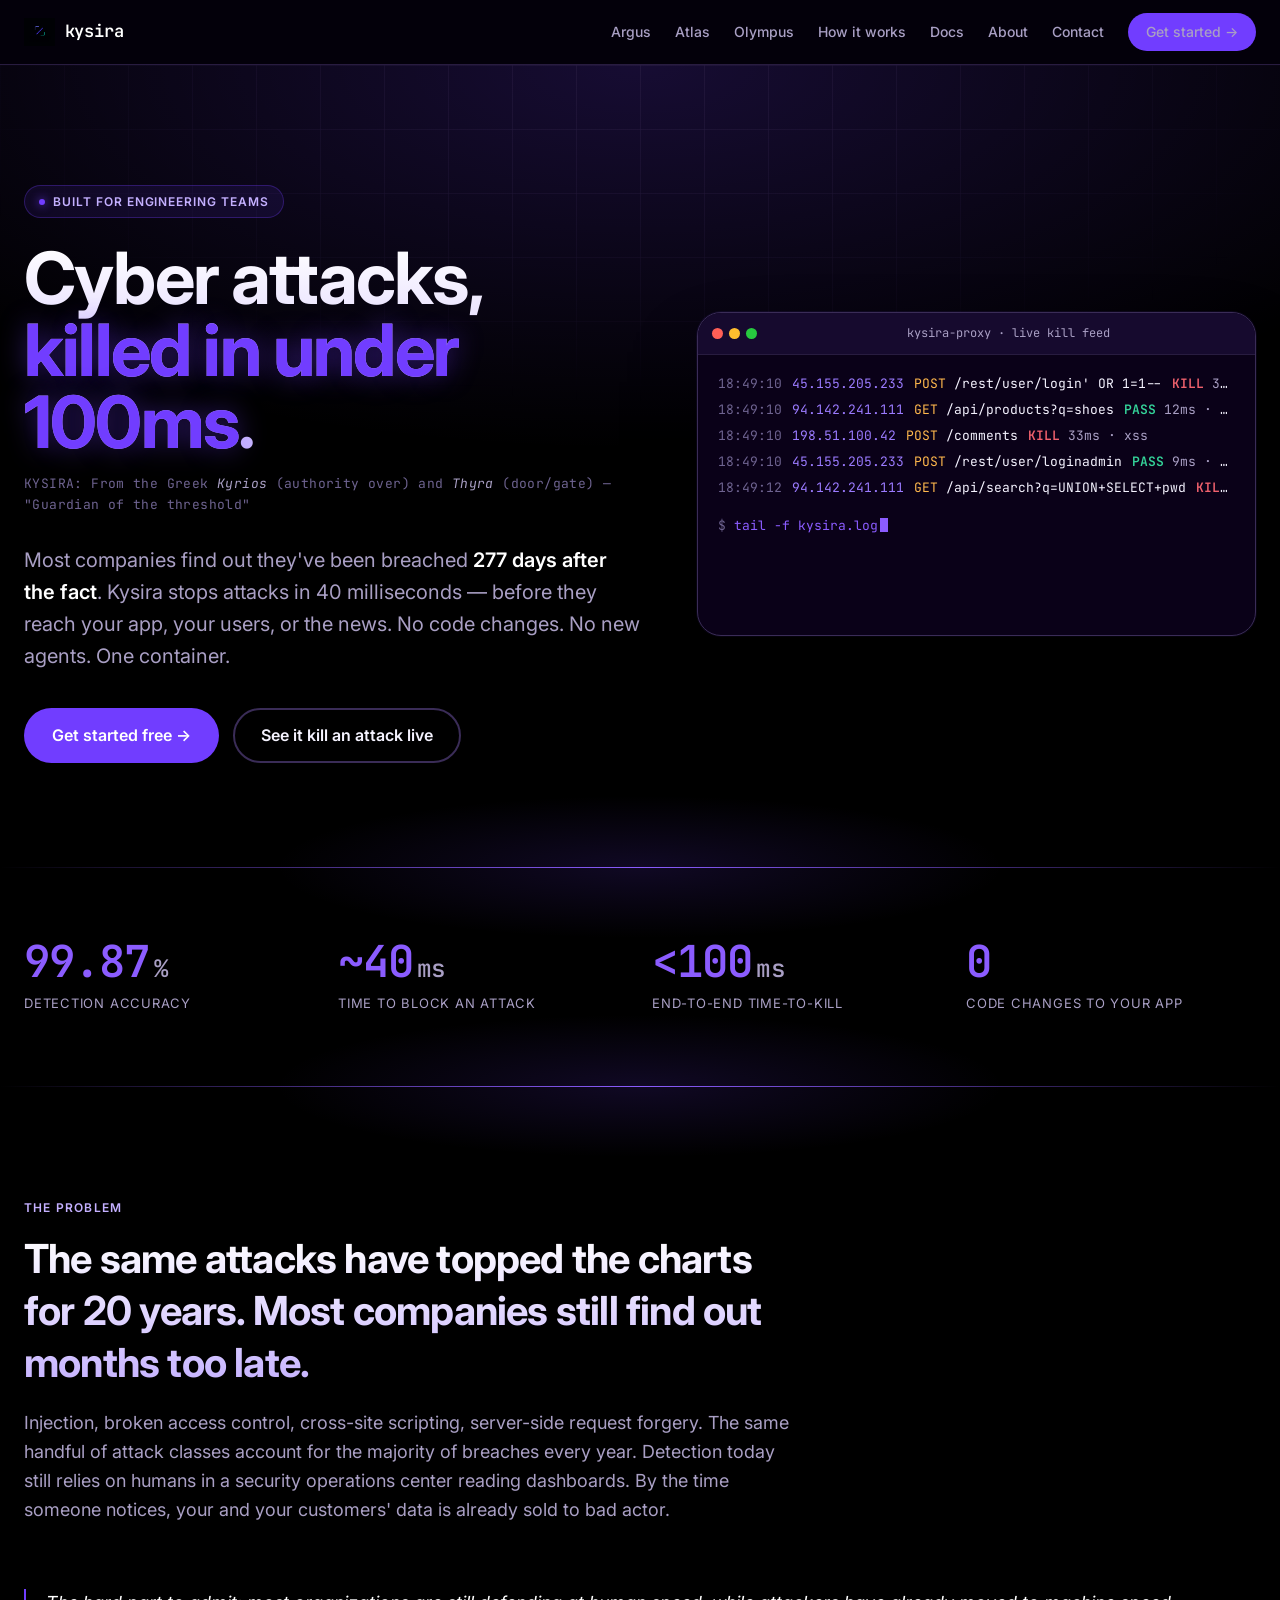
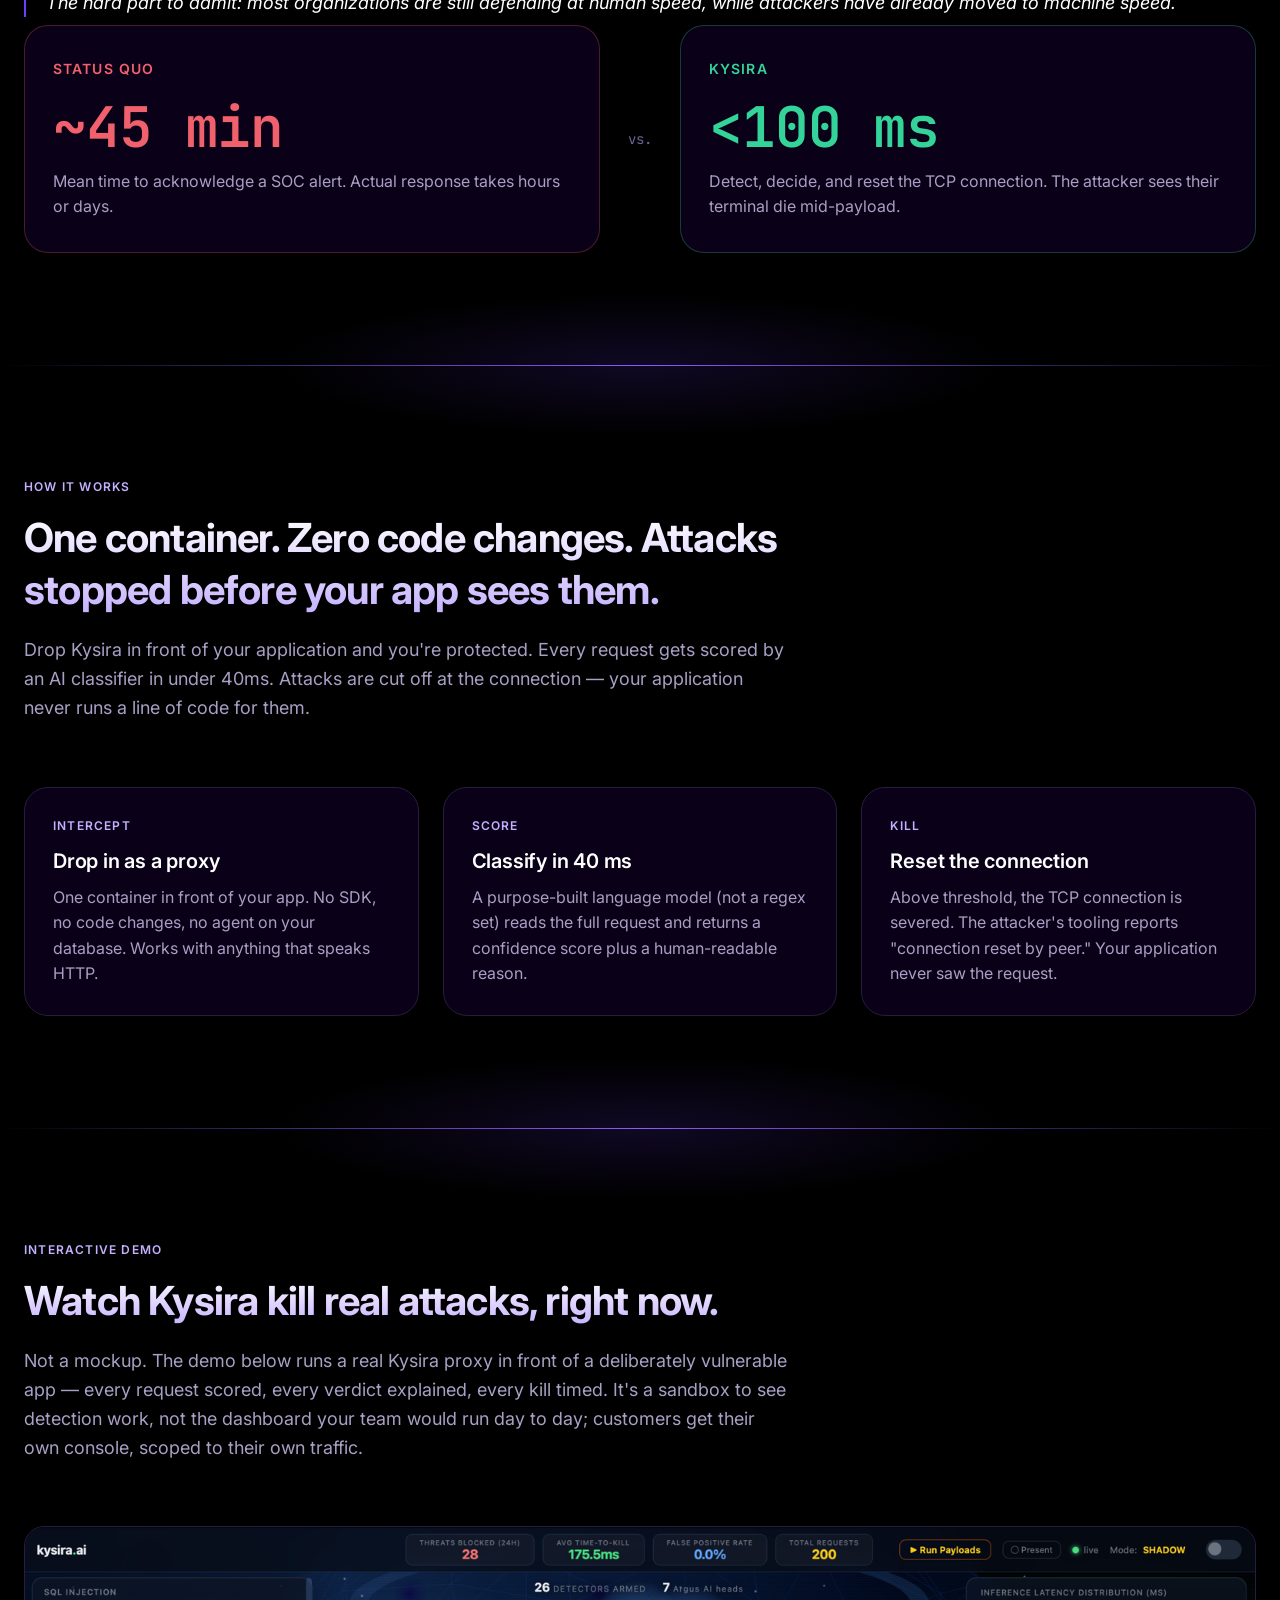
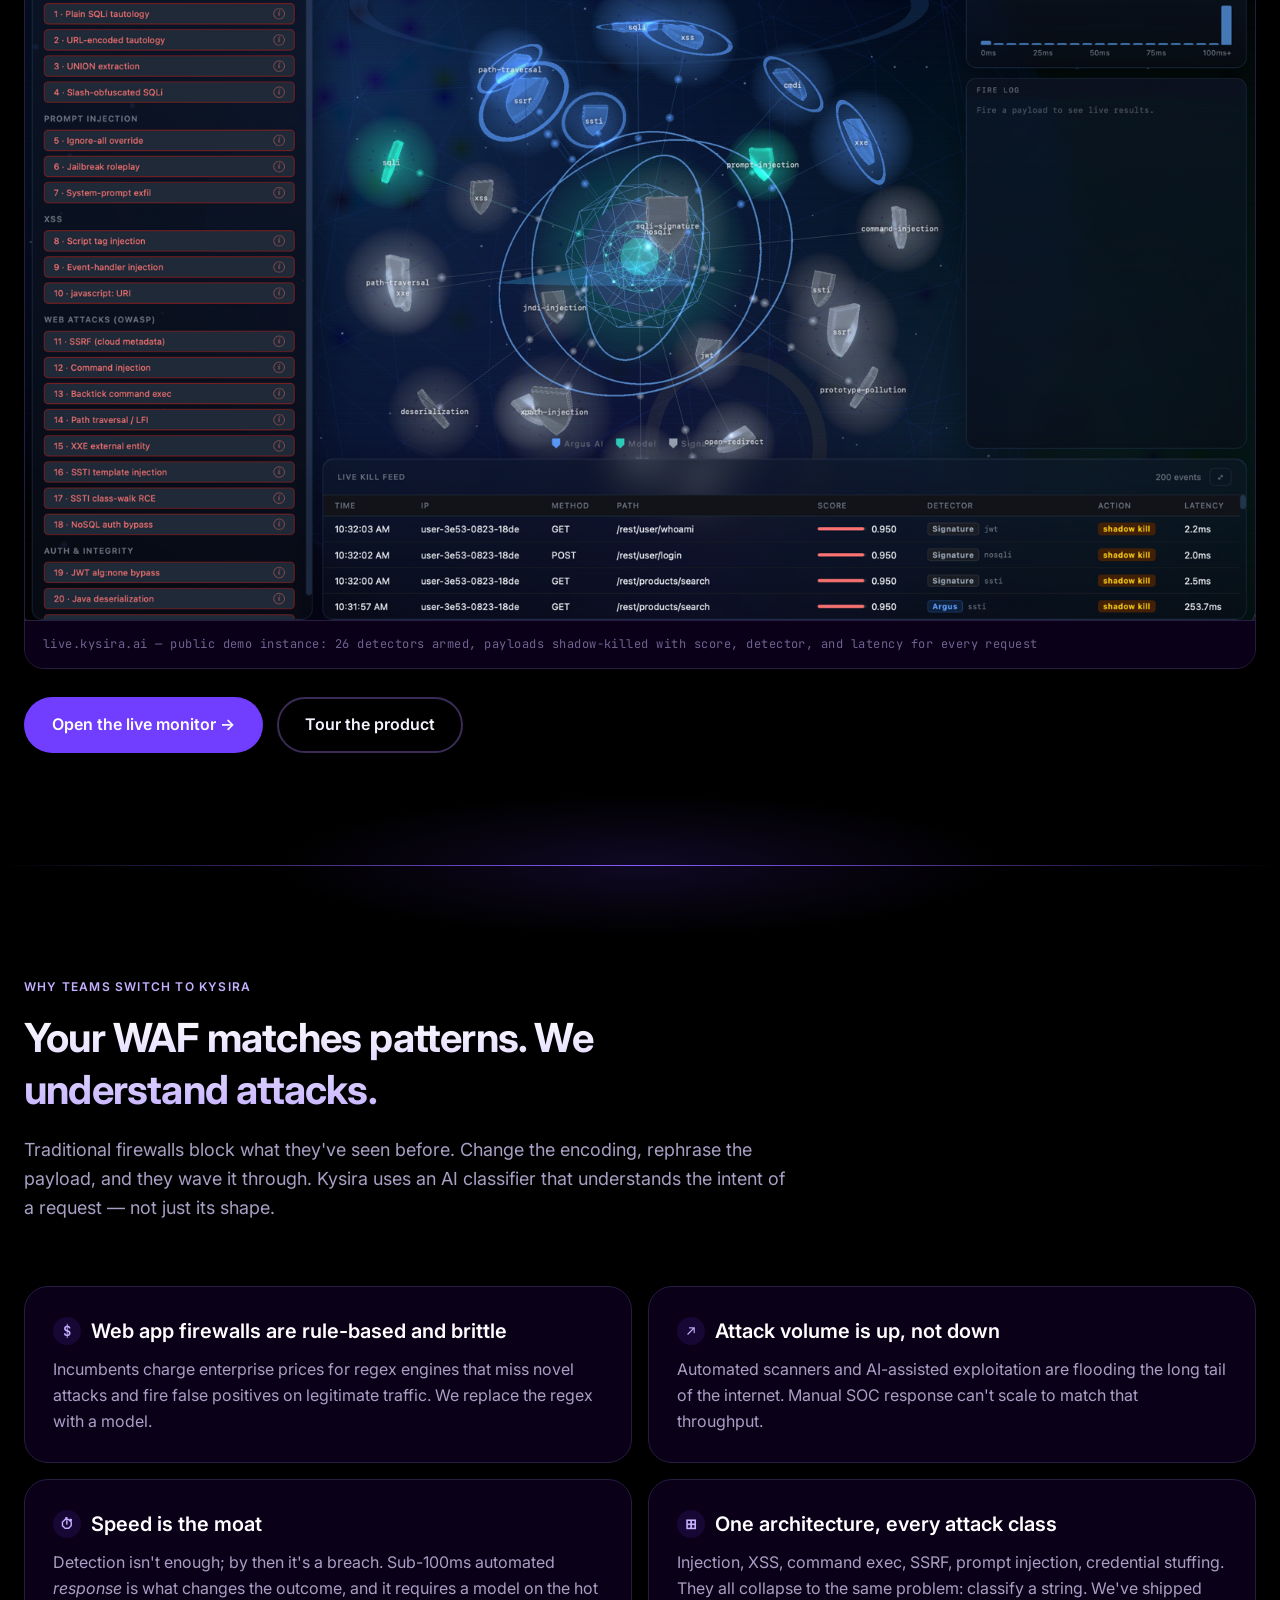
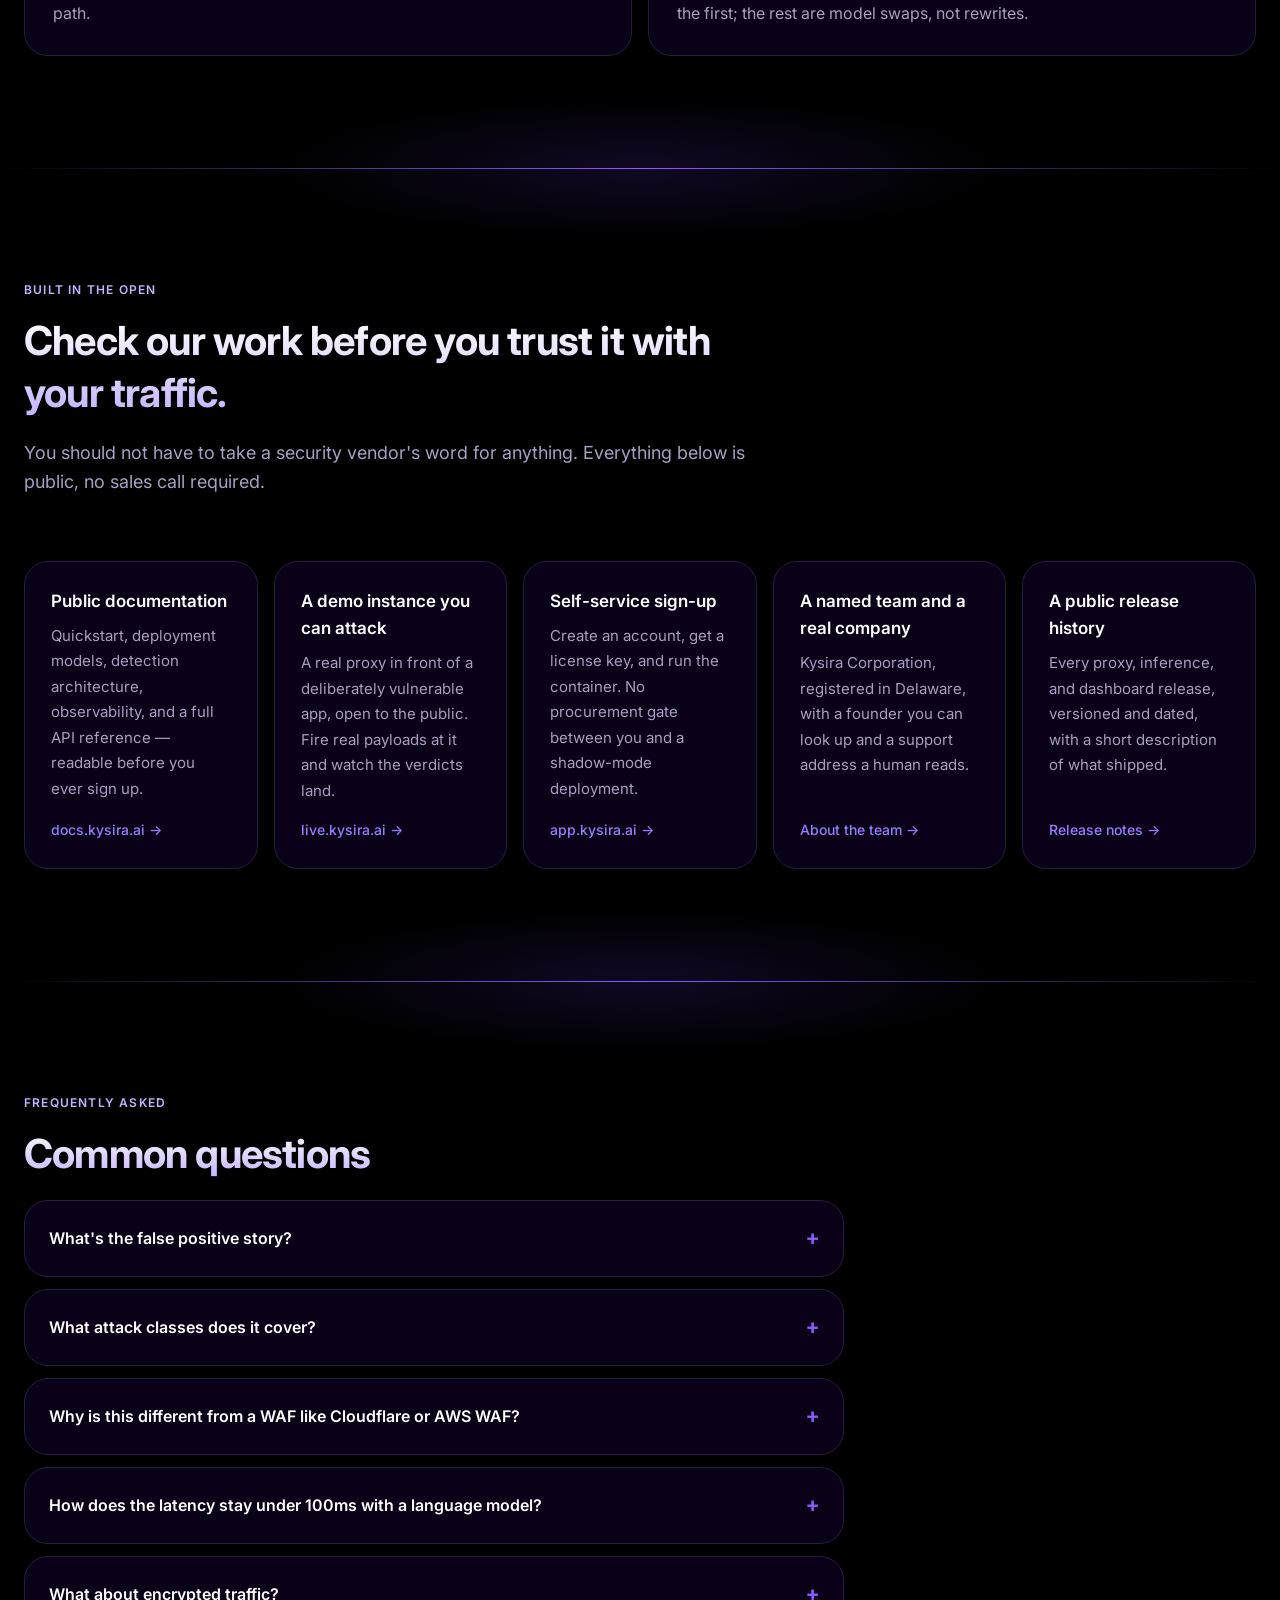
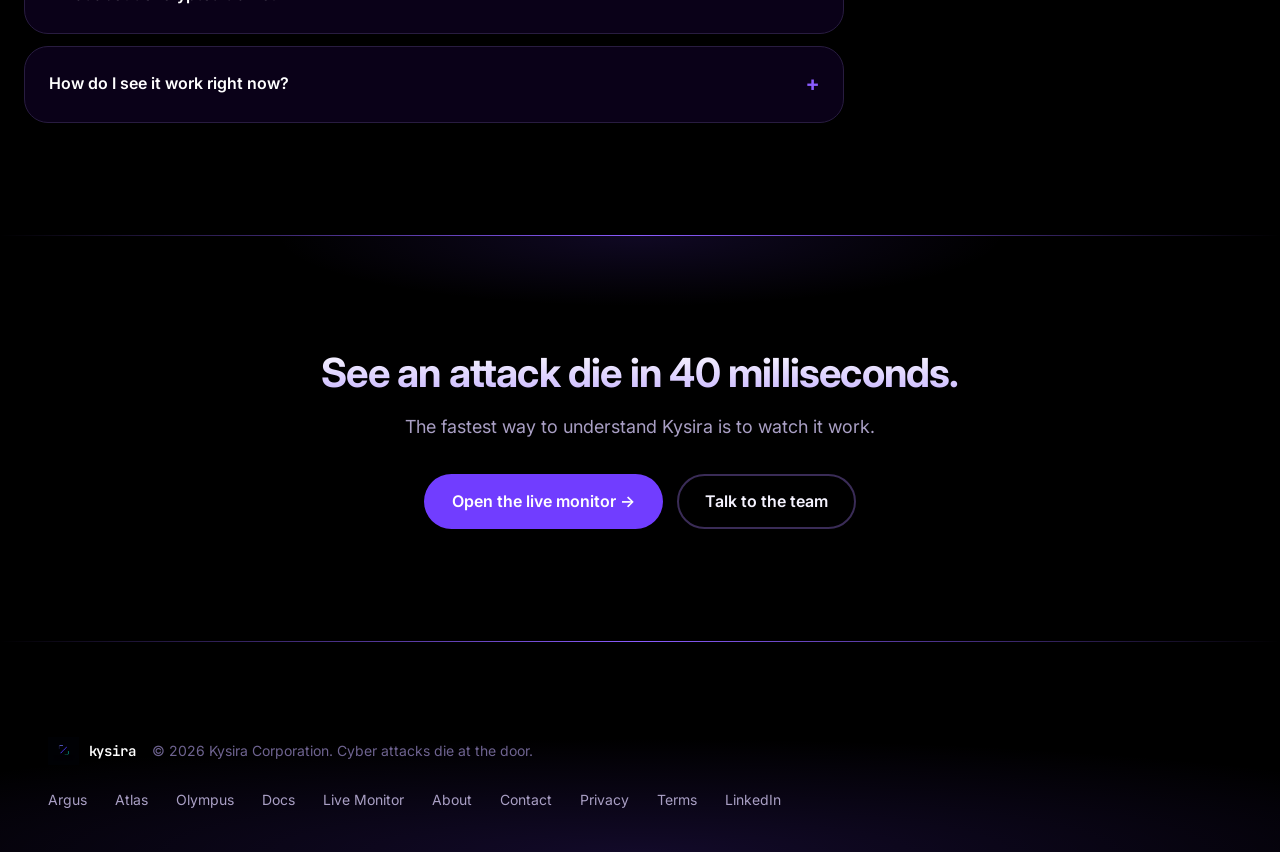
<file: index.html>
<!doctype html>
<html lang="en">
<head>
<meta charset="utf-8" />
<meta name="viewport" content="width=device-width,initial-scale=1" />
<title>Kysira: Cyber attacks, killed in under 100ms</title>
<meta name="description" content="Kysira is an AI reverse proxy that scores every HTTP request and kills web application attacks (injection, XSS, credential stuffing, and more) in under 100ms, before they reach your stack." />
<meta name="theme-color" content="#000000" />

<!-- Open Graph -->
<meta property="og:title" content="Kysira: Cyber attacks, killed in under 100ms" />
<meta property="og:description" content="An AI reverse proxy that scores every request and kills application-layer attacks at machine speed." />
<meta property="og:type" content="website" />
<meta property="og:url" content="https://kysira.github.io/" />

<link rel="preconnect" href="https://fonts.googleapis.com">
<link rel="preconnect" href="https://fonts.gstatic.com" crossorigin>
<link href="https://fonts.googleapis.com/css2?family=Inter:wght@400;500;600;700&family=JetBrains+Mono:wght@400;500;600&display=swap" rel="stylesheet">
<link rel="stylesheet" href="assets/css/styles.css">

</head>

<!-- Google tag (gtag.js) -->
<script async src="https://www.googletagmanager.com/gtag/js?id=G-09EENK375X"></script>
<script>
  window.dataLayer = window.dataLayer || [];
  function gtag(){dataLayer.push(arguments);}
  gtag('js', new Date());

  gtag('config', 'G-09EENK375X');
</script>
<body>

<nav class="top">
  <div class="wrap">
    <a class="brand" href="#top">
      <img src="assets/images/kysira-logo.png" alt="" class="brand-logo" aria-hidden="true" />
      kysira
    </a>
    <div class="links">
      <a href="/argus.html">Argus</a>
      <a href="/atlas.html">Atlas</a>
      <a href="/olympus.html">Olympus</a>
      <a href="#how">How it works</a>
      <a href="https://docs.kysira.ai" target="_blank" rel="noopener">Docs</a>
      <a href="/about.html">About</a>
      <a href="/contact.html">Contact</a>
      <a class="cta" href="https://app.kysira.ai/register" target="_blank" rel="noopener">Get started →</a>
    </div>
  </div>
</nav>

<section class="hero" id="top">
  <div class="wrap">
    <div class="hero-grid">
      <div>
        <span class="eyebrow">Built for engineering teams</span>
        <h1 class="headline">
          Cyber attacks, <em>killed in under 100ms</em>.
        </h1>
        <p class="etymology">KYSIRA: From the Greek <em>Kyrios</em> (authority over) and <em>Thyra</em> (door/gate) — "Guardian of the threshold"</p>
        <p class="lede">
          Most companies find out they've been breached <strong>277 days after the fact</strong>.
          Kysira stops attacks in 40 milliseconds — before they reach your app, your users, or the news.
          No code changes. No new agents. One container.
        </p>
        <div class="hero-cta">
          <a class="btn btn-primary" href="https://app.kysira.ai/register" target="_blank" rel="noopener">
            Get started free →
          </a>
          <a class="btn btn-ghost" href="https://live.kysira.ai" target="_blank" rel="noopener">See it kill an attack live</a>
        </div>
      </div>

      <div class="terminal" aria-hidden="true">
        <div class="term-bar">
          <div class="term-dots"><span></span><span></span><span></span></div>
          <div class="term-title">kysira-proxy · live kill feed</div>
        </div>
        <div class="term-body">
          <div class="term-feed" id="feed"></div>
          <div class="term-prompt">tail -f kysira.log<span class="cur"></span></div>
        </div>
      </div>
    </div>
  </div>
</section>

<section class="stats">
  <div class="wrap">
    <div class="stat-grid">
      <div class="stat">
        <div class="num">99.87<small>%</small></div>
        <div class="label">Detection accuracy</div>
      </div>
      <div class="stat">
        <div class="num">~40<small>ms</small></div>
        <div class="label">Time to block an attack</div>
      </div>
      <div class="stat">
        <div class="num">&lt;100<small>ms</small></div>
        <div class="label">End-to-end time-to-kill</div>
      </div>
      <div class="stat">
        <div class="num">0</div>
        <div class="label">Code changes to your app</div>
      </div>
    </div>
  </div>
</section>

<section class="block" id="problem">
  <div class="wrap">
    <div class="section-eyebrow">The problem</div>
    <h2>The same attacks have topped the charts for 20 years. Most companies still find out months too late.</h2>
    <p class="lead">
      Injection, broken access control, cross-site scripting, server-side request forgery. The same handful
      of attack classes account for the majority of breaches every year. Detection today still relies on humans
      in a security operations center reading dashboards. By the time someone notices, your and your customers' data is already sold to bad actor.
    </p>
    <p class="pull-quote">The hard part to admit: most organizations are still defending at human speed, while attackers have already moved to machine speed.</p>

    <div class="compare">
      <div class="col bad">
        <h3>Status quo</h3>
        <div class="big">~45 min</div>
        <p>Mean time to acknowledge a SOC alert. Actual response takes hours or days.</p>
      </div>
      <div class="vs">vs.</div>
      <div class="col good">
        <h3>Kysira</h3>
        <div class="big">&lt;100 ms</div>
        <p>Detect, decide, and reset the TCP connection. The attacker sees their terminal die mid-payload.</p>
      </div>
    </div>
  </div>
</section>

<section class="block" id="how">
  <div class="wrap">
    <div class="section-eyebrow">How it works</div>
    <h2>One container. Zero code changes. Attacks stopped before your app sees them.</h2>
    <p class="lead">
      Drop Kysira in front of your application and you're protected. Every request gets scored by an AI classifier in under 40ms. Attacks are cut off at the connection — your application never runs a line of code for them.
    </p>

    <div class="steps">
      <div class="step">
        <div class="num">Intercept</div>
        <h4>Drop in as a proxy</h4>
        <p>One container in front of your app. No SDK, no code changes, no agent on your database. Works with anything that speaks HTTP.</p>
      </div>
      <div class="step">
        <div class="num">Score</div>
        <h4>Classify in 40 ms</h4>
        <p>A purpose-built language model (not a regex set) reads the full request and returns a confidence score plus a human-readable reason.</p>
      </div>
      <div class="step">
        <div class="num">Kill</div>
        <h4>Reset the connection</h4>
        <p>Above threshold, the TCP connection is severed. The attacker's tooling reports "connection reset by peer." Your application never saw the request.</p>
      </div>
    </div>
  </div>
</section>

<section class="block" id="product">
  <div class="wrap">
    <div class="section-eyebrow">Interactive demo</div>
    <h2>Watch Kysira kill real attacks, right now.</h2>
    <p class="lead">
      Not a mockup. The demo below runs a real Kysira proxy in front of a deliberately vulnerable app — every request scored, every verdict explained, every kill timed. It's a sandbox to see detection work, not the dashboard your team would run day to day; customers get their own console, scoped to their own traffic.
    </p>

    <figure class="showcase">
      <img src="assets/images/screenshots/live-monitor.png" alt="Kysira live threat monitor: 26 detectors armed, an attack-surface constellation of detector types (SQLi, XSS, SSRF, prompt injection, command injection, and more), and a live kill feed with per-request scores and latencies" width="1600" height="901" />
      <figcaption>live.kysira.ai — public demo instance: 26 detectors armed, payloads shadow-killed with score, detector, and latency for every request</figcaption>
    </figure>

    <div class="showcase-links">
      <a class="btn btn-primary" href="https://live.kysira.ai" target="_blank" rel="noopener">Open the live monitor →</a>
      <a class="btn btn-ghost" href="/product.html">Tour the product</a>
    </div>
  </div>
</section>

<section class="block" id="why">
  <div class="wrap">
    <div class="section-eyebrow">Why teams switch to Kysira</div>
    <h2>Your WAF matches patterns. We understand attacks.</h2>
    <p class="lead">
      Traditional firewalls block what they've seen before. Change the encoding, rephrase the payload, and they wave it through. Kysira uses an AI classifier that understands the intent of a request — not just its shape.
    </p>

    <div class="why-grid">
      <div class="why-card">
        <h4><span class="icon">$</span>Web app firewalls are rule-based and brittle</h4>
        <p>Incumbents charge enterprise prices for regex engines that miss novel attacks and fire false positives on legitimate traffic. We replace the regex with a model.</p>
      </div>
      <div class="why-card">
        <h4><span class="icon">↗</span>Attack volume is up, not down</h4>
        <p>Automated scanners and AI-assisted exploitation are flooding the long tail of the internet. Manual SOC response can't scale to match that throughput.</p>
      </div>
      <div class="why-card">
        <h4><span class="icon">⏱</span>Speed is the moat</h4>
        <p>Detection isn't enough; by then it's a breach. Sub-100ms automated <em>response</em> is what changes the outcome, and it requires a model on the hot path.</p>
      </div>
      <div class="why-card">
        <h4><span class="icon">⊞</span>One architecture, every attack class</h4>
        <p>Injection, XSS, command exec, SSRF, prompt injection, credential stuffing. They all collapse to the same problem: classify a string. We've shipped the first; the rest are model swaps, not rewrites.</p>
      </div>
    </div>
  </div>
</section>

<!-- <section class="block" id="social">
  <div class="wrap">
    <div class="section-eyebrow">What security teams are saying</div>
    <h2>Early teams are watching attacks stop in real time.</h2>
    <div class="testimonials">
      <div class="testimonial">
        <p class="quote">"We ran Kysira in shadow mode for three days before going active. It would have blocked 47 requests our WAF let through. That alone justified the switch."</p>
        <div class="attribution">
          <div class="attr-name">Head of Security</div>
          <div class="attr-role">Series B SaaS company</div>
        </div>
      </div>
      <div class="testimonial">
        <p class="quote">"Our previous setup flagged attacks after they'd already hit the database. Kysira stops them before our app even sees the request. That's a fundamentally different category of tool."</p>
        <div class="attribution">
          <div class="attr-name">VP of Engineering</div>
          <div class="attr-role">Fintech platform</div>
        </div>
      </div>
      <div class="testimonial">
        <p class="quote">"The 40ms number sounds like marketing until you watch it happen on the live demo. It just kills the request. Done. We were sold in the first five minutes."</p>
        <div class="attribution">
          <div class="attr-name">CTO</div>
          <div class="attr-role">Healthcare technology company</div>
        </div>
      </div>
    </div>
  </div>
</section> -->

<section class="block" id="trust">
  <div class="wrap">
    <div class="section-eyebrow">Built in the open</div>
    <h2>Check our work before you trust it with your traffic.</h2>
    <p class="lead">
      You should not have to take a security vendor's word for anything. Everything below is public, no sales call required.
    </p>

    <div class="trust-grid">
      <div class="trust-card">
        <h4>Public documentation</h4>
        <p>Quickstart, deployment models, detection architecture, observability, and a full API reference — readable before you ever sign up.</p>
        <a href="https://docs.kysira.ai" target="_blank" rel="noopener">docs.kysira.ai →</a>
      </div>
      <div class="trust-card">
        <h4>A demo instance you can attack</h4>
        <p>A real proxy in front of a deliberately vulnerable app, open to the public. Fire real payloads at it and watch the verdicts land.</p>
        <a href="https://live.kysira.ai" target="_blank" rel="noopener">live.kysira.ai →</a>
      </div>
      <div class="trust-card">
        <h4>Self-service sign-up</h4>
        <p>Create an account, get a license key, and run the container. No procurement gate between you and a shadow-mode deployment.</p>
        <a href="https://app.kysira.ai/register" target="_blank" rel="noopener">app.kysira.ai →</a>
      </div>
      <div class="trust-card">
        <h4>A named team and a real company</h4>
        <p>Kysira Corporation, registered in Delaware, with a founder you can look up and a support address a human reads.</p>
        <a href="/about.html">About the team →</a>
      </div>
      <div class="trust-card">
        <h4>A public release history</h4>
        <p>Every proxy, inference, and dashboard release, versioned and dated, with a short description of what shipped.</p>
        <a href="https://docs.kysira.ai/releases/" target="_blank" rel="noopener">Release notes →</a>
      </div>
    </div>
  </div>
</section>

<section class="block" id="faq">
  <div class="wrap">
    <div class="section-eyebrow">Frequently asked</div>
    <h2>Common questions</h2>

    <div class="faq">
      <details class="qa">
        <summary>What's the false positive story?</summary>
        <p>Kysira ships in <strong>shadow mode</strong> by default, logging every decision and adding headers while requests still pass through. Operators run it for a week, review the would-have-killed events, then flip a single toggle to active. False positives become observable before they become incidents.</p>
      </details>
      <details class="qa">
        <summary>What attack classes does it cover?</summary>
        <p>Kysira protects against all common OWASP attack classes: SQL injection, cross-site scripting, command injection, SSRF, prompt injection, credential stuffing, and more. Each is defended by a tailored model purpose-built for that threat. Our system continuously monitors traffic in real time, so even novel attacks that have never been seen before are caught and stopped fast.</p>
      </details>
      <details class="qa">
        <summary>Why is this different from a WAF like Cloudflare or AWS WAF?</summary>
        <p>WAFs are rule engines. They match patterns. Kysira is a language model that understands the structure of an attack regardless of obfuscation, encoding, or novel phrasing. It also gives you a reason for every decision, which a regex can't.</p>
      </details>
      <details class="qa">
        <summary>How does the latency stay under 100ms with a language model?</summary>
        <p>We use compact, purpose-built classifiers (not a general-purpose LLM), quantized and baked into the container image so there's no cold start. They run on CPU; no GPU required. The proxy and inference sidecar communicate over loopback, adding under a millisecond. Total budget end-to-end: well under 100ms on commodity hardware.</p>
      </details>
      <details class="qa">
        <summary>What about encrypted traffic?</summary>
        <p>Kysira terminates TLS at the proxy (or runs behind your existing TLS terminator like Caddy or Cloudflare). It only inspects what your application would have seen anyway. No novel decryption required.</p>
      </details>
      <details class="qa">
        <summary>How do I see it work right now?</summary>
        <p>Hit the <a href="https://live.kysira.ai" target="_blank" rel="noopener">live monitor</a>. It's a deliberately vulnerable web app sitting behind a real Kysira proxy, running for anyone to try — not a customer environment. Fire an attack payload and watch it get scored and killed in real time. Customers get their own dashboard, scoped to their own traffic, after signing up.</p>
      </details>
    </div>
  </div>
</section>

<section class="cta-band">
  <div class="wrap">
    <h2>See an attack die in 40 milliseconds.</h2>
    <p>The fastest way to understand Kysira is to watch it work.</p>
    <div class="btns">
      <a class="btn btn-primary" href="https://live.kysira.ai" target="_blank" rel="noopener">Open the live monitor →</a>
      <a class="btn btn-ghost" href="https://forms.gle/uwxGqxLvbDer7f1r8">Talk to the team</a>
    </div>
  </div>
</section>

<footer>
  <div class="wrap">
    <div class="left">
      <a class="brand" href="#top">
        <img src="assets/images/kysira-logo.png" alt="" class="brand-logo" aria-hidden="true" />
        kysira
      </a>
      <span class="copy">© 2026 Kysira Corporation. Cyber attacks die at the door.</span>
    </div>
    <div>
      <a href="/argus.html">Argus</a>
      <a href="/atlas.html">Atlas</a>
      <a href="/olympus.html">Olympus</a>
      <a href="https://docs.kysira.ai" target="_blank" rel="noopener">Docs</a>
      <a href="https://live.kysira.ai" target="_blank" rel="noopener">Live Monitor</a>
      <a href="/about.html">About</a>
      <a href="/contact.html">Contact</a>
      <a href="/privacy.html">Privacy</a>
      <a href="/terms.html">Terms</a>
      <a href="https://www.linkedin.com/company/kysira/" target="_blank" rel="noopener">LinkedIn</a>
    </div>
  </div>
</footer>

<script src="assets/js/main.js" defer></script>

</body>
</html>
</file>
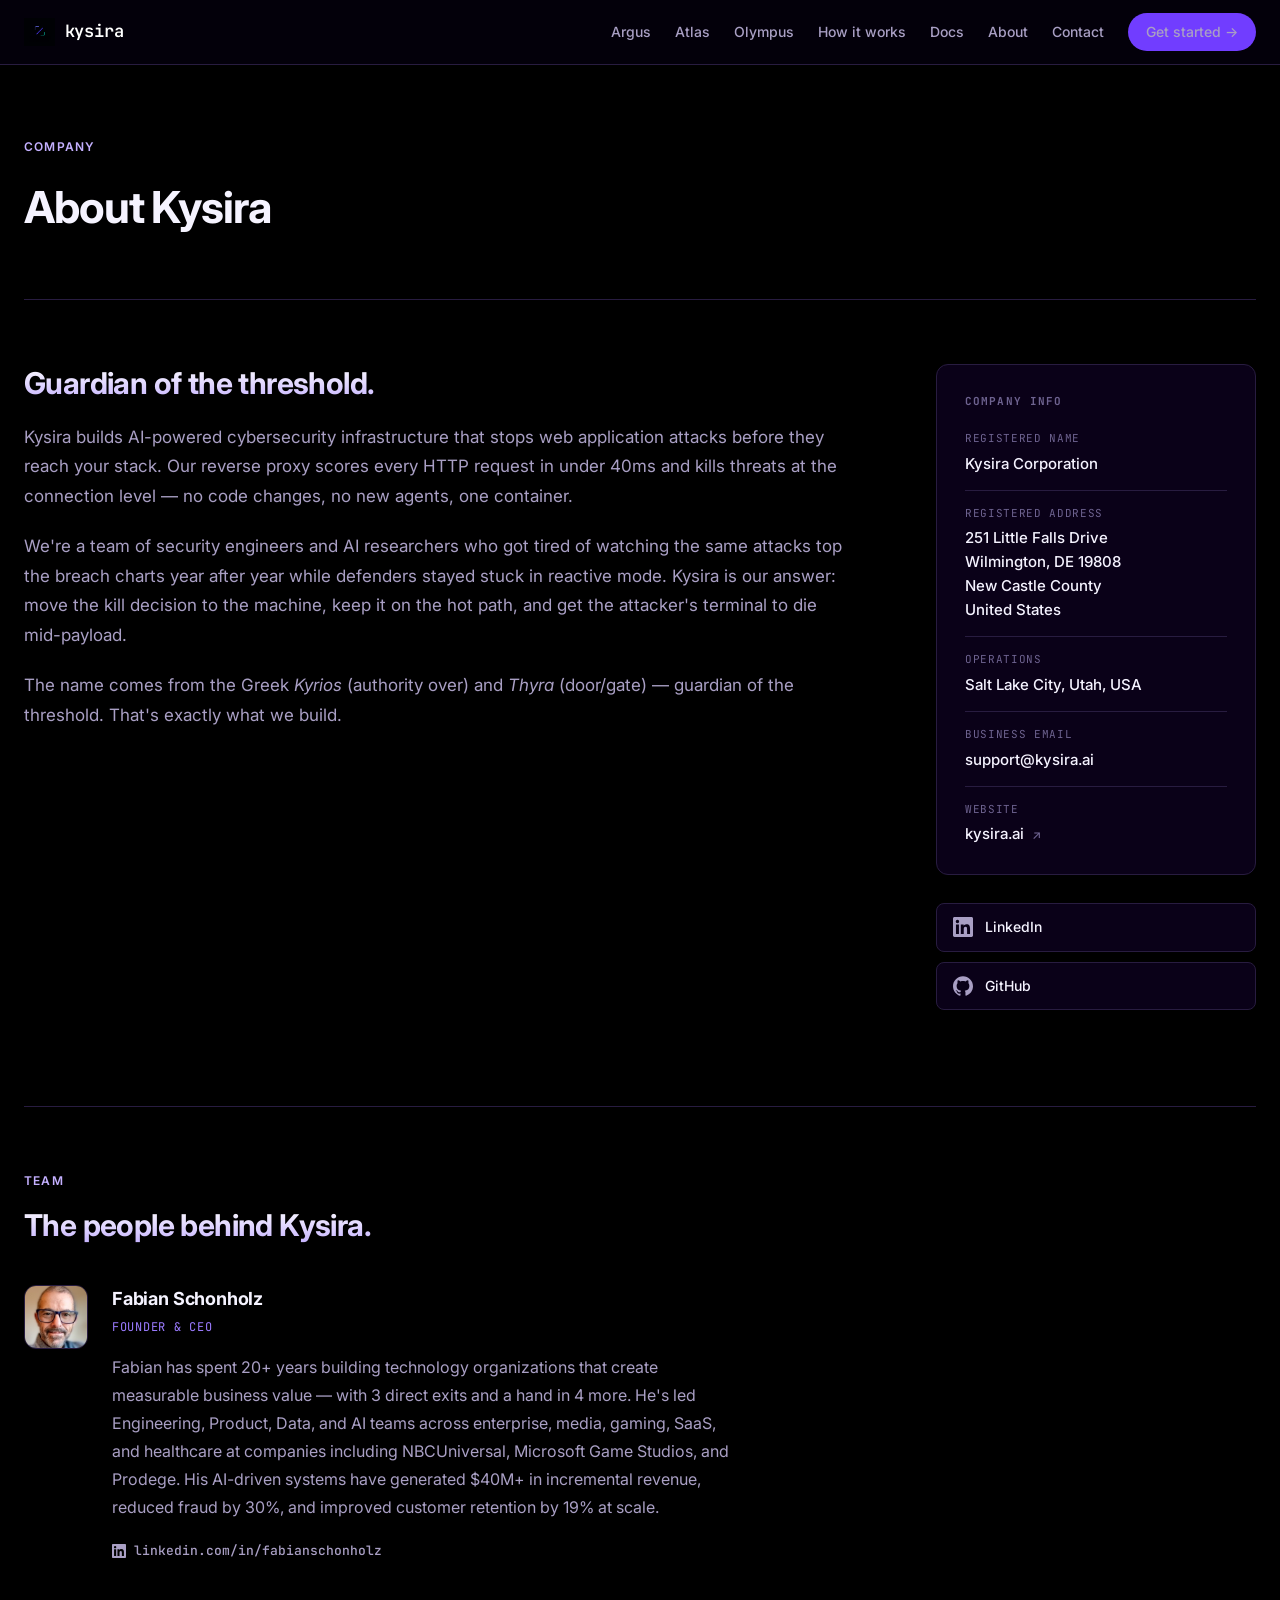
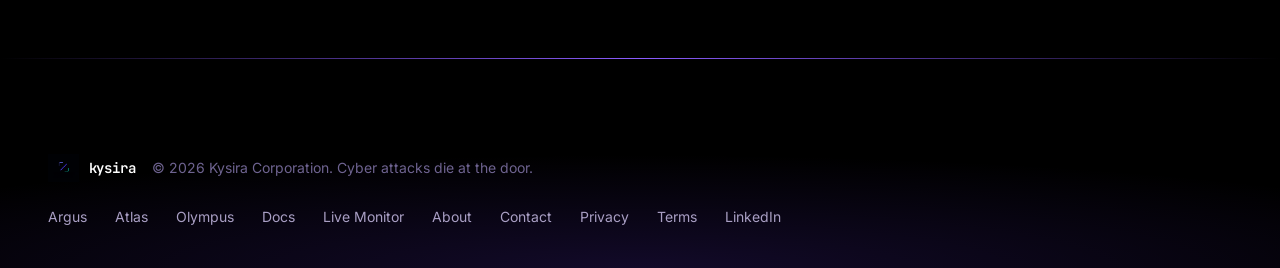
<file: about.html>
<!doctype html>
<html lang="en">
<head>
<meta charset="utf-8" />
<meta name="viewport" content="width=device-width,initial-scale=1" />
<title>About — Kysira</title>
<meta name="description" content="Kysira is an AI-powered cybersecurity company based in Salt Lake City, UT." />
<meta name="theme-color" content="#060c0f" />

<link rel="preconnect" href="https://fonts.googleapis.com">
<link rel="preconnect" href="https://fonts.gstatic.com" crossorigin>
<link href="https://fonts.googleapis.com/css2?family=Inter:wght@400;500;600;700&family=JetBrains+Mono:wght@400;500;600&display=swap" rel="stylesheet">
<link rel="stylesheet" href="assets/css/styles.css">

<style>
  .about-header {
    padding: 72px 0 56px;
    border-bottom: 1px solid var(--border);
  }
  .about-header h1 {
    font-size: clamp(28px, 4vw, 44px);
    font-weight: 700;
    letter-spacing: -0.025em;
    margin: 16px 0 0;
  }
  .about-body {
    padding: 64px 0 96px;
    display: grid;
    grid-template-columns: minmax(0, 1fr) 320px;
    gap: 80px;
    align-items: start;
  }
  @media (max-width: 820px) {
    .about-body { grid-template-columns: 1fr; gap: 48px; }
  }
  .about-body p {
    color: var(--text-muted);
    font-size: 17px;
    line-height: 1.75;
    margin: 0 0 20px;
  }
  .about-body h2 {
    font-size: clamp(22px, 3vw, 30px);
    font-weight: 700;
    letter-spacing: -0.02em;
    margin: 0 0 20px;
  }
  /* Info card */
  .info-card {
    background: var(--bg-panel);
    border: 1px solid var(--border);
    border-radius: 12px;
    padding: 28px;
    position: sticky;
    top: 84px;
  }
  .info-card h3 {
    font-family: var(--mono);
    font-size: 11px;
    color: var(--text-dim);
    letter-spacing: 0.1em;
    text-transform: uppercase;
    margin: 0 0 20px;
  }
  .info-row {
    display: flex;
    flex-direction: column;
    gap: 4px;
    padding: 14px 0;
    border-bottom: 1px solid var(--border);
  }
  .info-row:last-child { border-bottom: none; padding-bottom: 0; }
  .info-row:first-of-type { padding-top: 0; }
  .info-label {
    font-family: var(--mono);
    font-size: 11px;
    color: var(--text-dim);
    letter-spacing: 0.06em;
    text-transform: uppercase;
  }
  .info-value {
    font-size: 15px;
    color: var(--text);
    font-weight: 500;
  }
  .info-value a {
    color: var(--text);
    display: flex;
    align-items: center;
    gap: 8px;
  }
  .info-value a:hover { color: var(--fg-brand); text-decoration: none; }
  /* External link icon */
  .ext::after {
    content: "↗";
    font-size: 12px;
    color: var(--text-dim);
  }
  /* Team section */
  .team-section {
    padding: 64px 0 96px;
    border-top: 1px solid var(--border);
  }
  .team-section h2 {
    font-size: clamp(22px, 3vw, 30px);
    font-weight: 700;
    letter-spacing: -0.02em;
    margin: 0 0 40px;
  }
  .team-card {
    display: grid;
    grid-template-columns: 64px 1fr;
    gap: 24px;
    align-items: start;
    max-width: 720px;
  }
  .team-avatar {
    width: 64px; height: 64px;
    border-radius: 12px;
    overflow: hidden;
    flex-shrink: 0;
    border: 1px solid var(--border);
  }
  .team-avatar img {
    width: 100%; height: 100%;
    object-fit: cover;
    display: block;
  }
  .team-info { display: flex; flex-direction: column; gap: 4px; }
  .team-name {
    font-size: 18px; font-weight: 700;
    color: var(--text); letter-spacing: -0.01em;
  }
  .team-title {
    font-family: var(--mono); font-size: 12px;
    color: var(--fg-brand); letter-spacing: 0.06em;
    text-transform: uppercase; margin-bottom: 12px;
  }
  .team-bio {
    font-size: 16px; color: var(--text-muted);
    line-height: 1.75; margin: 0 0 16px;
  }
  .team-link {
    display: inline-flex; align-items: center; gap: 8px;
    font-size: 13px; font-weight: 500; color: var(--text-muted);
    font-family: var(--mono);
  }
  .team-link:hover { color: var(--fg-brand); text-decoration: none; }
  .team-link svg { width: 14px; height: 14px; }
  /* Social links */
  .social-links {
    display: flex;
    flex-direction: column;
    gap: 10px;
    margin-top: 28px;
  }
  .social-link {
    display: flex;
    align-items: center;
    gap: 12px;
    padding: 12px 16px;
    background: var(--bg-elev);
    border: 1px solid var(--border);
    border-radius: 8px;
    color: var(--text);
    font-size: 14px;
    font-weight: 500;
    transition: border-color 0.15s, color 0.15s;
  }
  .social-link:hover {
    border-color: var(--fg-brand);
    color: var(--fg-brand);
    text-decoration: none;
  }
  .social-icon {
    width: 20px;
    height: 20px;
    flex-shrink: 0;
    color: var(--text-muted);
  }
  .social-link:hover .social-icon { color: var(--fg-brand); }
</style>
</head>

<!-- Google tag (gtag.js) -->
<script async src="https://www.googletagmanager.com/gtag/js?id=G-09EENK375X"></script>
<script>
  window.dataLayer = window.dataLayer || [];
  function gtag(){dataLayer.push(arguments);}
  gtag('js', new Date());
  gtag('config', 'G-09EENK375X');
</script>
<body>

<nav class="top">
  <div class="wrap">
    <a class="brand" href="/">
      <img src="assets/images/kysira-logo.png" alt="" class="brand-logo" aria-hidden="true" />
      kysira
    </a>
    <div class="links">
      <a href="/argus.html">Argus</a>
      <a href="/atlas.html">Atlas</a>
      <a href="/olympus.html">Olympus</a>
      <a href="/#how">How it works</a>
      <a href="https://docs.kysira.ai" target="_blank" rel="noopener">Docs</a>
      <a href="/about.html">About</a>
      <a href="/contact.html">Contact</a>
      <a class="cta" href="https://app.kysira.ai/register" target="_blank" rel="noopener">Get started →</a>
    </div>
  </div>
</nav>

<div class="wrap">
  <div class="about-header">
    <div class="section-eyebrow">Company</div>
    <h1>About Kysira</h1>
  </div>

  <div class="about-body">
    <div>
      <h2>Guardian of the threshold.</h2>
      <p>Kysira builds AI-powered cybersecurity infrastructure that stops web application attacks before they reach your stack. Our reverse proxy scores every HTTP request in under 40ms and kills threats at the connection level — no code changes, no new agents, one container.</p>
      <p>We're a team of security engineers and AI researchers who got tired of watching the same attacks top the breach charts year after year while defenders stayed stuck in reactive mode. Kysira is our answer: move the kill decision to the machine, keep it on the hot path, and get the attacker's terminal to die mid-payload.</p>
      <p>The name comes from the Greek <em>Kyrios</em> (authority over) and <em>Thyra</em> (door/gate) — guardian of the threshold. That's exactly what we build.</p>
    </div>

    <aside>
      <div class="info-card">
        <h3>Company info</h3>
        <div class="info-row">
          <span class="info-label">Registered name</span>
          <span class="info-value">Kysira Corporation</span>
        </div>
        <div class="info-row">
          <span class="info-label">Registered address</span>
          <span class="info-value">251 Little Falls Drive<br>Wilmington, DE 19808<br>New Castle County<br>United States</span>
        </div>
        <div class="info-row">
          <span class="info-label">Operations</span>
          <span class="info-value">Salt Lake City, Utah, USA</span>
        </div>
        <div class="info-row">
          <span class="info-label">Business email</span>
          <span class="info-value"><a href="mailto:support@kysira.ai">support@kysira.ai</a></span>
        </div>
        <div class="info-row">
          <span class="info-label">Website</span>
          <span class="info-value"><a href="https://kysira.ai" class="ext">kysira.ai</a></span>
        </div>
      </div>

      <div class="social-links">
        <a class="social-link" href="https://www.linkedin.com/company/kysira/" target="_blank" rel="noopener">
          <svg class="social-icon" viewBox="0 0 24 24" fill="currentColor" aria-hidden="true">
            <path d="M20.447 20.452h-3.554v-5.569c0-1.328-.027-3.037-1.852-3.037-1.853 0-2.136 1.445-2.136 2.939v5.667H9.351V9h3.414v1.561h.046c.477-.9 1.637-1.85 3.37-1.85 3.601 0 4.267 2.37 4.267 5.455v6.286zM5.337 7.433a2.062 2.062 0 01-2.063-2.065 2.064 2.064 0 112.063 2.065zm1.782 13.019H3.555V9h3.564v11.452zM22.225 0H1.771C.792 0 0 .774 0 1.729v20.542C0 23.227.792 24 1.771 24h20.451C23.2 24 24 23.227 24 22.271V1.729C24 .774 23.2 0 22.222 0h.003z"/>
          </svg>
          LinkedIn
        </a>
        <a class="social-link" href="https://github.com/kysira" target="_blank" rel="noopener">
          <svg class="social-icon" viewBox="0 0 24 24" fill="currentColor" aria-hidden="true">
            <path d="M12 .297c-6.63 0-12 5.373-12 12 0 5.303 3.438 9.8 8.205 11.385.6.113.82-.258.82-.577 0-.285-.01-1.04-.015-2.04-3.338.724-4.042-1.61-4.042-1.61C4.422 18.07 3.633 17.7 3.633 17.7c-1.087-.744.084-.729.084-.729 1.205.084 1.838 1.236 1.838 1.236 1.07 1.835 2.809 1.305 3.495.998.108-.776.417-1.305.76-1.605-2.665-.3-5.466-1.332-5.466-5.93 0-1.31.465-2.38 1.235-3.22-.135-.303-.54-1.523.105-3.176 0 0 1.005-.322 3.3 1.23.96-.267 1.98-.399 3-.405 1.02.006 2.04.138 3 .405 2.28-1.552 3.285-1.23 3.285-1.23.645 1.653.24 2.873.12 3.176.765.84 1.23 1.91 1.23 3.22 0 4.61-2.805 5.625-5.475 5.92.42.36.81 1.096.81 2.22 0 1.606-.015 2.896-.015 3.286 0 .315.21.69.825.57C20.565 22.092 24 17.592 24 12.297c0-6.627-5.373-12-12-12"/>
          </svg>
          GitHub
        </a>
      </div>
    </aside>
  </div>
</div>

<div class="wrap">
  <div class="team-section">
    <div class="section-eyebrow">Team</div>
    <h2>The people behind Kysira.</h2>
    <div class="team-card">
      <div class="team-avatar">
        <img src="assets/images/fabian-schonholz.jpg" alt="Fabian Schonholz" />
      </div>
      <div class="team-info">
        <div class="team-name">Fabian Schonholz</div>
        <div class="team-title">Founder &amp; CEO</div>
        <p class="team-bio">Fabian has spent 20+ years building technology organizations that create measurable business value — with 3 direct exits and a hand in 4 more. He's led Engineering, Product, Data, and AI teams across enterprise, media, gaming, SaaS, and healthcare at companies including NBCUniversal, Microsoft Game Studios, and Prodege. His AI-driven systems have generated $40M+ in incremental revenue, reduced fraud by 30%, and improved customer retention by 19% at scale.</p>
        <a class="team-link" href="https://www.linkedin.com/in/fabianschonholz/" target="_blank" rel="noopener">
          <svg viewBox="0 0 24 24" fill="currentColor" aria-hidden="true"><path d="M20.447 20.452h-3.554v-5.569c0-1.328-.027-3.037-1.852-3.037-1.853 0-2.136 1.445-2.136 2.939v5.667H9.351V9h3.414v1.561h.046c.477-.9 1.637-1.85 3.37-1.85 3.601 0 4.267 2.37 4.267 5.455v6.286zM5.337 7.433a2.062 2.062 0 01-2.063-2.065 2.064 2.064 0 112.063 2.065zm1.782 13.019H3.555V9h3.564v11.452zM22.225 0H1.771C.792 0 0 .774 0 1.729v20.542C0 23.227.792 24 1.771 24h20.451C23.2 24 24 23.227 24 22.271V1.729C24 .774 23.2 0 22.222 0h.003z"/></svg>
          linkedin.com/in/fabianschonholz
        </a>
      </div>
    </div>
  </div>
</div>

<footer>
  <div class="wrap">
    <div class="left">
      <a class="brand" href="/">
        <img src="assets/images/kysira-logo.png" alt="" class="brand-logo" aria-hidden="true" />
        kysira
      </a>
      <span class="copy">© 2026 Kysira Corporation. Cyber attacks die at the door.</span>
    </div>
    <div>
      <a href="/argus.html">Argus</a>
      <a href="/atlas.html">Atlas</a>
      <a href="/olympus.html">Olympus</a>
      <a href="https://docs.kysira.ai" target="_blank" rel="noopener">Docs</a>
      <a href="https://live.kysira.ai" target="_blank" rel="noopener">Live Monitor</a>
      <a href="/about.html">About</a>
      <a href="/contact.html">Contact</a>
      <a href="/privacy.html">Privacy</a>
      <a href="/terms.html">Terms</a>
      <a href="https://www.linkedin.com/company/kysira/" target="_blank" rel="noopener">LinkedIn</a>
    </div>
  </div>
</footer>

</body>
</html>
</file>
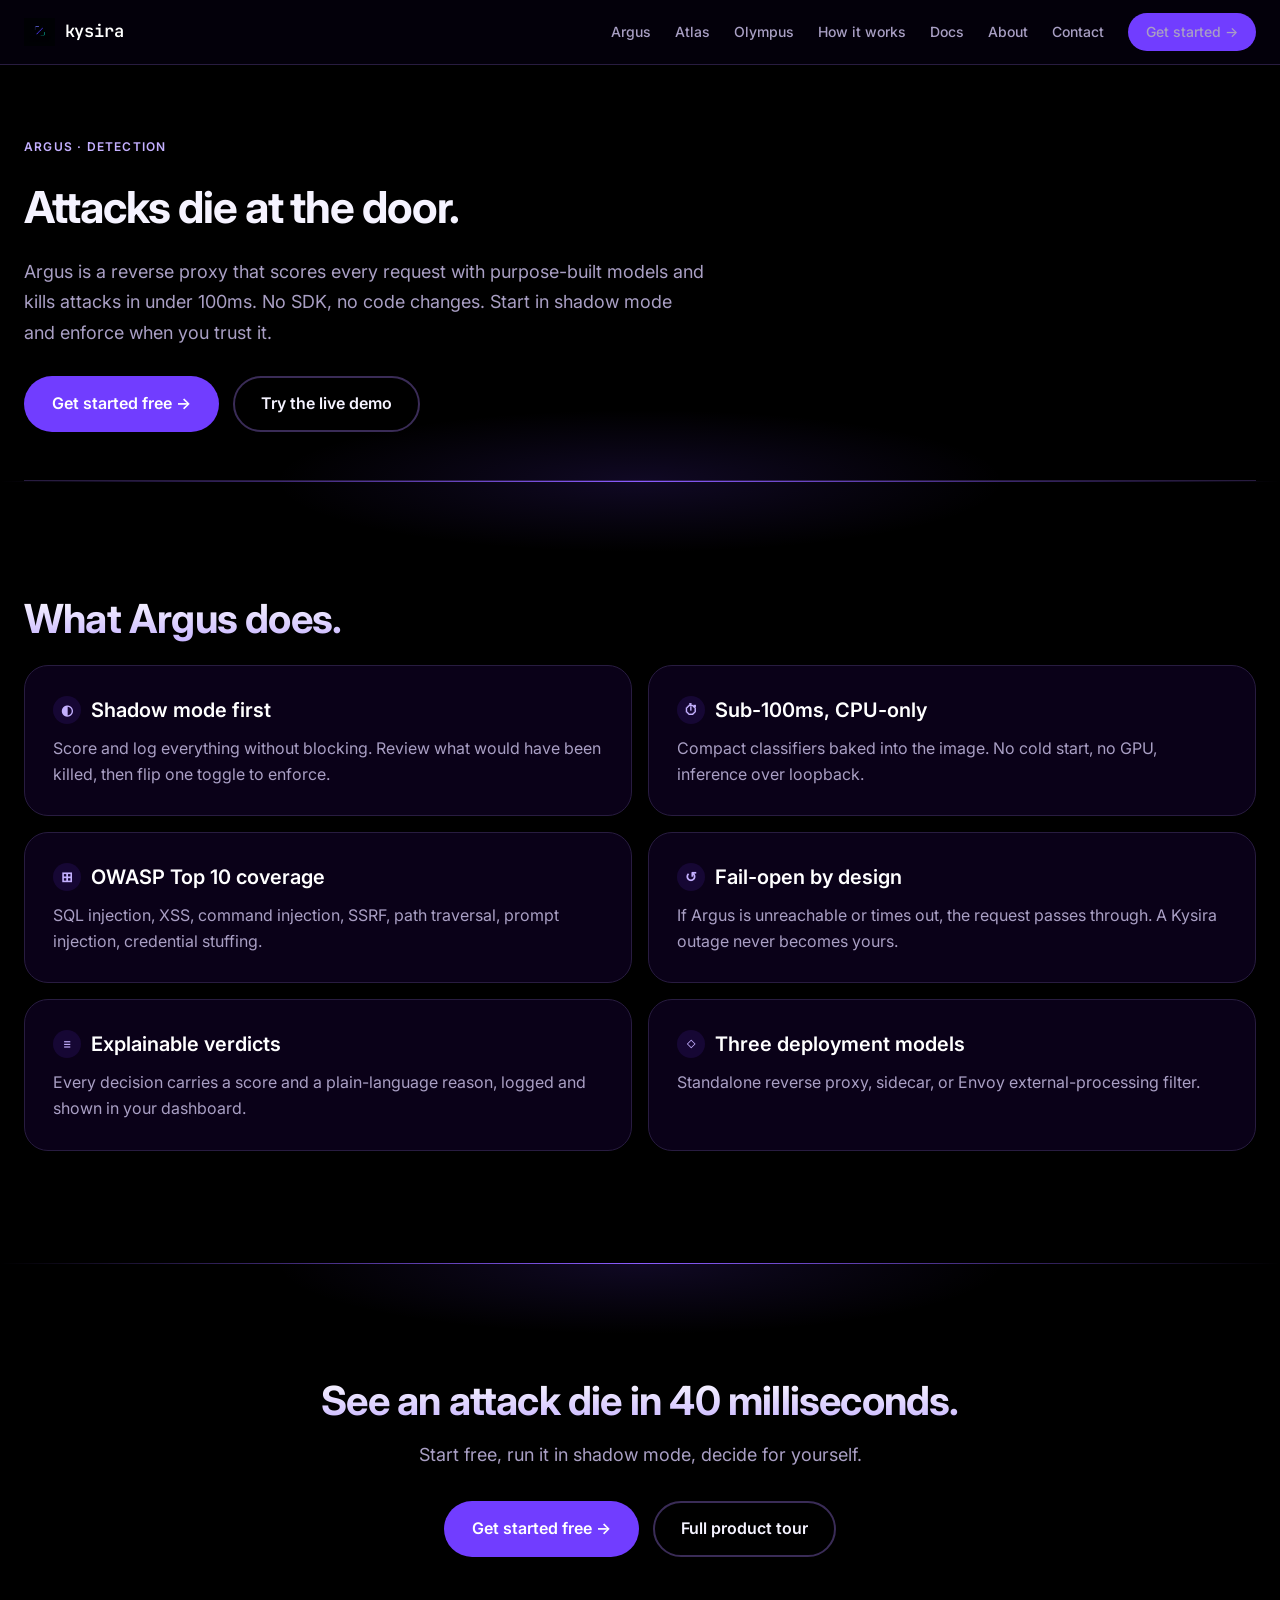
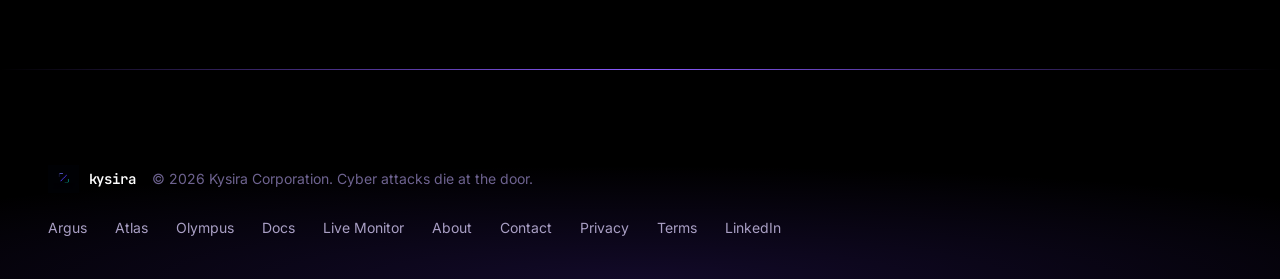
<file: argus.html>
<!doctype html>
<html lang="en">
<head>
<meta charset="utf-8" />
<meta name="viewport" content="width=device-width,initial-scale=1" />
<title>Argus — AI attack detection proxy — Kysira</title>
<meta name="description" content="Argus is Kysira’s AI reverse proxy: scores every request, kills attacks in under 100ms, runs in shadow mode first, and fails open." />
<meta name="theme-color" content="#000000" />
<meta property="og:title" content="Argus — AI attack detection proxy" />
<meta property="og:description" content="Argus is Kysira’s AI reverse proxy: scores every request, kills attacks in under 100ms, runs in shadow mode first, and fails open." />
<meta property="og:type" content="website" />
<meta property="og:url" content="https://kysira.ai/argus.html" />
<link rel="preconnect" href="https://fonts.googleapis.com">
<link rel="preconnect" href="https://fonts.gstatic.com" crossorigin>
<link href="https://fonts.googleapis.com/css2?family=Inter:wght@400;500;600;700&family=JetBrains+Mono:wght@400;500;600&display=swap" rel="stylesheet">
<link rel="stylesheet" href="assets/css/styles.css">
</head>

<!-- Google tag (gtag.js) -->
<script async src="https://www.googletagmanager.com/gtag/js?id=G-09EENK375X"></script>
<script>
  window.dataLayer = window.dataLayer || [];
  function gtag(){dataLayer.push(arguments);}
  gtag('js', new Date());
  gtag('config', 'G-09EENK375X');
</script>
<body>

<nav class="top">
  <div class="wrap">
    <a class="brand" href="/">
      <img src="assets/images/kysira-logo.png" alt="" class="brand-logo" aria-hidden="true" />
      kysira
    </a>
    <div class="links">
      <a href="/argus.html">Argus</a>
      <a href="/atlas.html">Atlas</a>
      <a href="/olympus.html">Olympus</a>
      <a href="/#how">How it works</a>
      <a href="https://docs.kysira.ai" target="_blank" rel="noopener">Docs</a>
      <a href="/about.html">About</a>
      <a href="/contact.html">Contact</a>
      <a class="cta" href="https://app.kysira.ai/register" target="_blank" rel="noopener">Get started →</a>
    </div>
  </div>
</nav>

<div class="wrap">
  <div class="page-header">
    <div class="section-eyebrow">Argus · Detection</div>
    <h1>Attacks die at the door.</h1>
    <p>Argus is a reverse proxy that scores every request with purpose-built models and kills attacks in under 100ms. No SDK, no code changes. Start in shadow mode and enforce when you trust it.</p>
    <div class="btns"><a class="btn btn-primary" href="https://app.kysira.ai/register" target="_blank" rel="noopener">Get started free →</a><a class="btn btn-ghost" href="https://live.kysira.ai" target="_blank" rel="noopener">Try the live demo</a></div>
  </div>
</div>

<section class="block">
  <div class="wrap">
    <h2>What Argus does.</h2>
    <div class="why-grid"><div class="why-card"><h4><span class="icon">◐</span>Shadow mode first</h4><p>Score and log everything without blocking. Review what would have been killed, then flip one toggle to enforce.</p></div><div class="why-card"><h4><span class="icon">⏱</span>Sub-100ms, CPU-only</h4><p>Compact classifiers baked into the image. No cold start, no GPU, inference over loopback.</p></div><div class="why-card"><h4><span class="icon">⊞</span>OWASP Top 10 coverage</h4><p>SQL injection, XSS, command injection, SSRF, path traversal, prompt injection, credential stuffing.</p></div><div class="why-card"><h4><span class="icon">↺</span>Fail-open by design</h4><p>If Argus is unreachable or times out, the request passes through. A Kysira outage never becomes yours.</p></div><div class="why-card"><h4><span class="icon">≡</span>Explainable verdicts</h4><p>Every decision carries a score and a plain-language reason, logged and shown in your dashboard.</p></div><div class="why-card"><h4><span class="icon">◇</span>Three deployment models</h4><p>Standalone reverse proxy, sidecar, or Envoy external-processing filter.</p></div></div>
  </div>
</section>

<section class="cta-band">
  <div class="wrap">
    <h2>See an attack die in 40 milliseconds.</h2>
    <p>Start free, run it in shadow mode, decide for yourself.</p>
    <div class="btns">
      <a class="btn btn-primary" href="https://app.kysira.ai/register" target="_blank" rel="noopener">Get started free →</a>
      <a class="btn btn-ghost" href="/product.html">Full product tour</a>
    </div>
  </div>
</section>

<footer>
  <div class="wrap">
    <div class="left">
      <a class="brand" href="/">
        <img src="assets/images/kysira-logo.png" alt="" class="brand-logo" aria-hidden="true" />
        kysira
      </a>
      <span class="copy">© 2026 Kysira Corporation. Cyber attacks die at the door.</span>
    </div>
    <div>
      <a href="/argus.html">Argus</a>
      <a href="/atlas.html">Atlas</a>
      <a href="/olympus.html">Olympus</a>
      <a href="https://docs.kysira.ai" target="_blank" rel="noopener">Docs</a>
      <a href="https://live.kysira.ai" target="_blank" rel="noopener">Live Monitor</a>
      <a href="/about.html">About</a>
      <a href="/contact.html">Contact</a>
      <a href="/privacy.html">Privacy</a>
      <a href="/terms.html">Terms</a>
      <a href="https://www.linkedin.com/company/kysira/" target="_blank" rel="noopener">LinkedIn</a>
    </div>
  </div>
</footer>

</body>
</html>
</file>
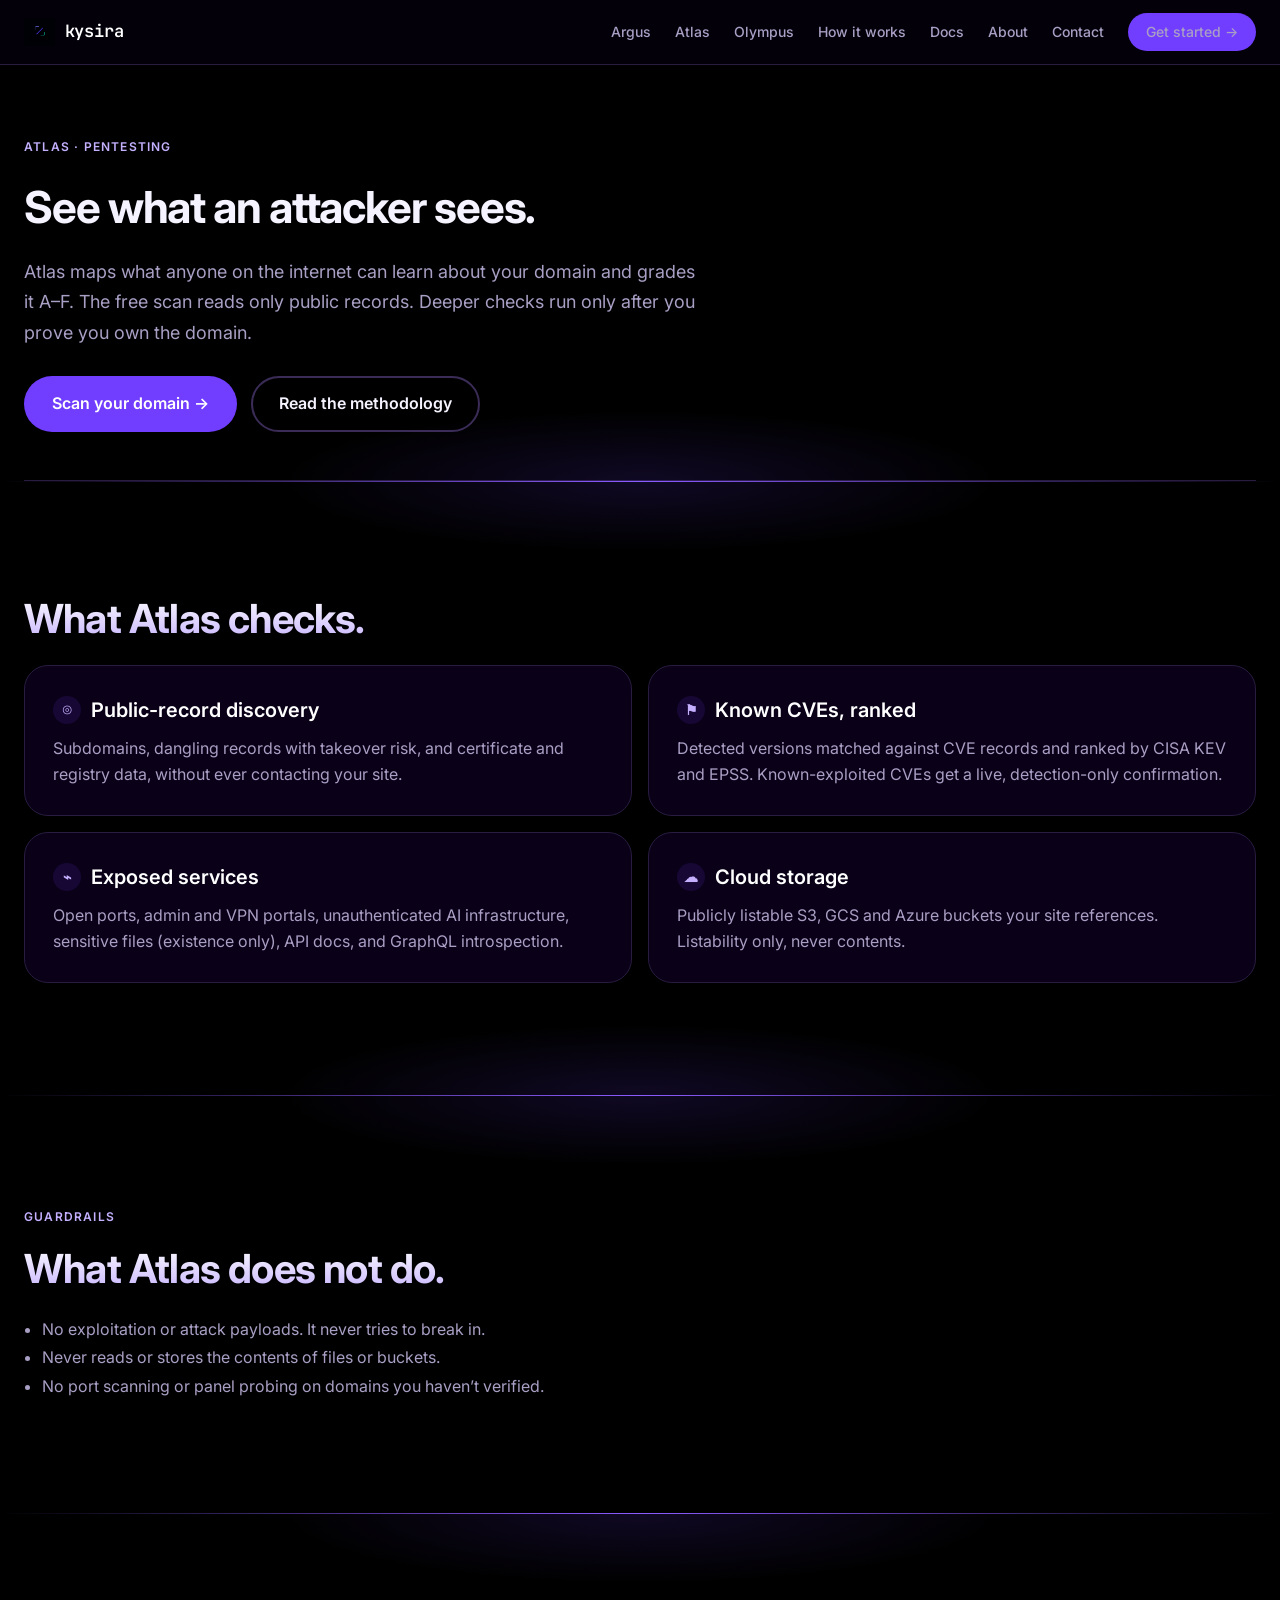
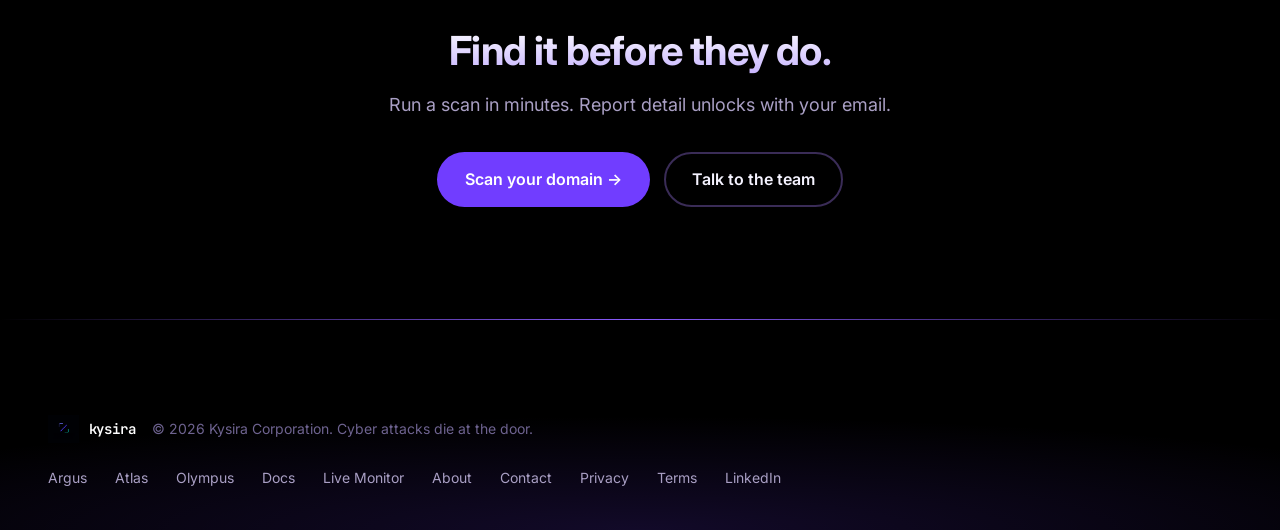
<file: atlas.html>
<!doctype html>
<html lang="en">
<head>
<meta charset="utf-8" />
<meta name="viewport" content="width=device-width,initial-scale=1" />
<title>Atlas — external attack-surface scanning — Kysira</title>
<meta name="description" content="Atlas is Kysira’s external attack-surface scan: public-record discovery, CVE ranking and detection-only checks, graded A–F. No exploitation, ever." />
<meta name="theme-color" content="#000000" />
<meta property="og:title" content="Atlas — external attack-surface scanning" />
<meta property="og:description" content="Atlas is Kysira’s external attack-surface scan: public-record discovery, CVE ranking and detection-only checks, graded A–F. No exploitation, ever." />
<meta property="og:type" content="website" />
<meta property="og:url" content="https://kysira.ai/atlas.html" />
<link rel="preconnect" href="https://fonts.googleapis.com">
<link rel="preconnect" href="https://fonts.gstatic.com" crossorigin>
<link href="https://fonts.googleapis.com/css2?family=Inter:wght@400;500;600;700&family=JetBrains+Mono:wght@400;500;600&display=swap" rel="stylesheet">
<link rel="stylesheet" href="assets/css/styles.css">
</head>

<!-- Google tag (gtag.js) -->
<script async src="https://www.googletagmanager.com/gtag/js?id=G-09EENK375X"></script>
<script>
  window.dataLayer = window.dataLayer || [];
  function gtag(){dataLayer.push(arguments);}
  gtag('js', new Date());
  gtag('config', 'G-09EENK375X');
</script>
<body>

<nav class="top">
  <div class="wrap">
    <a class="brand" href="/">
      <img src="assets/images/kysira-logo.png" alt="" class="brand-logo" aria-hidden="true" />
      kysira
    </a>
    <div class="links">
      <a href="/argus.html">Argus</a>
      <a href="/atlas.html">Atlas</a>
      <a href="/olympus.html">Olympus</a>
      <a href="/#how">How it works</a>
      <a href="https://docs.kysira.ai" target="_blank" rel="noopener">Docs</a>
      <a href="/about.html">About</a>
      <a href="/contact.html">Contact</a>
      <a class="cta" href="https://app.kysira.ai/register" target="_blank" rel="noopener">Get started →</a>
    </div>
  </div>
</nav>

<div class="wrap">
  <div class="page-header">
    <div class="section-eyebrow">Atlas · Pentesting</div>
    <h1>See what an attacker sees.</h1>
    <p>Atlas maps what anyone on the internet can learn about your domain and grades it A–F. The free scan reads only public records. Deeper checks run only after you prove you own the domain.</p>
    <div class="btns"><a class="btn btn-primary" href="https://app.kysira.ai/pentest" target="_blank" rel="noopener">Scan your domain →</a><a class="btn btn-ghost" href="https://app.kysira.ai/methodology" target="_blank" rel="noopener">Read the methodology</a></div>
  </div>
</div>

<section class="block">
  <div class="wrap">
    <h2>What Atlas checks.</h2>
    <div class="why-grid"><div class="why-card"><h4><span class="icon">◎</span>Public-record discovery</h4><p>Subdomains, dangling records with takeover risk, and certificate and registry data, without ever contacting your site.</p></div><div class="why-card"><h4><span class="icon">⚑</span>Known CVEs, ranked</h4><p>Detected versions matched against CVE records and ranked by CISA KEV and EPSS. Known-exploited CVEs get a live, detection-only confirmation.</p></div><div class="why-card"><h4><span class="icon">⌁</span>Exposed services</h4><p>Open ports, admin and VPN portals, unauthenticated AI infrastructure, sensitive files (existence only), API docs, and GraphQL introspection.</p></div><div class="why-card"><h4><span class="icon">☁</span>Cloud storage</h4><p>Publicly listable S3, GCS and Azure buckets your site references. Listability only, never contents.</p></div></div>
  </div>
</section>
<section class="block"><div class="wrap"><div class="section-eyebrow">Guardrails</div><h2>What Atlas does not do.</h2><ul class="not-list"><li>No exploitation or attack payloads. It never tries to break in.</li><li>Never reads or stores the contents of files or buckets.</li><li>No port scanning or panel probing on domains you haven’t verified.</li></ul></div></section>
<section class="cta-band">
  <div class="wrap">
    <h2>Find it before they do.</h2>
    <p>Run a scan in minutes. Report detail unlocks with your email.</p>
    <div class="btns">
      <a class="btn btn-primary" href="https://app.kysira.ai/pentest" target="_blank" rel="noopener">Scan your domain →</a>
      <a class="btn btn-ghost" href="/contact.html">Talk to the team</a>
    </div>
  </div>
</section>

<footer>
  <div class="wrap">
    <div class="left">
      <a class="brand" href="/">
        <img src="assets/images/kysira-logo.png" alt="" class="brand-logo" aria-hidden="true" />
        kysira
      </a>
      <span class="copy">© 2026 Kysira Corporation. Cyber attacks die at the door.</span>
    </div>
    <div>
      <a href="/argus.html">Argus</a>
      <a href="/atlas.html">Atlas</a>
      <a href="/olympus.html">Olympus</a>
      <a href="https://docs.kysira.ai" target="_blank" rel="noopener">Docs</a>
      <a href="https://live.kysira.ai" target="_blank" rel="noopener">Live Monitor</a>
      <a href="/about.html">About</a>
      <a href="/contact.html">Contact</a>
      <a href="/privacy.html">Privacy</a>
      <a href="/terms.html">Terms</a>
      <a href="https://www.linkedin.com/company/kysira/" target="_blank" rel="noopener">LinkedIn</a>
    </div>
  </div>
</footer>

</body>
</html>
</file>
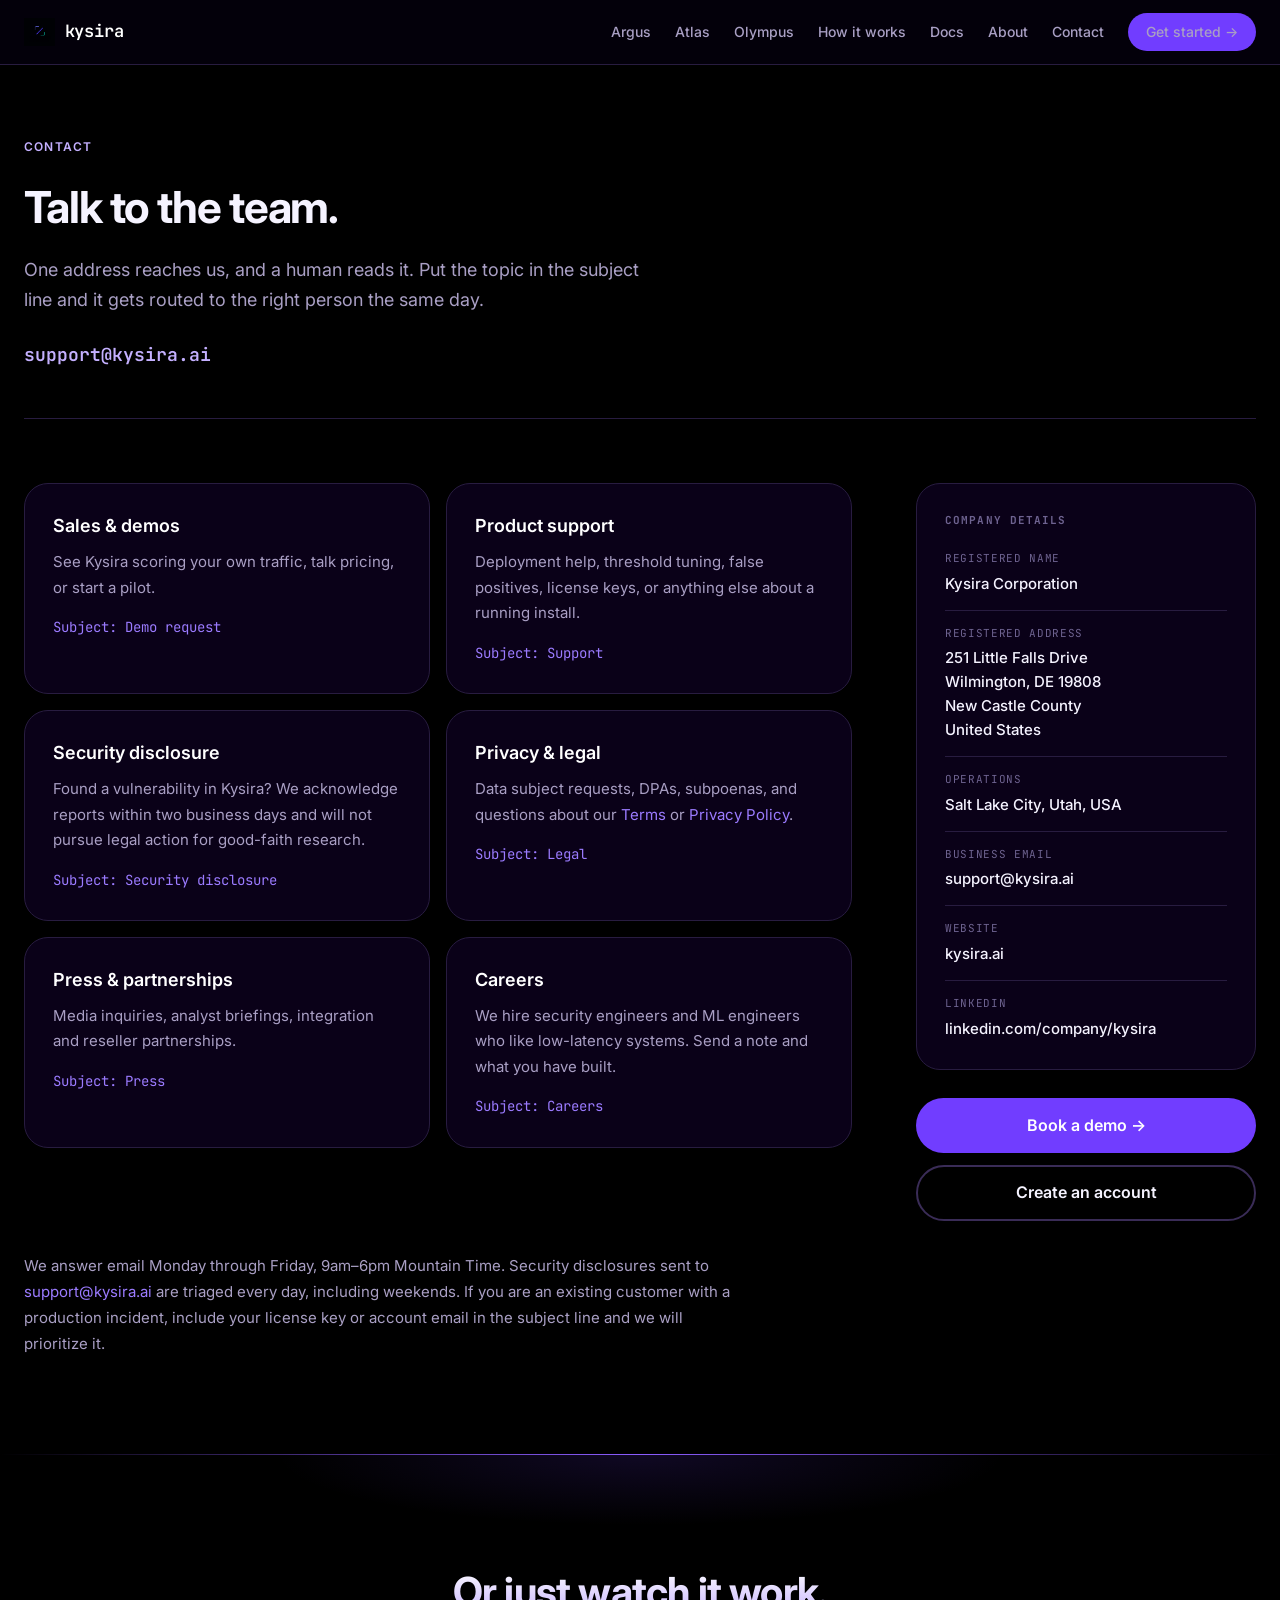
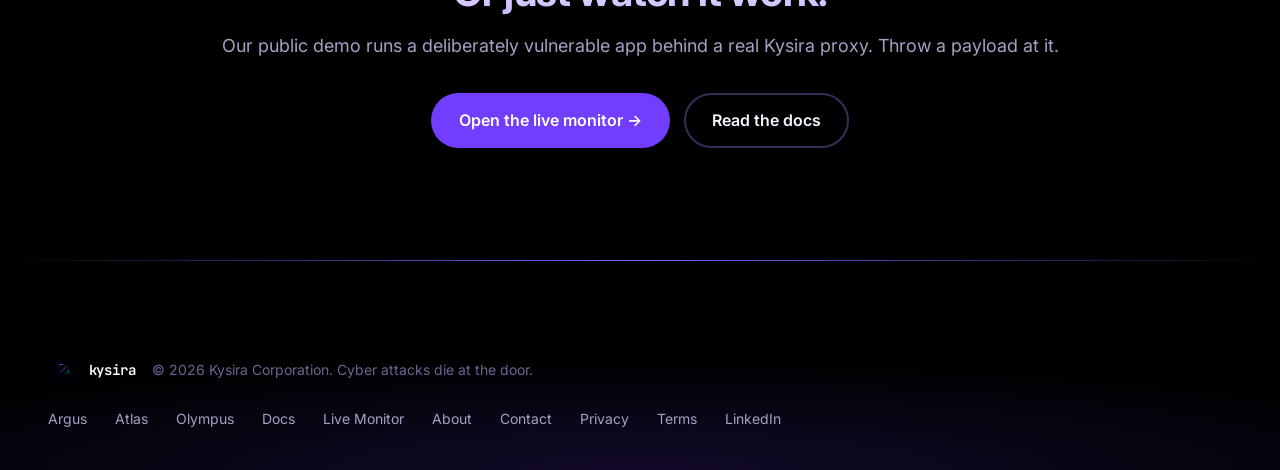
<file: contact.html>
<!doctype html>
<html lang="en">
<head>
<meta charset="utf-8" />
<meta name="viewport" content="width=device-width,initial-scale=1" />
<title>Contact — Kysira</title>
<meta name="description" content="Get in touch with Kysira Corporation: sales, support, security, and press contacts, plus our registered business address." />
<meta name="theme-color" content="#000000" />

<meta property="og:title" content="Contact Kysira" />
<meta property="og:description" content="Talk to the Kysira team — sales, support, security disclosure, and press." />
<meta property="og:type" content="website" />
<meta property="og:url" content="https://kysira.ai/contact.html" />

<link rel="preconnect" href="https://fonts.googleapis.com">
<link rel="preconnect" href="https://fonts.gstatic.com" crossorigin>
<link href="https://fonts.googleapis.com/css2?family=Inter:wght@400;500;600;700&family=JetBrains+Mono:wght@400;500;600&display=swap" rel="stylesheet">
<link rel="stylesheet" href="assets/css/styles.css">

<style>
  .page-header {
    padding: 72px 0 48px;
    border-bottom: 1px solid var(--border);
  }
  .page-header h1 {
    font-size: clamp(28px, 4vw, 44px);
    font-weight: 700;
    letter-spacing: -0.025em;
    margin: 16px 0 12px;
  }
  .page-header p {
    color: var(--text-muted);
    font-size: 18px;
    line-height: 1.7;
    margin: 0;
    max-width: 640px;
  }
  .contact-primary {
    margin: 24px 0 0 !important;
    font-family: var(--mono);
    font-size: clamp(20px, 3vw, 26px);
    font-weight: 600;
  }
  .contact-primary a { color: var(--fg-brand-strong); }
  .contact-primary a:hover { color: var(--heading); }
  .contact-body {
    padding: 64px 0 32px;
    display: grid;
    grid-template-columns: minmax(0, 1fr) 340px;
    gap: 64px;
    align-items: start;
  }
  @media (max-width: 900px) {
    .contact-body { grid-template-columns: 1fr; gap: 48px; }
  }
  .contact-grid {
    display: grid;
    grid-template-columns: repeat(2, 1fr);
    gap: 16px;
  }
  @media (max-width: 640px) { .contact-grid { grid-template-columns: 1fr; } }
  .contact-card {
    background: var(--bg-panel);
    border: 1px solid var(--border);
    border-radius: 24px;
    padding: 28px;
    transition: border-color 0.2s ease;
  }
  .contact-card:hover { border-color: var(--border-strong); }
  .contact-card h3 {
    margin: 0 0 8px;
    font-size: 18px;
    font-weight: 600;
    color: var(--heading);
  }
  .contact-card p {
    margin: 0 0 14px;
    color: var(--text-muted);
    font-size: 15px;
    line-height: 1.7;
  }
  .contact-card a.mail {
    font-family: var(--mono);
    font-size: 14px;
    color: var(--fg-brand);
  }
  .contact-card a.mail:hover { color: var(--fg-brand-strong); }
  /* Address / info card */
  .info-card {
    background: var(--bg-panel);
    border: 1px solid var(--border);
    border-radius: 24px;
    padding: 28px;
    position: sticky;
    top: 84px;
  }
  .info-card h3 {
    font-family: var(--mono);
    font-size: 11px;
    color: var(--text-dim);
    letter-spacing: 0.1em;
    text-transform: uppercase;
    margin: 0 0 20px;
  }
  .info-row {
    display: flex;
    flex-direction: column;
    gap: 4px;
    padding: 14px 0;
    border-bottom: 1px solid var(--border);
  }
  .info-row:last-child { border-bottom: none; padding-bottom: 0; }
  .info-row:first-of-type { padding-top: 0; }
  .info-label {
    font-family: var(--mono);
    font-size: 11px;
    color: var(--text-dim);
    letter-spacing: 0.06em;
    text-transform: uppercase;
  }
  .info-value {
    font-size: 15px;
    color: var(--text);
    font-weight: 500;
    line-height: 1.6;
  }
  .info-value a { color: var(--text); }
  .info-value a:hover { color: var(--fg-brand); }
  .form-cta {
    margin-top: 28px;
    display: flex;
    flex-direction: column;
    gap: 12px;
  }
  .form-cta .btn { justify-content: center; text-align: center; }
  .hours {
    padding: 0 0 96px;
  }
  .hours p {
    color: var(--text-muted);
    font-size: 15px;
    line-height: 1.75;
    max-width: 720px;
    margin: 0;
  }
</style>
</head>

<!-- Google tag (gtag.js) -->
<script async src="https://www.googletagmanager.com/gtag/js?id=G-09EENK375X"></script>
<script>
  window.dataLayer = window.dataLayer || [];
  function gtag(){dataLayer.push(arguments);}
  gtag('js', new Date());
  gtag('config', 'G-09EENK375X');
</script>
<body>

<nav class="top">
  <div class="wrap">
    <a class="brand" href="/">
      <img src="assets/images/kysira-logo.png" alt="" class="brand-logo" aria-hidden="true" />
      kysira
    </a>
    <div class="links">
      <a href="/argus.html">Argus</a>
      <a href="/atlas.html">Atlas</a>
      <a href="/olympus.html">Olympus</a>
      <a href="/#how">How it works</a>
      <a href="https://docs.kysira.ai" target="_blank" rel="noopener">Docs</a>
      <a href="/about.html">About</a>
      <a href="/contact.html">Contact</a>
      <a class="cta" href="https://app.kysira.ai/register" target="_blank" rel="noopener">Get started →</a>
    </div>
  </div>
</nav>

<div class="wrap">
  <div class="page-header">
    <div class="section-eyebrow">Contact</div>
    <h1>Talk to the team.</h1>
    <p>One address reaches us, and a human reads it. Put the topic in the subject line and it gets routed to the right person the same day.</p>
    <p class="contact-primary"><a href="mailto:support@kysira.ai">support@kysira.ai</a></p>
  </div>

  <div class="contact-body">
    <div>
      <div class="contact-grid">
        <div class="contact-card">
          <h3>Sales &amp; demos</h3>
          <p>See Kysira scoring your own traffic, talk pricing, or start a pilot.</p>
          <a class="mail" href="mailto:support@kysira.ai?subject=Demo%20request">Subject: Demo request</a>
        </div>
        <div class="contact-card">
          <h3>Product support</h3>
          <p>Deployment help, threshold tuning, false positives, license keys, or anything else about a running install.</p>
          <a class="mail" href="mailto:support@kysira.ai?subject=Support">Subject: Support</a>
        </div>
        <div class="contact-card">
          <h3>Security disclosure</h3>
          <p>Found a vulnerability in Kysira? We acknowledge reports within two business days and will not pursue legal action for good-faith research.</p>
          <a class="mail" href="mailto:support@kysira.ai?subject=Security%20disclosure">Subject: Security disclosure</a>
        </div>
        <div class="contact-card">
          <h3>Privacy &amp; legal</h3>
          <p>Data subject requests, DPAs, subpoenas, and questions about our <a href="/terms.html">Terms</a> or <a href="/privacy.html">Privacy Policy</a>.</p>
          <a class="mail" href="mailto:support@kysira.ai?subject=Legal">Subject: Legal</a>
        </div>
        <div class="contact-card">
          <h3>Press &amp; partnerships</h3>
          <p>Media inquiries, analyst briefings, integration and reseller partnerships.</p>
          <a class="mail" href="mailto:support@kysira.ai?subject=Press">Subject: Press</a>
        </div>
        <div class="contact-card">
          <h3>Careers</h3>
          <p>We hire security engineers and ML engineers who like low-latency systems. Send a note and what you have built.</p>
          <a class="mail" href="mailto:support@kysira.ai?subject=Careers">Subject: Careers</a>
        </div>
      </div>
    </div>

    <aside>
      <div class="info-card">
        <h3>Company details</h3>
        <div class="info-row">
          <span class="info-label">Registered name</span>
          <span class="info-value">Kysira Corporation</span>
        </div>
        <div class="info-row">
          <span class="info-label">Registered address</span>
          <span class="info-value">251 Little Falls Drive<br>Wilmington, DE 19808<br>New Castle County<br>United States</span>
        </div>
        <div class="info-row">
          <span class="info-label">Operations</span>
          <span class="info-value">Salt Lake City, Utah, USA</span>
        </div>
        <div class="info-row">
          <span class="info-label">Business email</span>
          <span class="info-value"><a href="mailto:support@kysira.ai">support@kysira.ai</a></span>
        </div>
        <div class="info-row">
          <span class="info-label">Website</span>
          <span class="info-value"><a href="https://kysira.ai">kysira.ai</a></span>
        </div>
        <div class="info-row">
          <span class="info-label">LinkedIn</span>
          <span class="info-value"><a href="https://www.linkedin.com/company/kysira/" target="_blank" rel="noopener">linkedin.com/company/kysira</a></span>
        </div>
      </div>

      <div class="form-cta">
        <a class="btn btn-primary" href="https://forms.gle/uwxGqxLvbDer7f1r8" target="_blank" rel="noopener">Book a demo →</a>
        <a class="btn btn-ghost" href="https://app.kysira.ai/register" target="_blank" rel="noopener">Create an account</a>
      </div>
    </aside>
  </div>
</div>

<div class="wrap">
  <div class="hours">
    <p>We answer email Monday through Friday, 9am–6pm Mountain Time. Security disclosures sent to <a href="mailto:support@kysira.ai">support@kysira.ai</a> are triaged every day, including weekends. If you are an existing customer with a production incident, include your license key or account email in the subject line and we will prioritize it.</p>
  </div>
</div>

<section class="cta-band">
  <div class="wrap">
    <h2>Or just watch it work.</h2>
    <p>Our public demo runs a deliberately vulnerable app behind a real Kysira proxy. Throw a payload at it.</p>
    <div class="btns">
      <a class="btn btn-primary" href="https://live.kysira.ai" target="_blank" rel="noopener">Open the live monitor →</a>
      <a class="btn btn-ghost" href="https://docs.kysira.ai" target="_blank" rel="noopener">Read the docs</a>
    </div>
  </div>
</section>

<footer>
  <div class="wrap">
    <div class="left">
      <a class="brand" href="/">
        <img src="assets/images/kysira-logo.png" alt="" class="brand-logo" aria-hidden="true" />
        kysira
      </a>
      <span class="copy">© 2026 Kysira Corporation. Cyber attacks die at the door.</span>
    </div>
    <div>
      <a href="/argus.html">Argus</a>
      <a href="/atlas.html">Atlas</a>
      <a href="/olympus.html">Olympus</a>
      <a href="https://docs.kysira.ai" target="_blank" rel="noopener">Docs</a>
      <a href="https://live.kysira.ai" target="_blank" rel="noopener">Live Monitor</a>
      <a href="/about.html">About</a>
      <a href="/contact.html">Contact</a>
      <a href="/privacy.html">Privacy</a>
      <a href="/terms.html">Terms</a>
      <a href="https://www.linkedin.com/company/kysira/" target="_blank" rel="noopener">LinkedIn</a>
    </div>
  </div>
</footer>

</body>
</html>
</file>
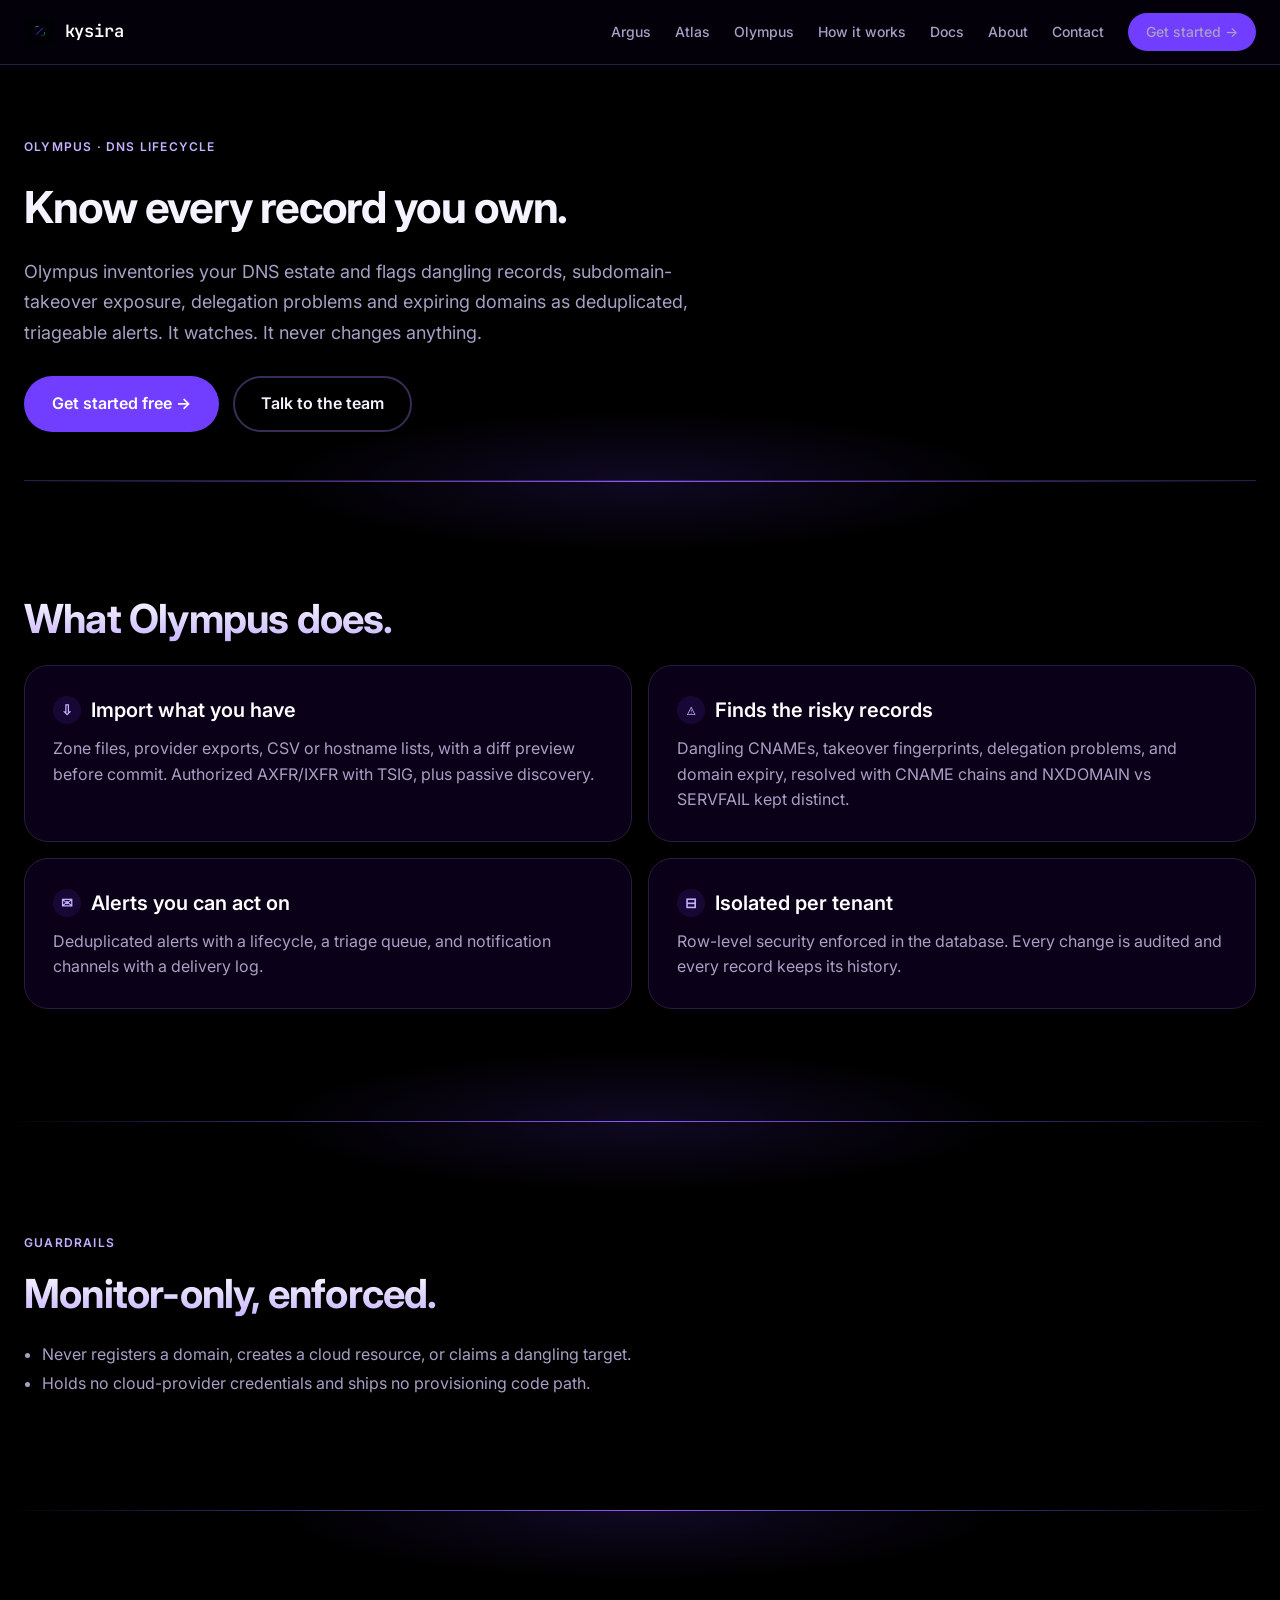
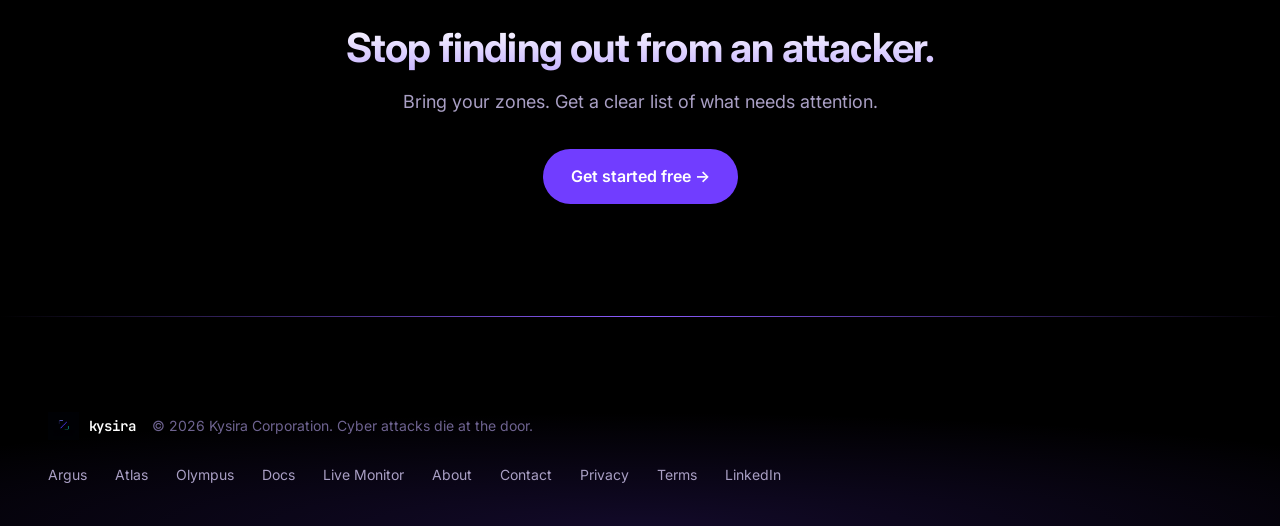
<file: olympus.html>
<!doctype html>
<html lang="en">
<head>
<meta charset="utf-8" />
<meta name="viewport" content="width=device-width,initial-scale=1" />
<title>Olympus — DNS lifecycle monitoring — Kysira</title>
<meta name="description" content="Olympus is Kysira’s DNS lifecycle monitor: inventory, dangling-record and takeover detection, expiry alerts. Monitor-only by design." />
<meta name="theme-color" content="#000000" />
<meta property="og:title" content="Olympus — DNS lifecycle monitoring" />
<meta property="og:description" content="Olympus is Kysira’s DNS lifecycle monitor: inventory, dangling-record and takeover detection, expiry alerts. Monitor-only by design." />
<meta property="og:type" content="website" />
<meta property="og:url" content="https://kysira.ai/olympus.html" />
<link rel="preconnect" href="https://fonts.googleapis.com">
<link rel="preconnect" href="https://fonts.gstatic.com" crossorigin>
<link href="https://fonts.googleapis.com/css2?family=Inter:wght@400;500;600;700&family=JetBrains+Mono:wght@400;500;600&display=swap" rel="stylesheet">
<link rel="stylesheet" href="assets/css/styles.css">
</head>

<!-- Google tag (gtag.js) -->
<script async src="https://www.googletagmanager.com/gtag/js?id=G-09EENK375X"></script>
<script>
  window.dataLayer = window.dataLayer || [];
  function gtag(){dataLayer.push(arguments);}
  gtag('js', new Date());
  gtag('config', 'G-09EENK375X');
</script>
<body>

<nav class="top">
  <div class="wrap">
    <a class="brand" href="/">
      <img src="assets/images/kysira-logo.png" alt="" class="brand-logo" aria-hidden="true" />
      kysira
    </a>
    <div class="links">
      <a href="/argus.html">Argus</a>
      <a href="/atlas.html">Atlas</a>
      <a href="/olympus.html">Olympus</a>
      <a href="/#how">How it works</a>
      <a href="https://docs.kysira.ai" target="_blank" rel="noopener">Docs</a>
      <a href="/about.html">About</a>
      <a href="/contact.html">Contact</a>
      <a class="cta" href="https://app.kysira.ai/register" target="_blank" rel="noopener">Get started →</a>
    </div>
  </div>
</nav>

<div class="wrap">
  <div class="page-header">
    <div class="section-eyebrow">Olympus · DNS Lifecycle</div>
    <h1>Know every record you own.</h1>
    <p>Olympus inventories your DNS estate and flags dangling records, subdomain-takeover exposure, delegation problems and expiring domains as deduplicated, triageable alerts. It watches. It never changes anything.</p>
    <div class="btns"><a class="btn btn-primary" href="https://app.kysira.ai/register" target="_blank" rel="noopener">Get started free →</a><a class="btn btn-ghost" href="/contact.html">Talk to the team</a></div>
  </div>
</div>

<section class="block">
  <div class="wrap">
    <h2>What Olympus does.</h2>
    <div class="why-grid"><div class="why-card"><h4><span class="icon">⇩</span>Import what you have</h4><p>Zone files, provider exports, CSV or hostname lists, with a diff preview before commit. Authorized AXFR/IXFR with TSIG, plus passive discovery.</p></div><div class="why-card"><h4><span class="icon">⚠</span>Finds the risky records</h4><p>Dangling CNAMEs, takeover fingerprints, delegation problems, and domain expiry, resolved with CNAME chains and NXDOMAIN vs SERVFAIL kept distinct.</p></div><div class="why-card"><h4><span class="icon">✉</span>Alerts you can act on</h4><p>Deduplicated alerts with a lifecycle, a triage queue, and notification channels with a delivery log.</p></div><div class="why-card"><h4><span class="icon">⊟</span>Isolated per tenant</h4><p>Row-level security enforced in the database. Every change is audited and every record keeps its history.</p></div></div>
  </div>
</section>
<section class="block"><div class="wrap"><div class="section-eyebrow">Guardrails</div><h2>Monitor-only, enforced.</h2><ul class="not-list"><li>Never registers a domain, creates a cloud resource, or claims a dangling target.</li><li>Holds no cloud-provider credentials and ships no provisioning code path.</li></ul></div></section>
<section class="cta-band">
  <div class="wrap">
    <h2>Stop finding out from an attacker.</h2>
    <p>Bring your zones. Get a clear list of what needs attention.</p>
    <div class="btns">
      <a class="btn btn-primary" href="https://app.kysira.ai/register" target="_blank" rel="noopener">Get started free →</a>
      
    </div>
  </div>
</section>

<footer>
  <div class="wrap">
    <div class="left">
      <a class="brand" href="/">
        <img src="assets/images/kysira-logo.png" alt="" class="brand-logo" aria-hidden="true" />
        kysira
      </a>
      <span class="copy">© 2026 Kysira Corporation. Cyber attacks die at the door.</span>
    </div>
    <div>
      <a href="/argus.html">Argus</a>
      <a href="/atlas.html">Atlas</a>
      <a href="/olympus.html">Olympus</a>
      <a href="https://docs.kysira.ai" target="_blank" rel="noopener">Docs</a>
      <a href="https://live.kysira.ai" target="_blank" rel="noopener">Live Monitor</a>
      <a href="/about.html">About</a>
      <a href="/contact.html">Contact</a>
      <a href="/privacy.html">Privacy</a>
      <a href="/terms.html">Terms</a>
      <a href="https://www.linkedin.com/company/kysira/" target="_blank" rel="noopener">LinkedIn</a>
    </div>
  </div>
</footer>

</body>
</html>
</file>
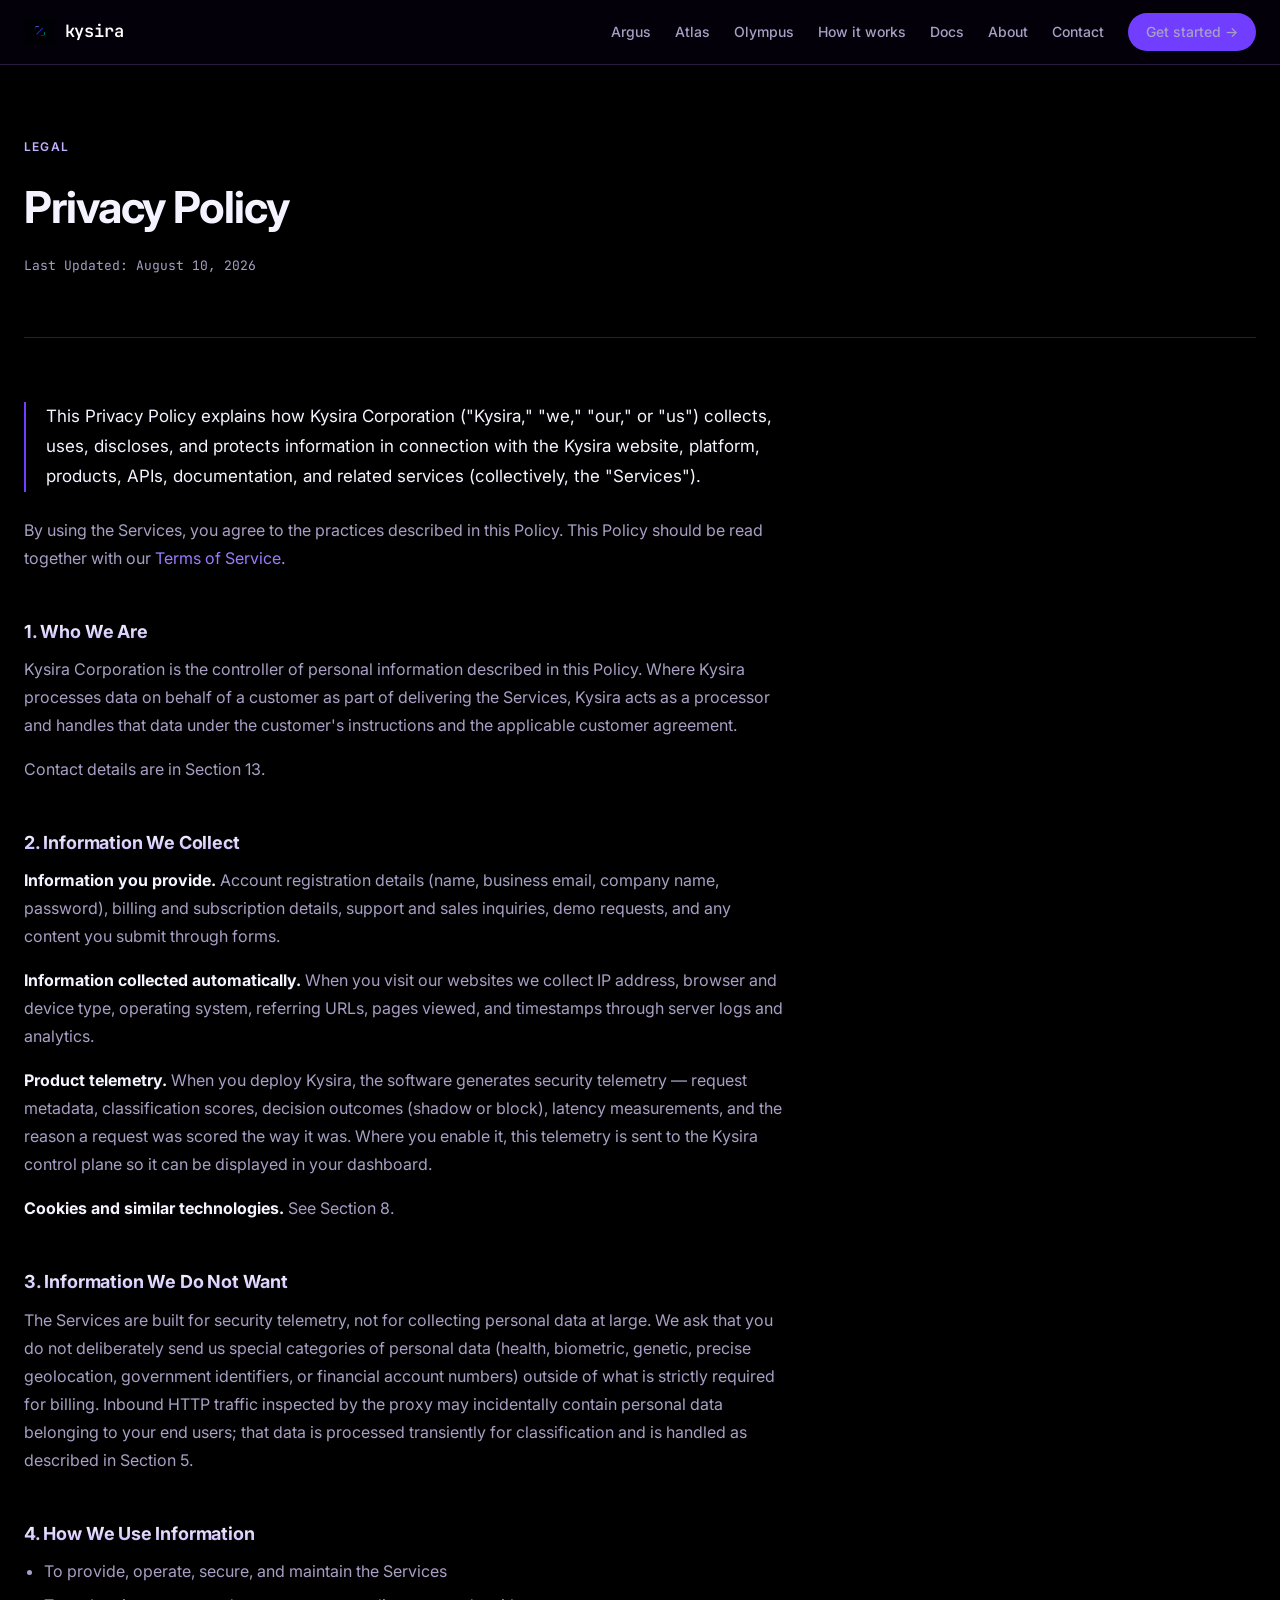
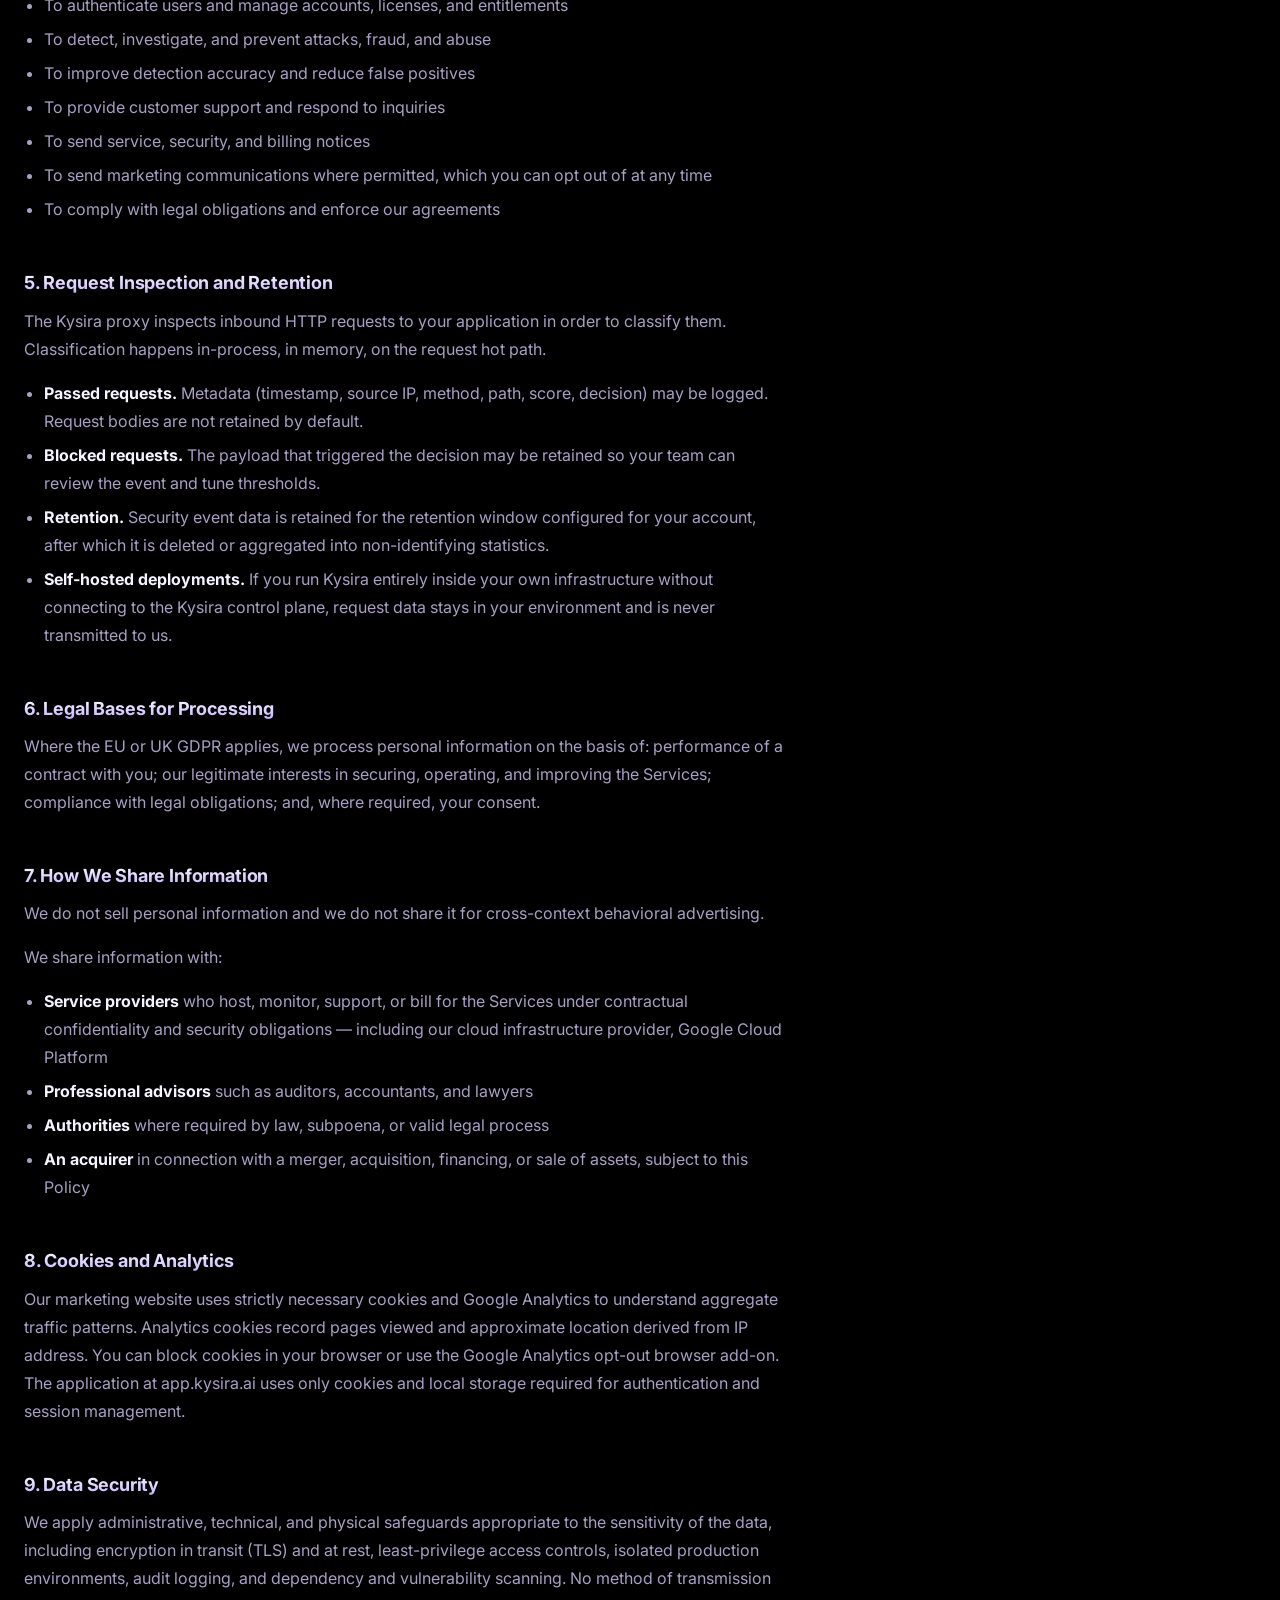
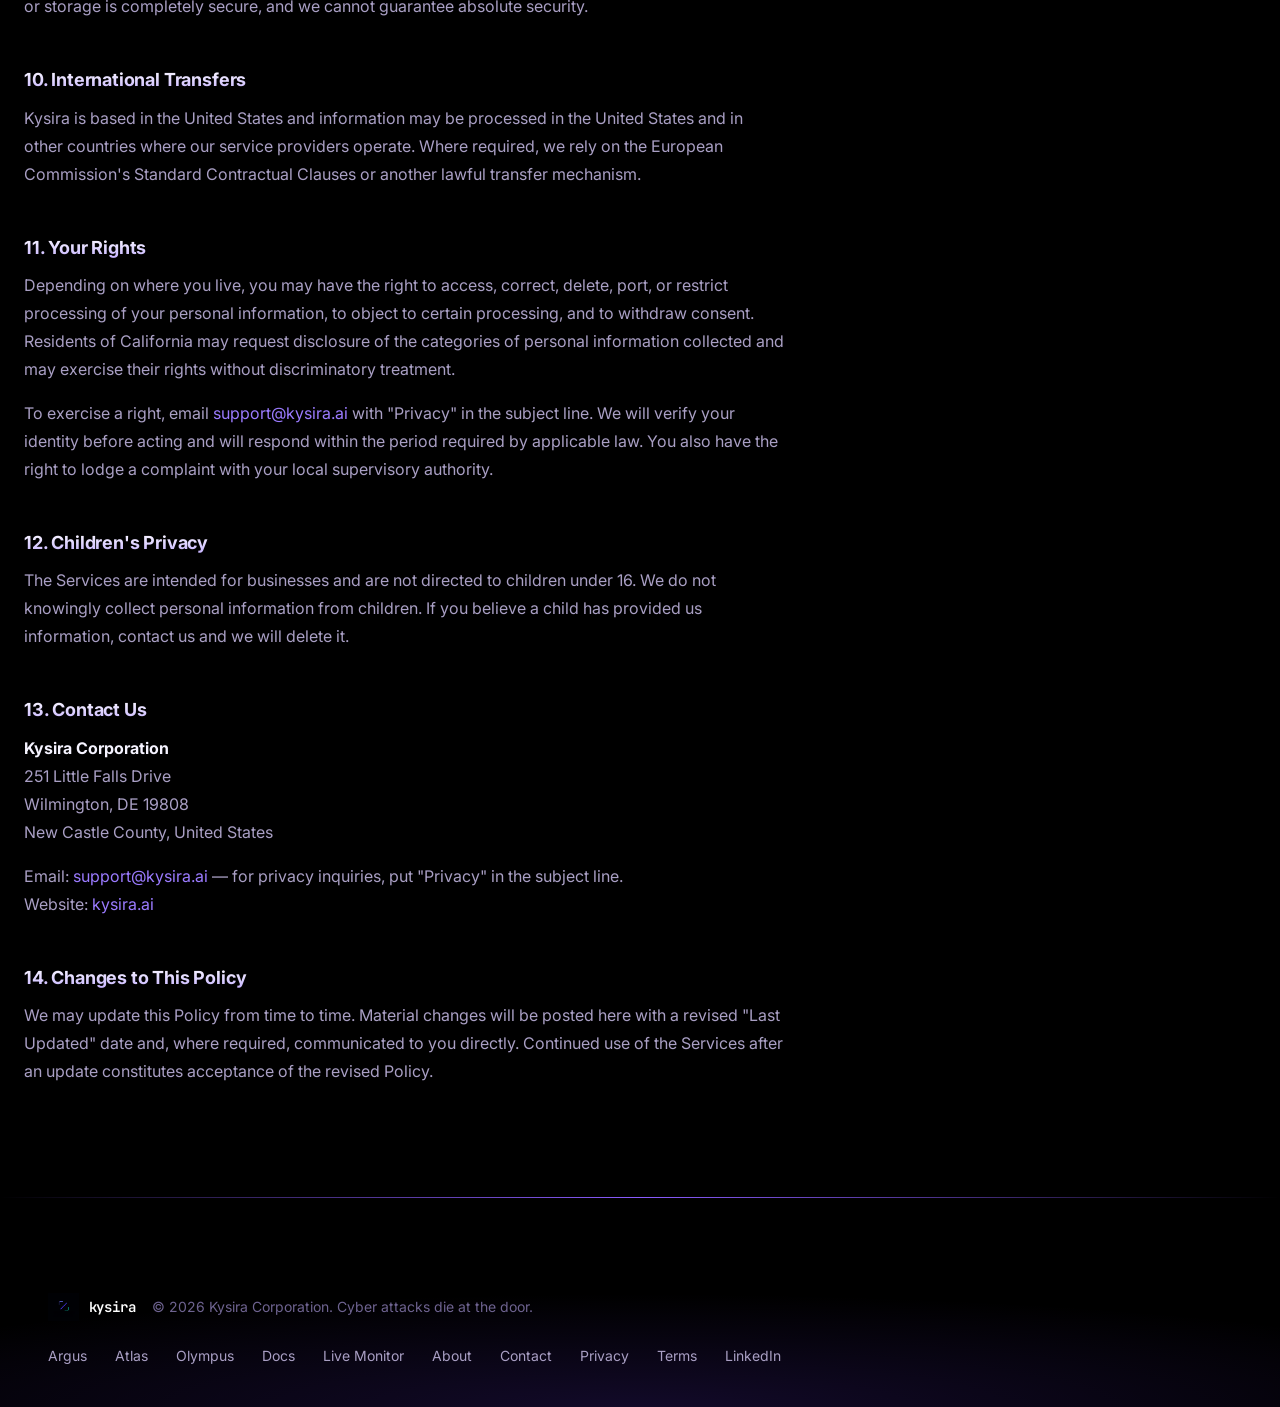
<file: privacy.html>
<!doctype html>
<html lang="en">
<head>
<meta charset="utf-8" />
<meta name="viewport" content="width=device-width,initial-scale=1" />
<title>Privacy Policy — Kysira</title>
<meta name="description" content="Kysira Privacy Policy: what data we collect, how we use it, how long we keep it, and the rights you have over it." />
<meta name="theme-color" content="#000000" />

<link rel="preconnect" href="https://fonts.googleapis.com">
<link rel="preconnect" href="https://fonts.gstatic.com" crossorigin>
<link href="https://fonts.googleapis.com/css2?family=Inter:wght@400;500;600;700&family=JetBrains+Mono:wght@400;500;600&display=swap" rel="stylesheet">
<link rel="stylesheet" href="assets/css/styles.css">

<style>
  .terms-header {
    padding: 72px 0 48px;
    border-bottom: 1px solid var(--border);
  }
  .terms-header h1 {
    font-size: clamp(28px, 4vw, 44px);
    font-weight: 700;
    letter-spacing: -0.025em;
    margin: 16px 0 12px;
  }
  .terms-date {
    font-family: var(--mono);
    font-size: 13px;
    color: var(--text-muted);
  }
  .terms-body {
    padding: 64px 0 96px;
    max-width: 760px;
  }
  .terms-body p {
    color: var(--text-muted);
    font-size: 16px;
    line-height: 1.75;
    margin: 0 0 16px;
  }
  .terms-body h2 {
    font-size: 18px;
    font-weight: 700;
    letter-spacing: -0.01em;
    margin: 48px 0 12px;
    color: var(--text);
  }
  .terms-body h2:first-child { margin-top: 0; }
  .terms-body ul {
    margin: 0 0 16px;
    padding-left: 20px;
    color: var(--text-muted);
    font-size: 16px;
    line-height: 1.75;
  }
  .terms-body ul li { margin-bottom: 6px; }
  .terms-body strong { color: var(--text); }
  .terms-intro {
    font-size: 17px !important;
    color: var(--text) !important;
    border-left: 2px solid var(--brand);
    padding-left: 20px;
    margin-bottom: 24px !important;
  }
</style>
</head>

<!-- Google tag (gtag.js) -->
<script async src="https://www.googletagmanager.com/gtag/js?id=G-09EENK375X"></script>
<script>
  window.dataLayer = window.dataLayer || [];
  function gtag(){dataLayer.push(arguments);}
  gtag('js', new Date());
  gtag('config', 'G-09EENK375X');
</script>
<body>

<nav class="top">
  <div class="wrap">
    <a class="brand" href="/">
      <img src="assets/images/kysira-logo.png" alt="" class="brand-logo" aria-hidden="true" />
      kysira
    </a>
    <div class="links">
      <a href="/argus.html">Argus</a>
      <a href="/atlas.html">Atlas</a>
      <a href="/olympus.html">Olympus</a>
      <a href="/#how">How it works</a>
      <a href="https://docs.kysira.ai" target="_blank" rel="noopener">Docs</a>
      <a href="/about.html">About</a>
      <a href="/contact.html">Contact</a>
      <a class="cta" href="https://app.kysira.ai/register" target="_blank" rel="noopener">Get started →</a>
    </div>
  </div>
</nav>

<div class="wrap">
  <div class="terms-header">
    <div class="section-eyebrow">Legal</div>
    <h1>Privacy Policy</h1>
    <p class="terms-date">Last Updated: August 10, 2026</p>
  </div>

  <div class="terms-body">
    <p class="terms-intro">This Privacy Policy explains how Kysira Corporation ("Kysira," "we," "our," or "us") collects, uses, discloses, and protects information in connection with the Kysira website, platform, products, APIs, documentation, and related services (collectively, the "Services").</p>

    <p>By using the Services, you agree to the practices described in this Policy. This Policy should be read together with our <a href="/terms.html">Terms of Service</a>.</p>

    <h2>1. Who We Are</h2>
    <p>Kysira Corporation is the controller of personal information described in this Policy. Where Kysira processes data on behalf of a customer as part of delivering the Services, Kysira acts as a processor and handles that data under the customer's instructions and the applicable customer agreement.</p>
    <p>Contact details are in Section 13.</p>

    <h2>2. Information We Collect</h2>
    <p><strong>Information you provide.</strong> Account registration details (name, business email, company name, password), billing and subscription details, support and sales inquiries, demo requests, and any content you submit through forms.</p>
    <p><strong>Information collected automatically.</strong> When you visit our websites we collect IP address, browser and device type, operating system, referring URLs, pages viewed, and timestamps through server logs and analytics.</p>
    <p><strong>Product telemetry.</strong> When you deploy Kysira, the software generates security telemetry — request metadata, classification scores, decision outcomes (shadow or block), latency measurements, and the reason a request was scored the way it was. Where you enable it, this telemetry is sent to the Kysira control plane so it can be displayed in your dashboard.</p>
    <p><strong>Cookies and similar technologies.</strong> See Section 8.</p>

    <h2>3. Information We Do Not Want</h2>
    <p>The Services are built for security telemetry, not for collecting personal data at large. We ask that you do not deliberately send us special categories of personal data (health, biometric, genetic, precise geolocation, government identifiers, or financial account numbers) outside of what is strictly required for billing. Inbound HTTP traffic inspected by the proxy may incidentally contain personal data belonging to your end users; that data is processed transiently for classification and is handled as described in Section 5.</p>

    <h2>4. How We Use Information</h2>
    <ul>
      <li>To provide, operate, secure, and maintain the Services</li>
      <li>To authenticate users and manage accounts, licenses, and entitlements</li>
      <li>To detect, investigate, and prevent attacks, fraud, and abuse</li>
      <li>To improve detection accuracy and reduce false positives</li>
      <li>To provide customer support and respond to inquiries</li>
      <li>To send service, security, and billing notices</li>
      <li>To send marketing communications where permitted, which you can opt out of at any time</li>
      <li>To comply with legal obligations and enforce our agreements</li>
    </ul>

    <h2>5. Request Inspection and Retention</h2>
    <p>The Kysira proxy inspects inbound HTTP requests to your application in order to classify them. Classification happens in-process, in memory, on the request hot path.</p>
    <ul>
      <li><strong>Passed requests.</strong> Metadata (timestamp, source IP, method, path, score, decision) may be logged. Request bodies are not retained by default.</li>
      <li><strong>Blocked requests.</strong> The payload that triggered the decision may be retained so your team can review the event and tune thresholds.</li>
      <li><strong>Retention.</strong> Security event data is retained for the retention window configured for your account, after which it is deleted or aggregated into non-identifying statistics.</li>
      <li><strong>Self-hosted deployments.</strong> If you run Kysira entirely inside your own infrastructure without connecting to the Kysira control plane, request data stays in your environment and is never transmitted to us.</li>
    </ul>

    <h2>6. Legal Bases for Processing</h2>
    <p>Where the EU or UK GDPR applies, we process personal information on the basis of: performance of a contract with you; our legitimate interests in securing, operating, and improving the Services; compliance with legal obligations; and, where required, your consent.</p>

    <h2>7. How We Share Information</h2>
    <p>We do not sell personal information and we do not share it for cross-context behavioral advertising.</p>
    <p>We share information with:</p>
    <ul>
      <li><strong>Service providers</strong> who host, monitor, support, or bill for the Services under contractual confidentiality and security obligations — including our cloud infrastructure provider, Google Cloud Platform</li>
      <li><strong>Professional advisors</strong> such as auditors, accountants, and lawyers</li>
      <li><strong>Authorities</strong> where required by law, subpoena, or valid legal process</li>
      <li><strong>An acquirer</strong> in connection with a merger, acquisition, financing, or sale of assets, subject to this Policy</li>
    </ul>

    <h2>8. Cookies and Analytics</h2>
    <p>Our marketing website uses strictly necessary cookies and Google Analytics to understand aggregate traffic patterns. Analytics cookies record pages viewed and approximate location derived from IP address. You can block cookies in your browser or use the Google Analytics opt-out browser add-on. The application at app.kysira.ai uses only cookies and local storage required for authentication and session management.</p>

    <h2>9. Data Security</h2>
    <p>We apply administrative, technical, and physical safeguards appropriate to the sensitivity of the data, including encryption in transit (TLS) and at rest, least-privilege access controls, isolated production environments, audit logging, and dependency and vulnerability scanning. No method of transmission or storage is completely secure, and we cannot guarantee absolute security.</p>

    <h2>10. International Transfers</h2>
    <p>Kysira is based in the United States and information may be processed in the United States and in other countries where our service providers operate. Where required, we rely on the European Commission's Standard Contractual Clauses or another lawful transfer mechanism.</p>

    <h2>11. Your Rights</h2>
    <p>Depending on where you live, you may have the right to access, correct, delete, port, or restrict processing of your personal information, to object to certain processing, and to withdraw consent. Residents of California may request disclosure of the categories of personal information collected and may exercise their rights without discriminatory treatment.</p>
    <p>To exercise a right, email <a href="mailto:support@kysira.ai?subject=Privacy%20request">support@kysira.ai</a> with "Privacy" in the subject line. We will verify your identity before acting and will respond within the period required by applicable law. You also have the right to lodge a complaint with your local supervisory authority.</p>

    <h2>12. Children's Privacy</h2>
    <p>The Services are intended for businesses and are not directed to children under 16. We do not knowingly collect personal information from children. If you believe a child has provided us information, contact us and we will delete it.</p>

    <h2>13. Contact Us</h2>
    <p><strong>Kysira Corporation</strong><br>
    251 Little Falls Drive<br>
    Wilmington, DE 19808<br>
    New Castle County, United States</p>
    <p>Email: <a href="mailto:support@kysira.ai">support@kysira.ai</a> — for privacy inquiries, put "Privacy" in the subject line.<br>
    Website: <a href="https://kysira.ai">kysira.ai</a></p>

    <h2>14. Changes to This Policy</h2>
    <p>We may update this Policy from time to time. Material changes will be posted here with a revised "Last Updated" date and, where required, communicated to you directly. Continued use of the Services after an update constitutes acceptance of the revised Policy.</p>
  </div>
</div>

<footer>
  <div class="wrap">
    <div class="left">
      <a class="brand" href="/">
        <img src="assets/images/kysira-logo.png" alt="" class="brand-logo" aria-hidden="true" />
        kysira
      </a>
      <span class="copy">© 2026 Kysira Corporation. Cyber attacks die at the door.</span>
    </div>
    <div>
      <a href="/argus.html">Argus</a>
      <a href="/atlas.html">Atlas</a>
      <a href="/olympus.html">Olympus</a>
      <a href="https://docs.kysira.ai" target="_blank" rel="noopener">Docs</a>
      <a href="https://live.kysira.ai" target="_blank" rel="noopener">Live Monitor</a>
      <a href="/about.html">About</a>
      <a href="/contact.html">Contact</a>
      <a href="/privacy.html">Privacy</a>
      <a href="/terms.html">Terms</a>
      <a href="https://www.linkedin.com/company/kysira/" target="_blank" rel="noopener">LinkedIn</a>
    </div>
  </div>
</footer>

</body>
</html>
</file>
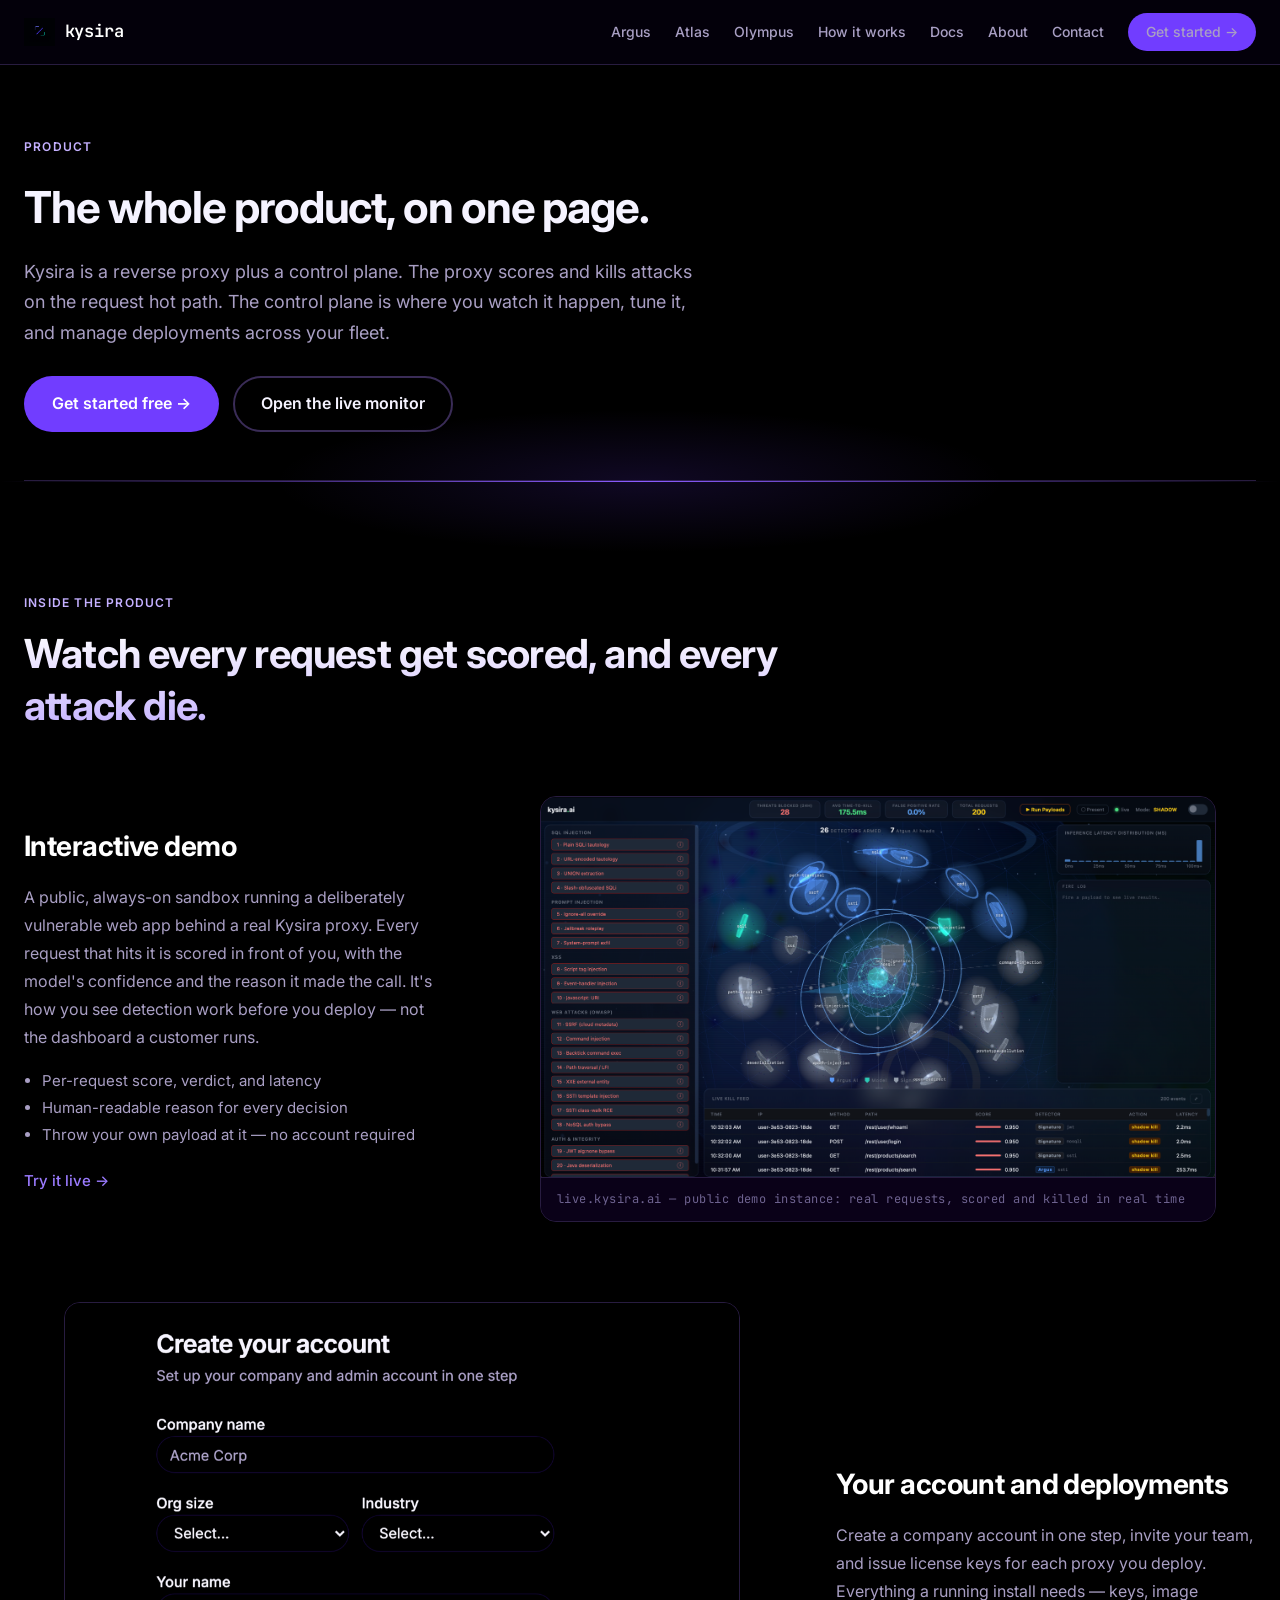
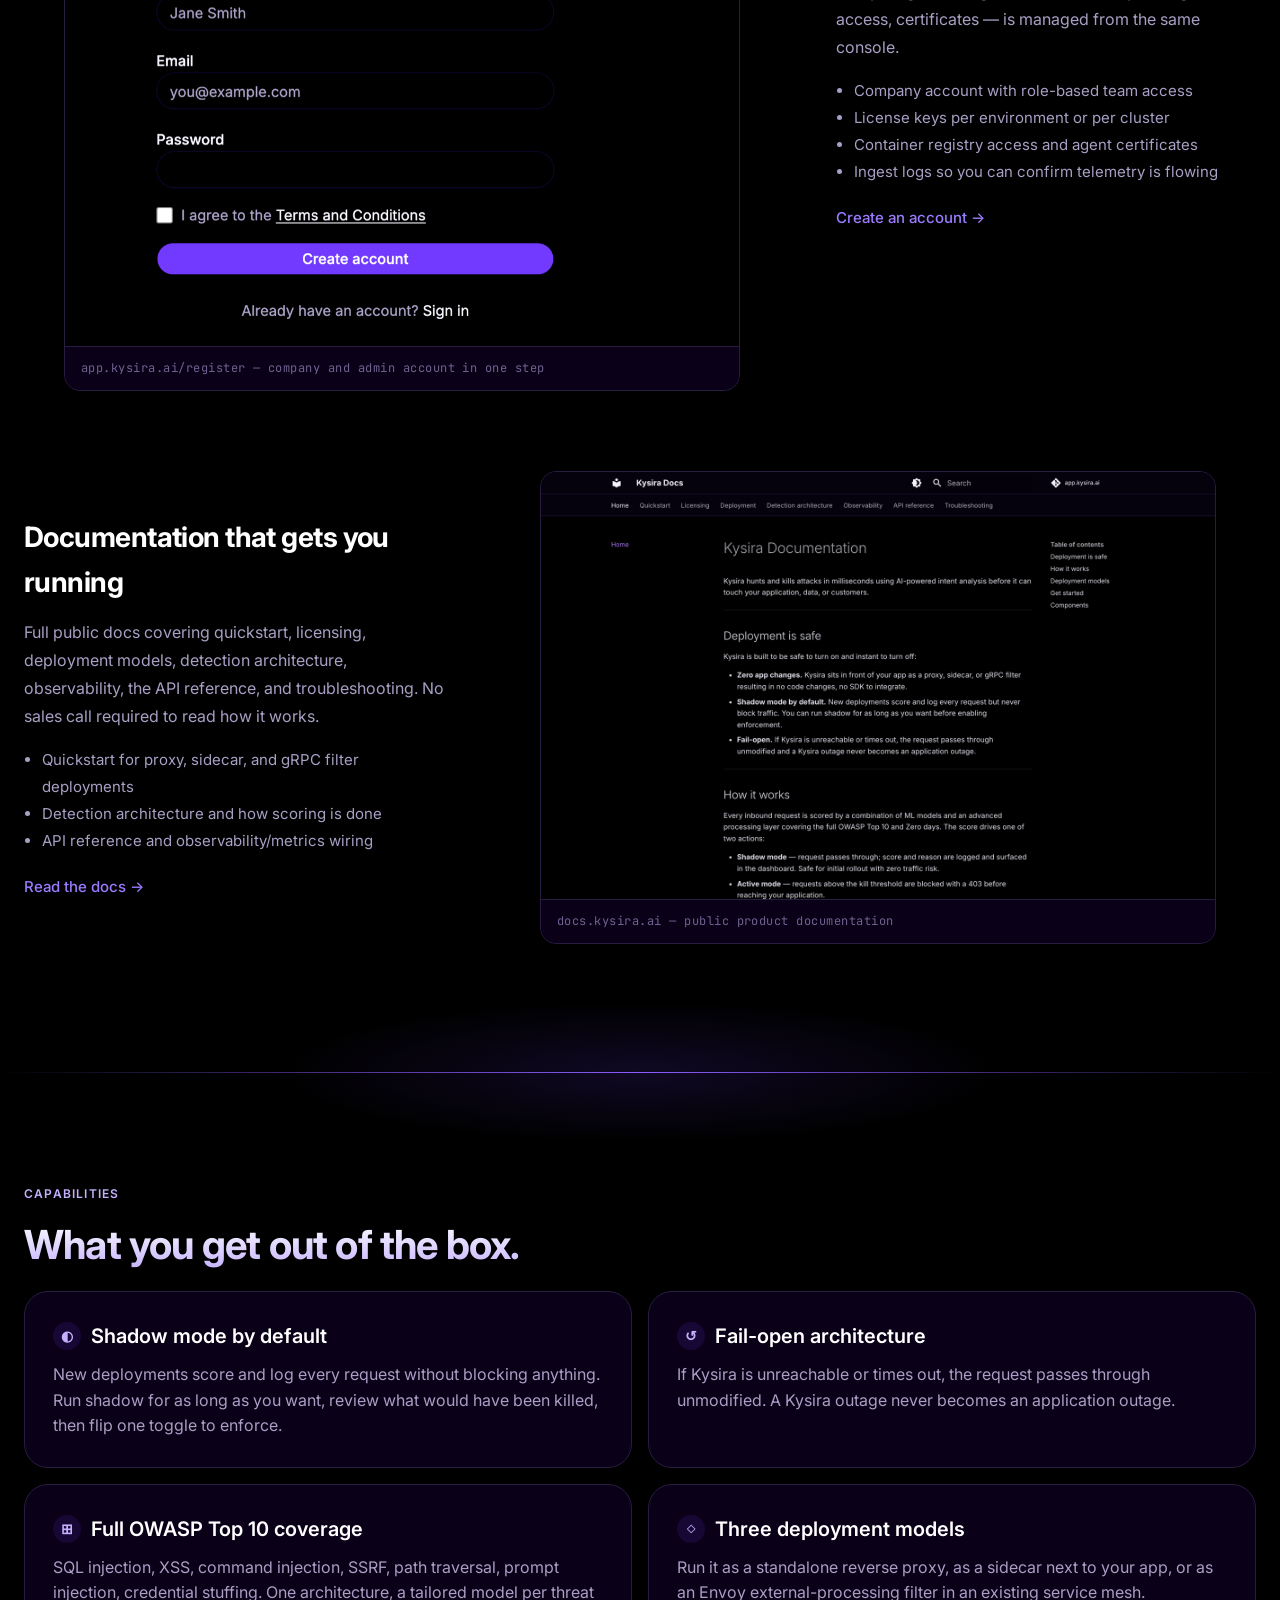
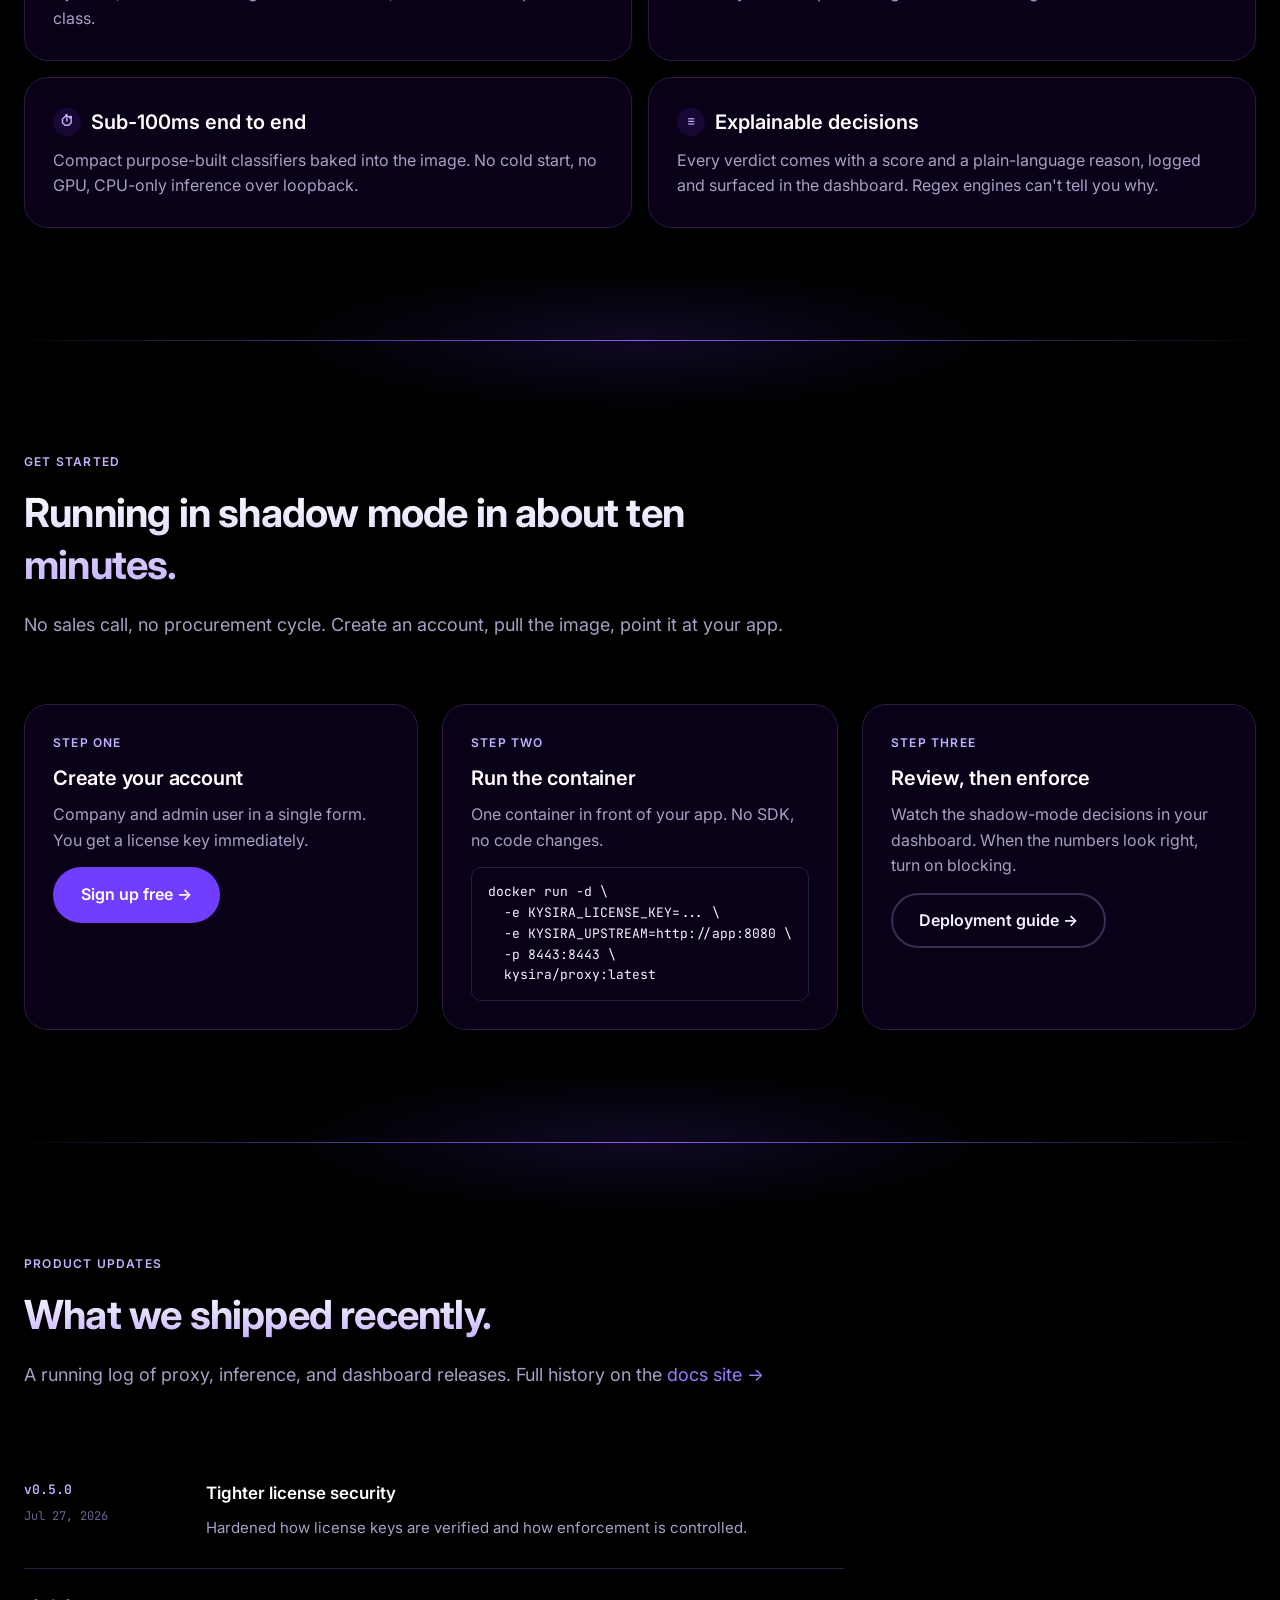
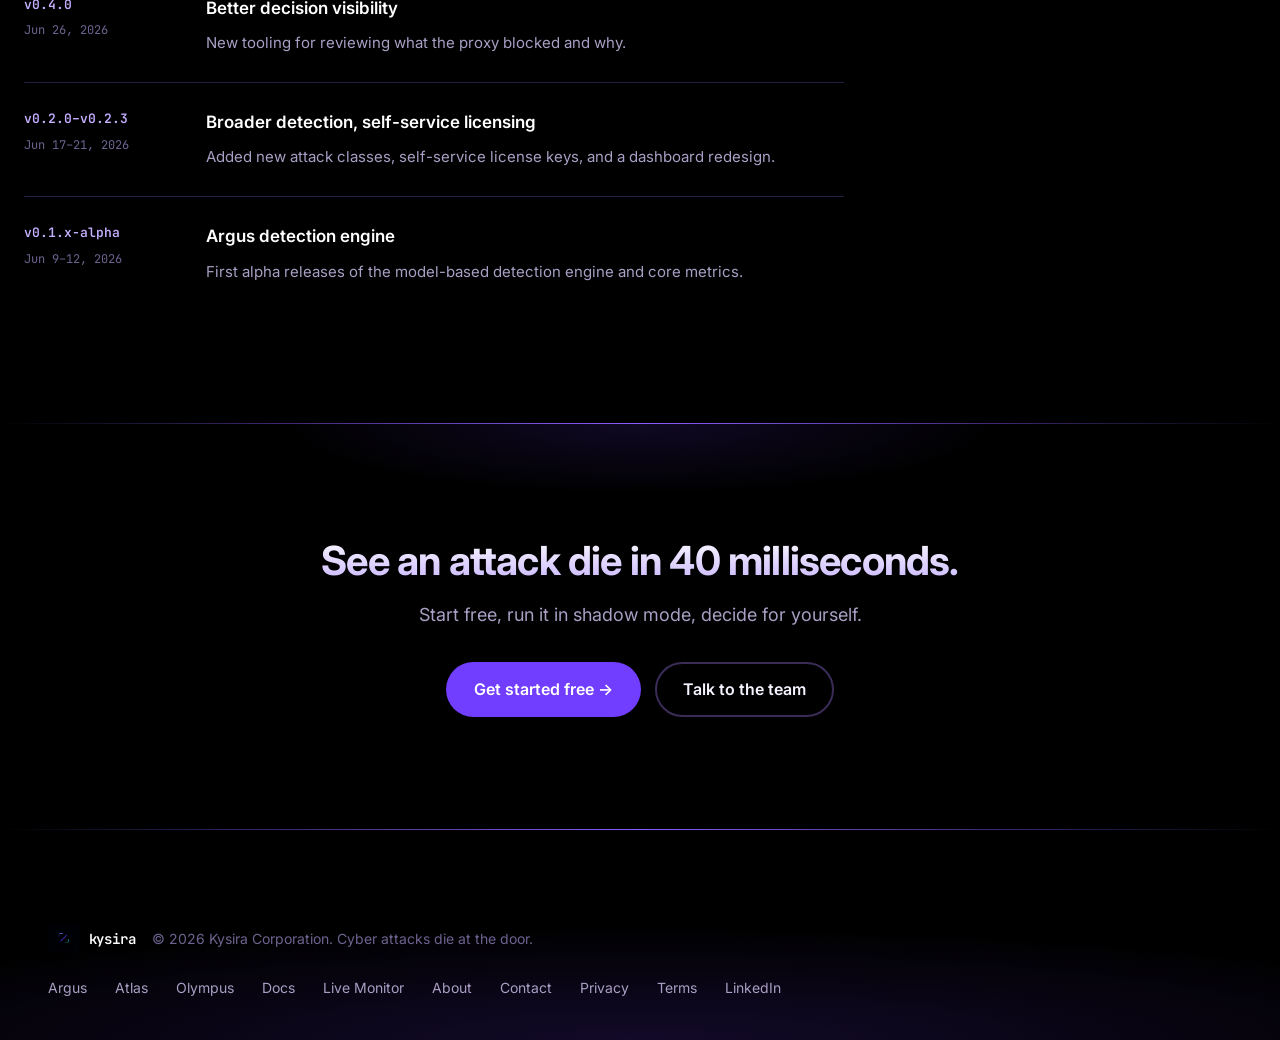
<file: product.html>
<!doctype html>
<html lang="en">
<head>
<meta charset="utf-8" />
<meta name="viewport" content="width=device-width,initial-scale=1" />
<title>Product — Kysira</title>
<meta name="description" content="See the Kysira product: the interactive attack demo, the customer dashboard, license and deployment management, and the docs. Sign up free and deploy in shadow mode in minutes." />
<meta name="theme-color" content="#000000" />

<meta property="og:title" content="Kysira Product — see it kill an attack" />
<meta property="og:description" content="Screenshots and features of the Kysira AI reverse proxy: interactive demo, dashboard, shadow mode, license management, docs." />
<meta property="og:type" content="website" />
<meta property="og:url" content="https://kysira.ai/product.html" />

<link rel="preconnect" href="https://fonts.googleapis.com">
<link rel="preconnect" href="https://fonts.gstatic.com" crossorigin>
<link href="https://fonts.googleapis.com/css2?family=Inter:wght@400;500;600;700&family=JetBrains+Mono:wght@400;500;600&display=swap" rel="stylesheet">
<link rel="stylesheet" href="assets/css/styles.css">

<style>
  .page-header {
    padding: 72px 0 48px;
    border-bottom: 1px solid var(--border);
  }
  .page-header h1 {
    font-size: clamp(28px, 4vw, 44px);
    font-weight: 700;
    letter-spacing: -0.025em;
    margin: 16px 0 14px;
  }
  .page-header p {
    color: var(--text-muted);
    font-size: 18px;
    line-height: 1.7;
    margin: 0 0 28px;
    max-width: 680px;
  }
  .page-header .btns { display: flex; gap: 14px; flex-wrap: wrap; }

  /* Screenshot showcase */
  .shot {
    border: 1px solid var(--border);
    border-radius: 16px;
    overflow: hidden;
    background: var(--bg-panel);
    box-shadow: 0 24px 60px rgba(0,0,0,0.5);
  }
  .shot img { display: block; width: 100%; height: auto; }
  .shot-caption {
    font-family: var(--mono);
    font-size: 12px;
    color: var(--text-dim);
    letter-spacing: 0.04em;
    padding: 12px 16px;
    border-top: 1px solid var(--border);
    background: var(--bg-elev);
  }
  .feature-row {
    display: grid;
    grid-template-columns: minmax(0, 420px) minmax(0, 1fr);
    gap: 56px;
    align-items: center;
    margin-top: 48px;
  }
  .feature-row.flip { grid-template-columns: minmax(0, 1fr) minmax(0, 420px); }
  .feature-row.flip .feature-copy { order: 2; }
  .feature-row.flip .shot { order: 1; }
  @media (max-width: 900px) {
    .feature-row, .feature-row.flip { grid-template-columns: 1fr; gap: 28px; }
    .feature-row.flip .feature-copy { order: 1; }
    .feature-row.flip .shot { order: 2; }
  }
  .feature-copy h3 {
    font-size: clamp(22px, 3vw, 28px);
    font-weight: 700;
    letter-spacing: -0.02em;
    margin: 0 0 14px;
    color: var(--heading);
  }
  .feature-copy p {
    color: var(--text-muted);
    font-size: 16px;
    line-height: 1.75;
    margin: 0 0 16px;
  }
  .feature-copy ul {
    margin: 0 0 20px;
    padding-left: 18px;
    color: var(--text-muted);
    font-size: 15px;
    line-height: 1.8;
  }
  .feature-copy a.inline-link { font-size: 15px; font-weight: 500; }

  /* Get started steps */
  .start-steps {
    display: grid;
    grid-template-columns: repeat(3, 1fr);
    gap: 24px;
    margin-top: 40px;
  }
  @media (max-width: 820px) { .start-steps { grid-template-columns: 1fr; } }
  .start-step {
    background: var(--bg-panel);
    border: 1px solid var(--border);
    border-radius: 24px;
    padding: 28px;
  }
  .start-step .num {
    font-size: 12px; font-weight: 600; color: var(--fg-brand-strong);
    letter-spacing: 0.1em; text-transform: uppercase;
  }
  .start-step h4 {
    margin: 10px 0 8px; font-size: 20px; font-weight: 600;
    letter-spacing: -0.01em; color: var(--heading);
  }
  .start-step p { margin: 0 0 14px; color: var(--text-muted); font-size: 16px; }
  .start-step pre {
    margin: 0;
    background: var(--bg-elev);
    border: 1px solid var(--border);
    border-radius: 10px;
    padding: 14px 16px;
    overflow-x: auto;
    font-family: var(--mono);
    font-size: 13px;
    color: var(--text);
  }

  /* Changelog */
  .changelog { display: flex; flex-direction: column; gap: 0; max-width: 820px; margin-top: 36px; }
  .release {
    display: grid;
    grid-template-columns: 150px minmax(0, 1fr);
    gap: 32px;
    padding: 26px 0;
    border-bottom: 1px solid var(--border);
  }
  .release:last-child { border-bottom: none; }
  @media (max-width: 720px) { .release { grid-template-columns: 1fr; gap: 10px; } }
  .release-meta { display: flex; flex-direction: column; gap: 6px; }
  .release-ver {
    font-family: var(--mono); font-size: 13px; font-weight: 600;
    color: var(--fg-brand-strong);
  }
  .release-date { font-family: var(--mono); font-size: 12px; color: var(--text-dim); }
  .release h4 { margin: 0 0 8px; font-size: 17px; font-weight: 600; color: var(--heading); }
  .release p { margin: 0; color: var(--text-muted); font-size: 15px; line-height: 1.75; }
</style>
</head>

<!-- Google tag (gtag.js) -->
<script async src="https://www.googletagmanager.com/gtag/js?id=G-09EENK375X"></script>
<script>
  window.dataLayer = window.dataLayer || [];
  function gtag(){dataLayer.push(arguments);}
  gtag('js', new Date());
  gtag('config', 'G-09EENK375X');
</script>
<body>

<nav class="top">
  <div class="wrap">
    <a class="brand" href="/">
      <img src="assets/images/kysira-logo.png" alt="" class="brand-logo" aria-hidden="true" />
      kysira
    </a>
    <div class="links">
      <a href="/argus.html">Argus</a>
      <a href="/atlas.html">Atlas</a>
      <a href="/olympus.html">Olympus</a>
      <a href="/#how">How it works</a>
      <a href="https://docs.kysira.ai" target="_blank" rel="noopener">Docs</a>
      <a href="/about.html">About</a>
      <a href="/contact.html">Contact</a>
      <a class="cta" href="https://app.kysira.ai/register" target="_blank" rel="noopener">Get started →</a>
    </div>
  </div>
</nav>

<div class="wrap">
  <div class="page-header">
    <div class="section-eyebrow">Product</div>
    <h1>The whole product, on one page.</h1>
    <p>Kysira is a reverse proxy plus a control plane. The proxy scores and kills attacks on the request hot path. The control plane is where you watch it happen, tune it, and manage deployments across your fleet.</p>
    <div class="btns">
      <a class="btn btn-primary" href="https://app.kysira.ai/register" target="_blank" rel="noopener">Get started free →</a>
      <a class="btn btn-ghost" href="https://live.kysira.ai" target="_blank" rel="noopener">Open the live monitor</a>
    </div>
  </div>
</div>

<section class="block" id="features">
  <div class="wrap">
    <div class="section-eyebrow">Inside the product</div>
    <h2>Watch every request get scored, and every attack die.</h2>

    <div class="feature-row">
      <div class="feature-copy">
        <h3>Interactive demo</h3>
        <p>A public, always-on sandbox running a deliberately vulnerable web app behind a real Kysira proxy. Every request that hits it is scored in front of you, with the model's confidence and the reason it made the call. It's how you see detection work before you deploy — not the dashboard a customer runs.</p>
        <ul>
          <li>Per-request score, verdict, and latency</li>
          <li>Human-readable reason for every decision</li>
          <li>Throw your own payload at it — no account required</li>
        </ul>
        <a class="inline-link" href="https://live.kysira.ai" target="_blank" rel="noopener">Try it live →</a>
      </div>
      <figure class="shot">
        <img src="assets/images/screenshots/live-monitor.png" alt="The Kysira interactive demo showing inbound HTTP requests being scored and blocked in real time" loading="lazy" />
        <figcaption class="shot-caption">live.kysira.ai — public demo instance: real requests, scored and killed in real time</figcaption>
      </figure>
    </div>

    <div class="feature-row flip">
      <div class="feature-copy">
        <h3>Your account and deployments</h3>
        <p>Create a company account in one step, invite your team, and issue license keys for each proxy you deploy. Everything a running install needs — keys, image access, certificates — is managed from the same console.</p>
        <ul>
          <li>Company account with role-based team access</li>
          <li>License keys per environment or per cluster</li>
          <li>Container registry access and agent certificates</li>
          <li>Ingest logs so you can confirm telemetry is flowing</li>
        </ul>
        <a class="inline-link" href="https://app.kysira.ai/register" target="_blank" rel="noopener">Create an account →</a>
      </div>
      <figure class="shot">
        <img src="assets/images/screenshots/app-register.png" alt="The Kysira sign-up screen, creating a company and admin account in one step" loading="lazy" />
        <figcaption class="shot-caption">app.kysira.ai/register — company and admin account in one step</figcaption>
      </figure>
    </div>

    <div class="feature-row">
      <div class="feature-copy">
        <h3>Documentation that gets you running</h3>
        <p>Full public docs covering quickstart, licensing, deployment models, detection architecture, observability, the API reference, and troubleshooting. No sales call required to read how it works.</p>
        <ul>
          <li>Quickstart for proxy, sidecar, and gRPC filter deployments</li>
          <li>Detection architecture and how scoring is done</li>
          <li>API reference and observability/metrics wiring</li>
        </ul>
        <a class="inline-link" href="https://docs.kysira.ai" target="_blank" rel="noopener">Read the docs →</a>
      </div>
      <figure class="shot">
        <img src="assets/images/screenshots/docs.png" alt="Kysira documentation site showing deployment safety, how it works, and deployment models" loading="lazy" />
        <figcaption class="shot-caption">docs.kysira.ai — public product documentation</figcaption>
      </figure>
    </div>
  </div>
</section>

<section class="block" id="capabilities">
  <div class="wrap">
    <div class="section-eyebrow">Capabilities</div>
    <h2>What you get out of the box.</h2>
    <div class="why-grid">
      <div class="why-card">
        <h4><span class="icon">◐</span>Shadow mode by default</h4>
        <p>New deployments score and log every request without blocking anything. Run shadow for as long as you want, review what would have been killed, then flip one toggle to enforce.</p>
      </div>
      <div class="why-card">
        <h4><span class="icon">↺</span>Fail-open architecture</h4>
        <p>If Kysira is unreachable or times out, the request passes through unmodified. A Kysira outage never becomes an application outage.</p>
      </div>
      <div class="why-card">
        <h4><span class="icon">⊞</span>Full OWASP Top 10 coverage</h4>
        <p>SQL injection, XSS, command injection, SSRF, path traversal, prompt injection, credential stuffing. One architecture, a tailored model per threat class.</p>
      </div>
      <div class="why-card">
        <h4><span class="icon">◇</span>Three deployment models</h4>
        <p>Run it as a standalone reverse proxy, as a sidecar next to your app, or as an Envoy external-processing filter in an existing service mesh.</p>
      </div>
      <div class="why-card">
        <h4><span class="icon">⏱</span>Sub-100ms end to end</h4>
        <p>Compact purpose-built classifiers baked into the image. No cold start, no GPU, CPU-only inference over loopback.</p>
      </div>
      <div class="why-card">
        <h4><span class="icon">≡</span>Explainable decisions</h4>
        <p>Every verdict comes with a score and a plain-language reason, logged and surfaced in the dashboard. Regex engines can't tell you why.</p>
      </div>
    </div>
  </div>
</section>

<section class="block" id="get-started">
  <div class="wrap">
    <div class="section-eyebrow">Get started</div>
    <h2>Running in shadow mode in about ten minutes.</h2>
    <p class="lead">No sales call, no procurement cycle. Create an account, pull the image, point it at your app.</p>

    <div class="start-steps">
      <div class="start-step">
        <div class="num">Step one</div>
        <h4>Create your account</h4>
        <p>Company and admin user in a single form. You get a license key immediately.</p>
        <a class="btn btn-primary" href="https://app.kysira.ai/register" target="_blank" rel="noopener">Sign up free →</a>
      </div>
      <div class="start-step">
        <div class="num">Step two</div>
        <h4>Run the container</h4>
        <p>One container in front of your app. No SDK, no code changes.</p>
        <pre>docker run -d \
  -e KYSIRA_LICENSE_KEY=... \
  -e KYSIRA_UPSTREAM=http://app:8080 \
  -p 8443:8443 \
  kysira/proxy:latest</pre>
      </div>
      <div class="start-step">
        <div class="num">Step three</div>
        <h4>Review, then enforce</h4>
        <p>Watch the shadow-mode decisions in your dashboard. When the numbers look right, turn on blocking.</p>
        <a class="btn btn-ghost" href="https://docs.kysira.ai" target="_blank" rel="noopener">Deployment guide →</a>
      </div>
    </div>
  </div>
</section>

<section class="block" id="updates">
  <div class="wrap">
    <div class="section-eyebrow">Product updates</div>
    <h2>What we shipped recently.</h2>
    <p class="lead">A running log of proxy, inference, and dashboard releases. Full history on the <a href="https://docs.kysira.ai/releases/" target="_blank" rel="noopener">docs site →</a></p>

    <div class="changelog">
      <div class="release">
        <div class="release-meta">
          <span class="release-ver">v0.5.0</span>
          <span class="release-date">Jul 27, 2026</span>
        </div>
        <div>
          <h4>Tighter license security</h4>
          <p>Hardened how license keys are verified and how enforcement is controlled.</p>
        </div>
      </div>
      <div class="release">
        <div class="release-meta">
          <span class="release-ver">v0.4.0</span>
          <span class="release-date">Jun 26, 2026</span>
        </div>
        <div>
          <h4>Better decision visibility</h4>
          <p>New tooling for reviewing what the proxy blocked and why.</p>
        </div>
      </div>
      <div class="release">
        <div class="release-meta">
          <span class="release-ver">v0.2.0–v0.2.3</span>
          <span class="release-date">Jun 17–21, 2026</span>
        </div>
        <div>
          <h4>Broader detection, self-service licensing</h4>
          <p>Added new attack classes, self-service license keys, and a dashboard redesign.</p>
        </div>
      </div>
      <div class="release">
        <div class="release-meta">
          <span class="release-ver">v0.1.x-alpha</span>
          <span class="release-date">Jun 9–12, 2026</span>
        </div>
        <div>
          <h4>Argus detection engine</h4>
          <p>First alpha releases of the model-based detection engine and core metrics.</p>
        </div>
      </div>
    </div>
  </div>
</section>

<section class="cta-band">
  <div class="wrap">
    <h2>See an attack die in 40 milliseconds.</h2>
    <p>Start free, run it in shadow mode, decide for yourself.</p>
    <div class="btns">
      <a class="btn btn-primary" href="https://app.kysira.ai/register" target="_blank" rel="noopener">Get started free →</a>
      <a class="btn btn-ghost" href="/contact.html">Talk to the team</a>
    </div>
  </div>
</section>

<footer>
  <div class="wrap">
    <div class="left">
      <a class="brand" href="/">
        <img src="assets/images/kysira-logo.png" alt="" class="brand-logo" aria-hidden="true" />
        kysira
      </a>
      <span class="copy">© 2026 Kysira Corporation. Cyber attacks die at the door.</span>
    </div>
    <div>
      <a href="/argus.html">Argus</a>
      <a href="/atlas.html">Atlas</a>
      <a href="/olympus.html">Olympus</a>
      <a href="https://docs.kysira.ai" target="_blank" rel="noopener">Docs</a>
      <a href="https://live.kysira.ai" target="_blank" rel="noopener">Live Monitor</a>
      <a href="/about.html">About</a>
      <a href="/contact.html">Contact</a>
      <a href="/privacy.html">Privacy</a>
      <a href="/terms.html">Terms</a>
      <a href="https://www.linkedin.com/company/kysira/" target="_blank" rel="noopener">LinkedIn</a>
    </div>
  </div>
</footer>

</body>
</html>
</file>
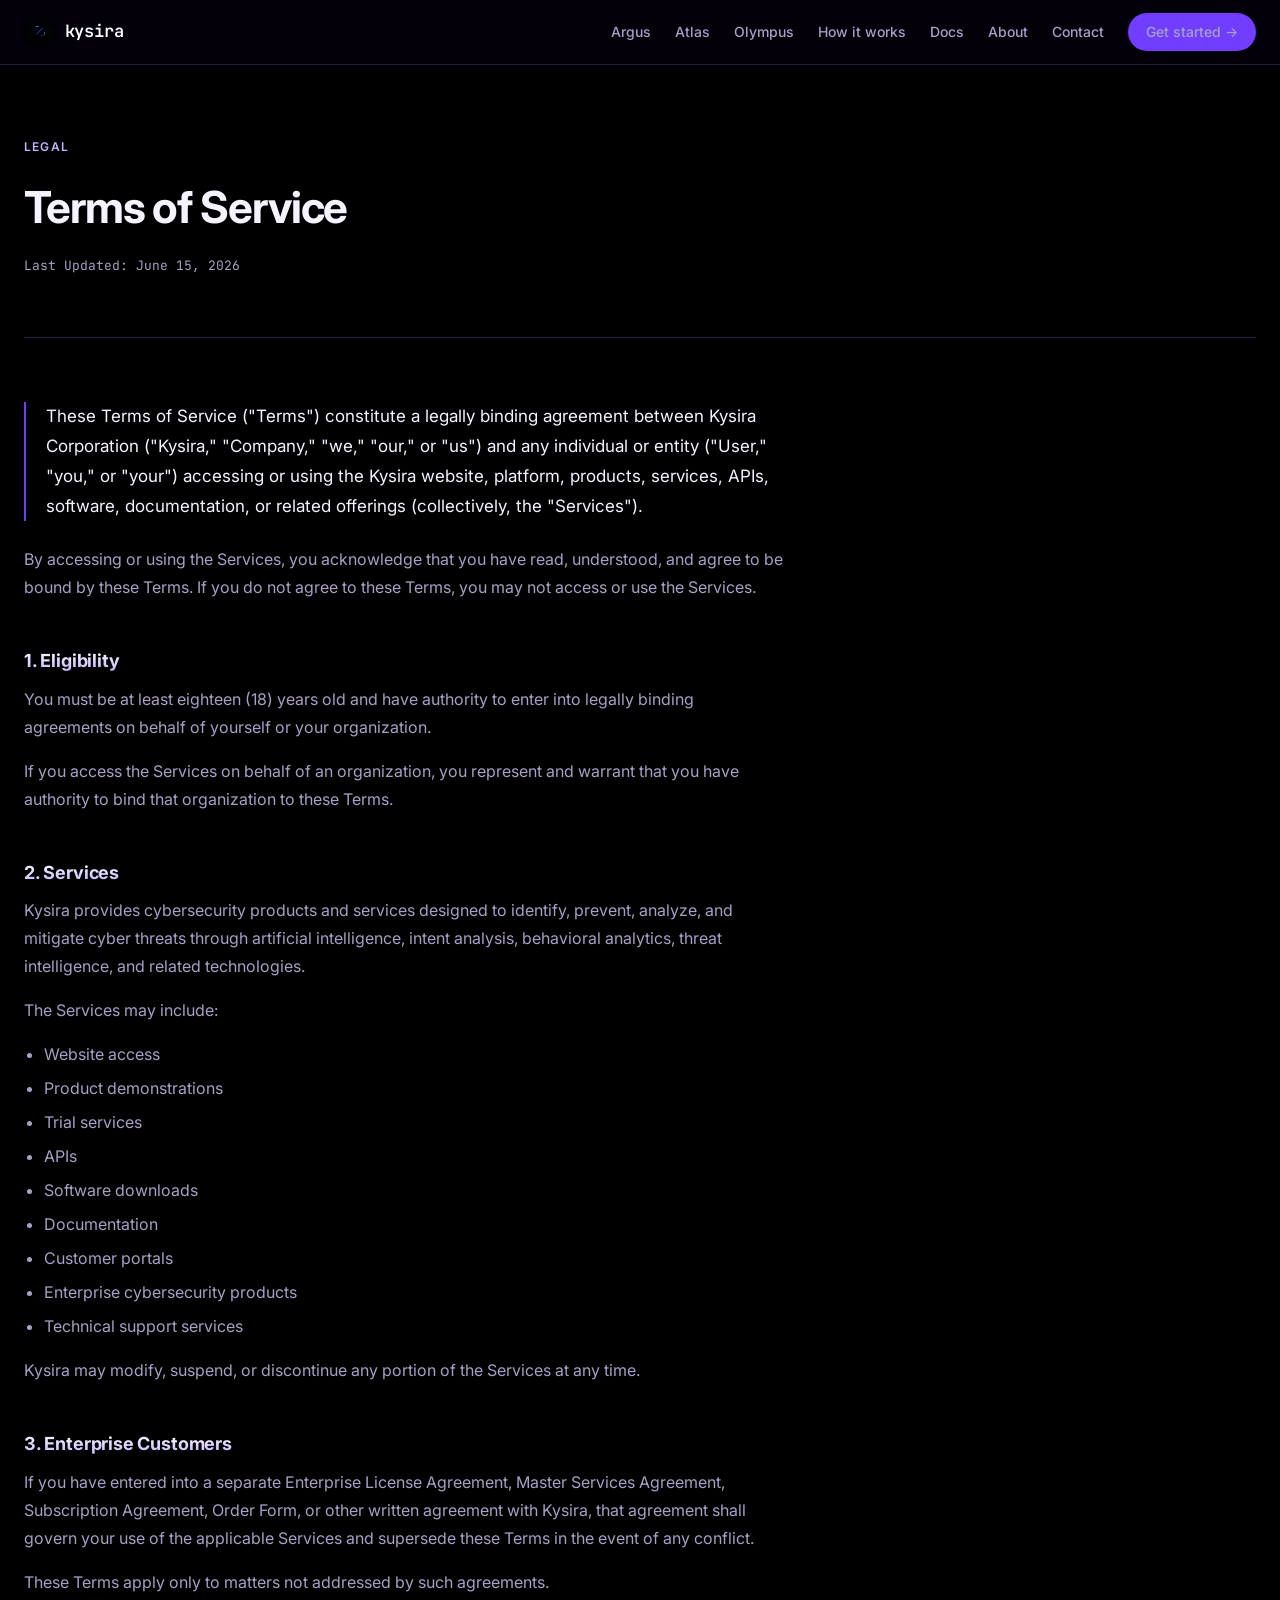
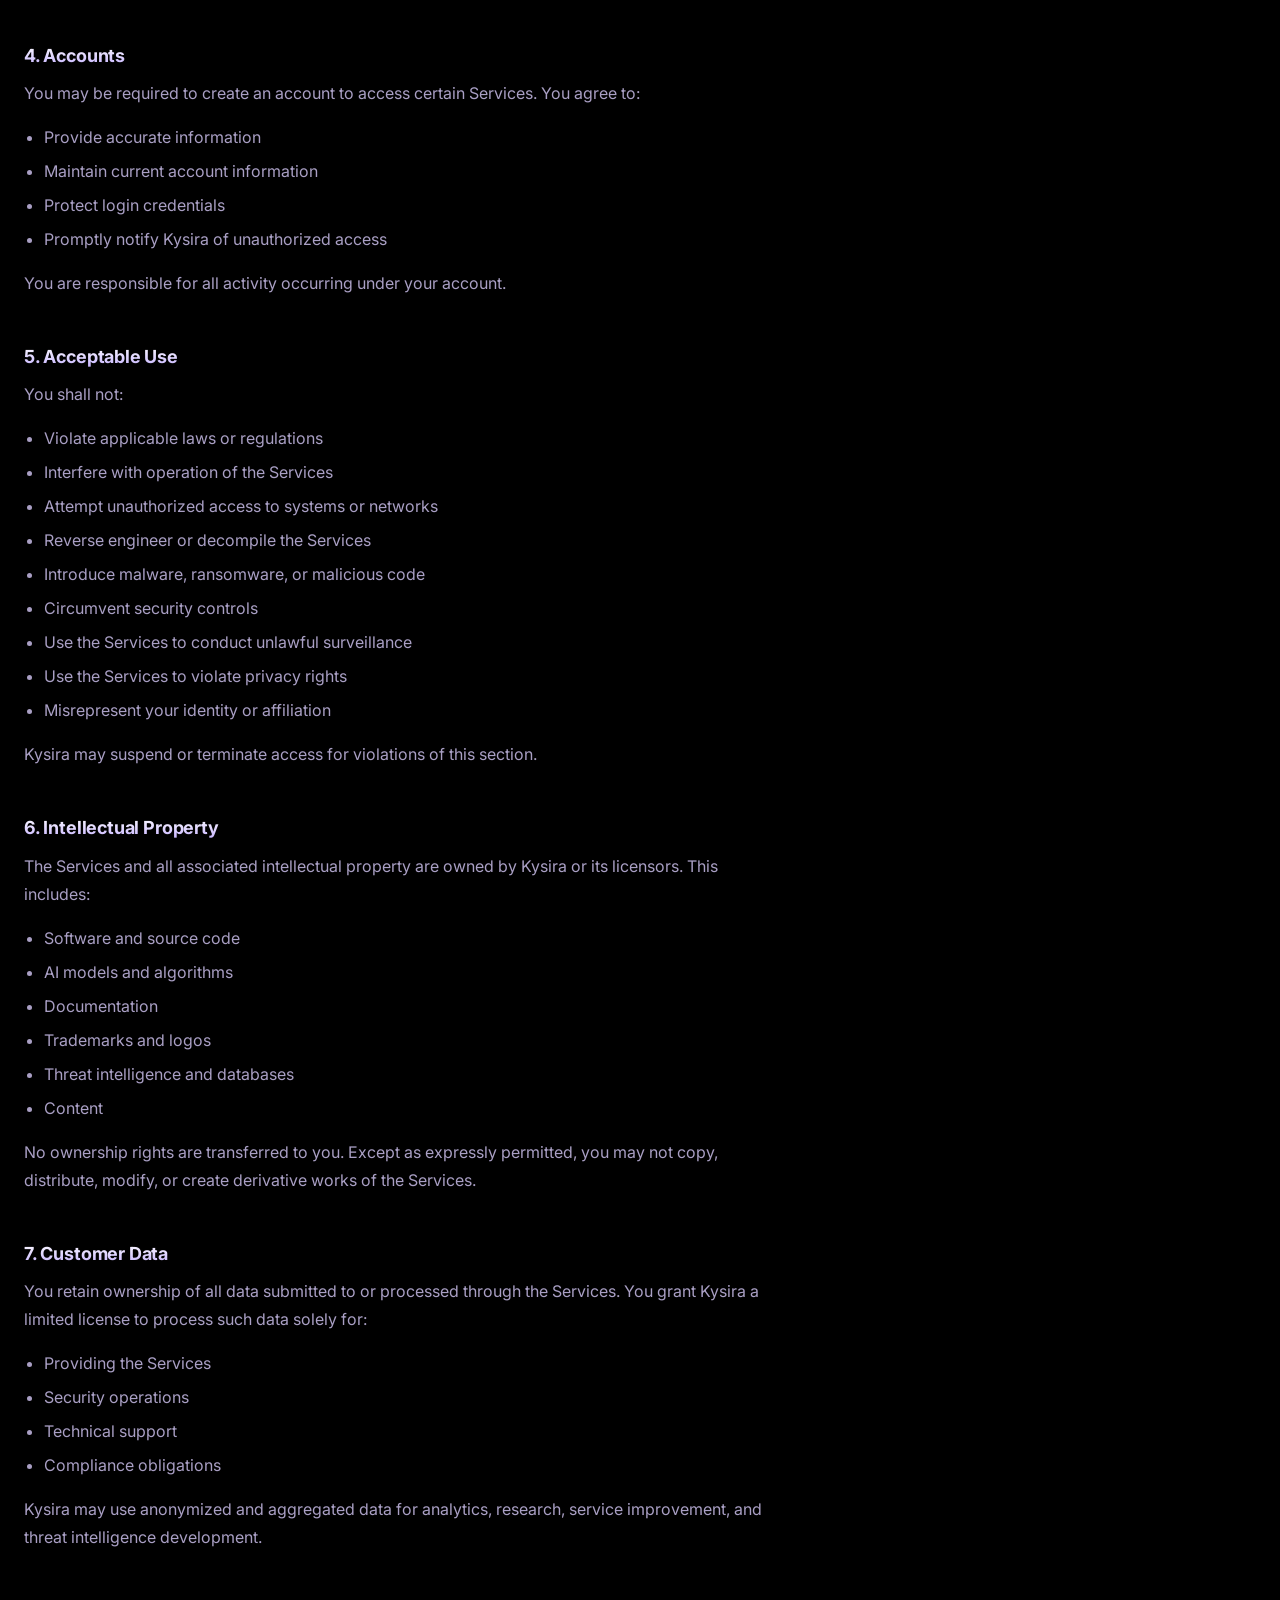
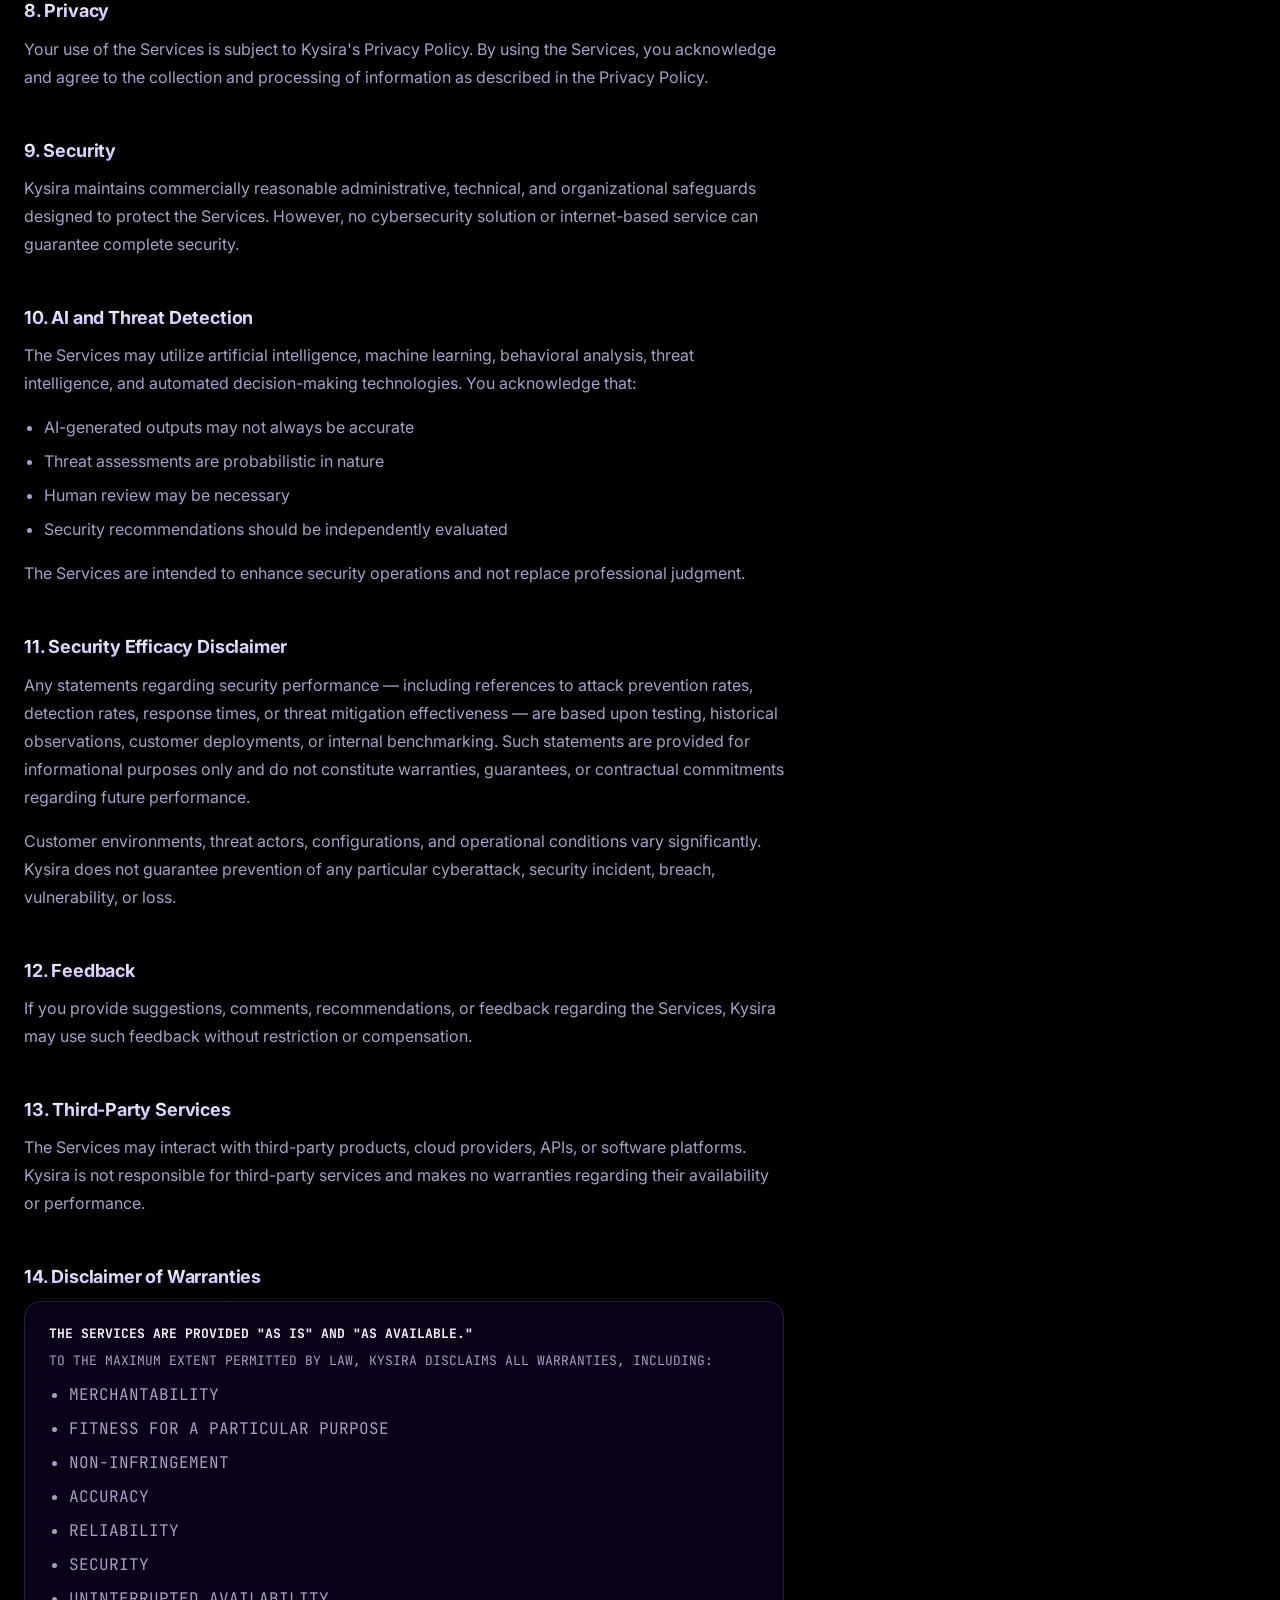
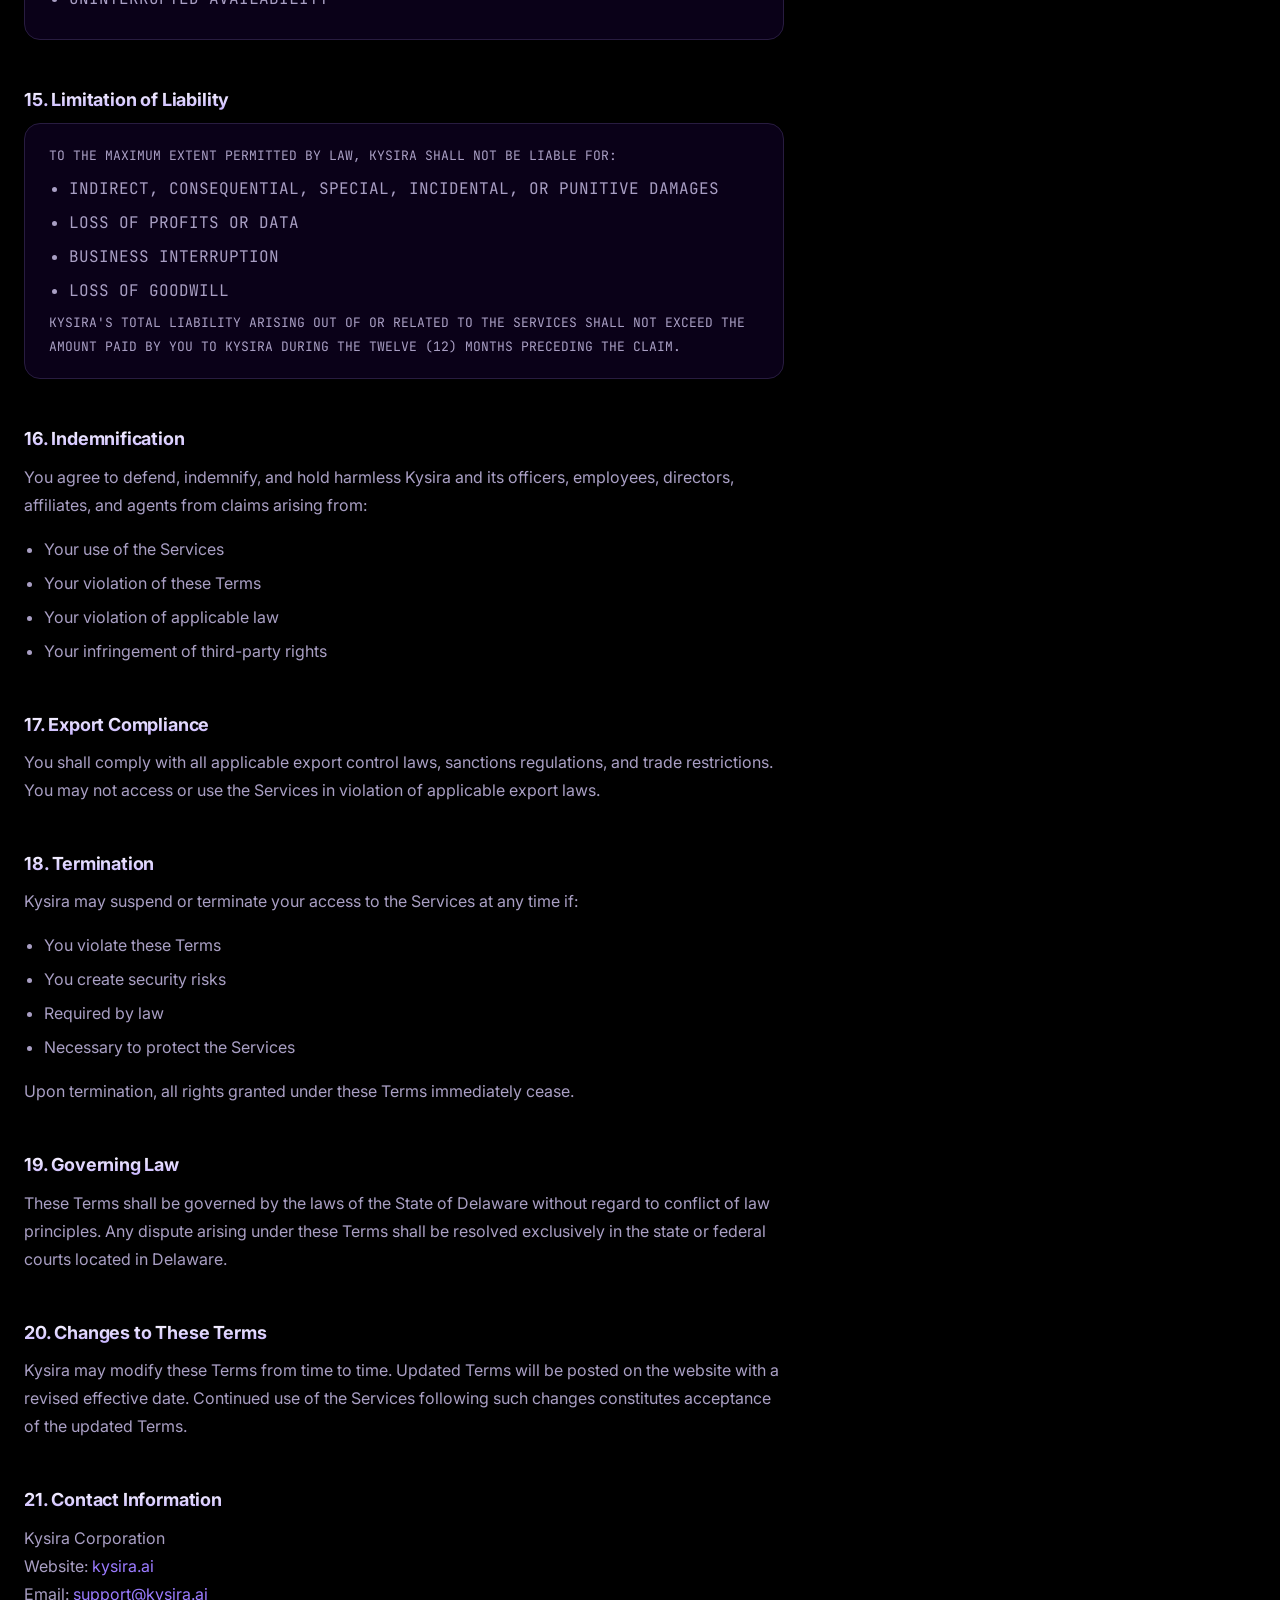
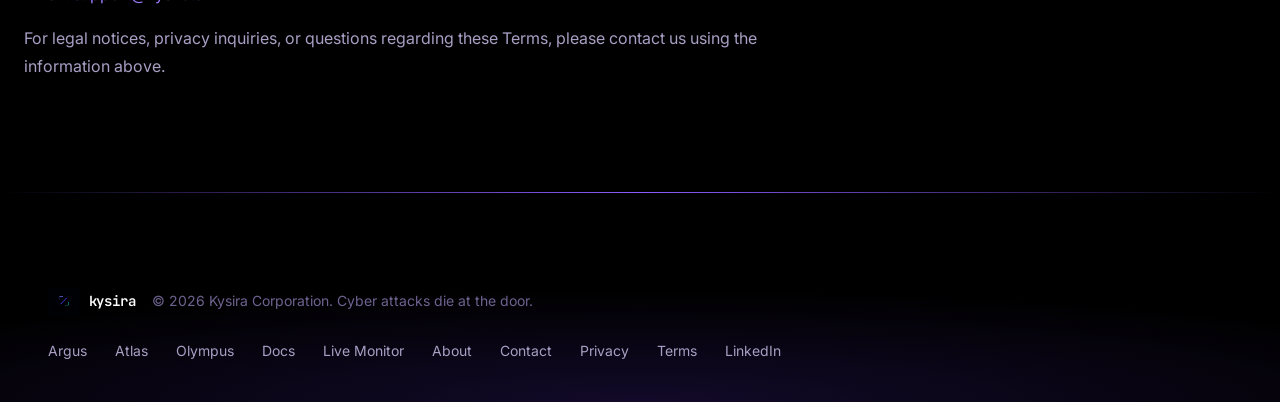
<file: terms.html>
<!doctype html>
<html lang="en">
<head>
<meta charset="utf-8" />
<meta name="viewport" content="width=device-width,initial-scale=1" />
<title>Terms of Service — Kysira</title>
<meta name="description" content="Kysira Terms of Service." />
<meta name="theme-color" content="#000000" />

<link rel="preconnect" href="https://fonts.googleapis.com">
<link rel="preconnect" href="https://fonts.gstatic.com" crossorigin>
<link href="https://fonts.googleapis.com/css2?family=Inter:wght@400;500;600;700&family=JetBrains+Mono:wght@400;500;600&display=swap" rel="stylesheet">
<link rel="stylesheet" href="assets/css/styles.css">

<style>
  .terms-header {
    padding: 72px 0 48px;
    border-bottom: 1px solid var(--border);
  }
  .terms-header h1 {
    font-size: clamp(28px, 4vw, 44px);
    font-weight: 700;
    letter-spacing: -0.025em;
    margin: 16px 0 12px;
  }
  .terms-date {
    font-family: var(--mono);
    font-size: 13px;
    color: var(--text-muted);
  }
  .terms-body {
    padding: 64px 0 96px;
    max-width: 760px;
  }
  .terms-body p {
    color: var(--text-muted);
    font-size: 16px;
    line-height: 1.75;
    margin: 0 0 16px;
  }
  .terms-body h2 {
    font-size: 18px;
    font-weight: 700;
    letter-spacing: -0.01em;
    margin: 48px 0 12px;
    color: var(--text);
  }
  .terms-body h2:first-child { margin-top: 0; }
  .terms-body ul {
    margin: 0 0 16px;
    padding-left: 20px;
    color: var(--text-muted);
    font-size: 16px;
    line-height: 1.75;
  }
  .terms-body ul li { margin-bottom: 6px; }
  .terms-body .disclaimer {
    font-family: var(--mono);
    font-size: 13px;
    color: var(--text-muted);
    background: var(--bg-panel);
    border: 1px solid var(--border);
    border-radius: 16px;
    padding: 20px 24px;
    line-height: 1.8;
    margin: 0 0 16px;
  }
  .terms-body .disclaimer ul {
    margin: 8px 0 0;
  }
  .terms-body .disclaimer strong {
    color: var(--text);
    display: block;
    margin-bottom: 4px;
  }
  .terms-intro {
    font-size: 17px !important;
    color: var(--text) !important;
    border-left: 2px solid var(--brand);
    padding-left: 20px;
    margin-bottom: 24px !important;
  }
</style>
</head>

<!-- Google tag (gtag.js) -->
<script async src="https://www.googletagmanager.com/gtag/js?id=G-09EENK375X"></script>
<script>
  window.dataLayer = window.dataLayer || [];
  function gtag(){dataLayer.push(arguments);}
  gtag('js', new Date());
  gtag('config', 'G-09EENK375X');
</script>
<body>

<nav class="top">
  <div class="wrap">
    <a class="brand" href="/">
      <img src="assets/images/kysira-logo.png" alt="" class="brand-logo" aria-hidden="true" />
      kysira
    </a>
    <div class="links">
      <a href="/argus.html">Argus</a>
      <a href="/atlas.html">Atlas</a>
      <a href="/olympus.html">Olympus</a>
      <a href="/#how">How it works</a>
      <a href="https://docs.kysira.ai" target="_blank" rel="noopener">Docs</a>
      <a href="/about.html">About</a>
      <a href="/contact.html">Contact</a>
      <a class="cta" href="https://app.kysira.ai/register" target="_blank" rel="noopener">Get started →</a>
    </div>
  </div>
</nav>

<div class="wrap">
  <div class="terms-header">
    <div class="section-eyebrow">Legal</div>
    <h1>Terms of Service</h1>
    <p class="terms-date">Last Updated: June 15, 2026</p>
  </div>

  <div class="terms-body">
    <p class="terms-intro">These Terms of Service ("Terms") constitute a legally binding agreement between Kysira Corporation ("Kysira," "Company," "we," "our," or "us") and any individual or entity ("User," "you," or "your") accessing or using the Kysira website, platform, products, services, APIs, software, documentation, or related offerings (collectively, the "Services").</p>

    <p>By accessing or using the Services, you acknowledge that you have read, understood, and agree to be bound by these Terms. If you do not agree to these Terms, you may not access or use the Services.</p>

    <h2>1. Eligibility</h2>
    <p>You must be at least eighteen (18) years old and have authority to enter into legally binding agreements on behalf of yourself or your organization.</p>
    <p>If you access the Services on behalf of an organization, you represent and warrant that you have authority to bind that organization to these Terms.</p>

    <h2>2. Services</h2>
    <p>Kysira provides cybersecurity products and services designed to identify, prevent, analyze, and mitigate cyber threats through artificial intelligence, intent analysis, behavioral analytics, threat intelligence, and related technologies.</p>
    <p>The Services may include:</p>
    <ul>
      <li>Website access</li>
      <li>Product demonstrations</li>
      <li>Trial services</li>
      <li>APIs</li>
      <li>Software downloads</li>
      <li>Documentation</li>
      <li>Customer portals</li>
      <li>Enterprise cybersecurity products</li>
      <li>Technical support services</li>
    </ul>
    <p>Kysira may modify, suspend, or discontinue any portion of the Services at any time.</p>

    <h2>3. Enterprise Customers</h2>
    <p>If you have entered into a separate Enterprise License Agreement, Master Services Agreement, Subscription Agreement, Order Form, or other written agreement with Kysira, that agreement shall govern your use of the applicable Services and supersede these Terms in the event of any conflict.</p>
    <p>These Terms apply only to matters not addressed by such agreements.</p>

    <h2>4. Accounts</h2>
    <p>You may be required to create an account to access certain Services. You agree to:</p>
    <ul>
      <li>Provide accurate information</li>
      <li>Maintain current account information</li>
      <li>Protect login credentials</li>
      <li>Promptly notify Kysira of unauthorized access</li>
    </ul>
    <p>You are responsible for all activity occurring under your account.</p>

    <h2>5. Acceptable Use</h2>
    <p>You shall not:</p>
    <ul>
      <li>Violate applicable laws or regulations</li>
      <li>Interfere with operation of the Services</li>
      <li>Attempt unauthorized access to systems or networks</li>
      <li>Reverse engineer or decompile the Services</li>
      <li>Introduce malware, ransomware, or malicious code</li>
      <li>Circumvent security controls</li>
      <li>Use the Services to conduct unlawful surveillance</li>
      <li>Use the Services to violate privacy rights</li>
      <li>Misrepresent your identity or affiliation</li>
    </ul>
    <p>Kysira may suspend or terminate access for violations of this section.</p>

    <h2>6. Intellectual Property</h2>
    <p>The Services and all associated intellectual property are owned by Kysira or its licensors. This includes:</p>
    <ul>
      <li>Software and source code</li>
      <li>AI models and algorithms</li>
      <li>Documentation</li>
      <li>Trademarks and logos</li>
      <li>Threat intelligence and databases</li>
      <li>Content</li>
    </ul>
    <p>No ownership rights are transferred to you. Except as expressly permitted, you may not copy, distribute, modify, or create derivative works of the Services.</p>

    <h2>7. Customer Data</h2>
    <p>You retain ownership of all data submitted to or processed through the Services. You grant Kysira a limited license to process such data solely for:</p>
    <ul>
      <li>Providing the Services</li>
      <li>Security operations</li>
      <li>Technical support</li>
      <li>Compliance obligations</li>
    </ul>
    <p>Kysira may use anonymized and aggregated data for analytics, research, service improvement, and threat intelligence development.</p>

    <h2>8. Privacy</h2>
    <p>Your use of the Services is subject to Kysira's Privacy Policy. By using the Services, you acknowledge and agree to the collection and processing of information as described in the Privacy Policy.</p>

    <h2>9. Security</h2>
    <p>Kysira maintains commercially reasonable administrative, technical, and organizational safeguards designed to protect the Services. However, no cybersecurity solution or internet-based service can guarantee complete security.</p>

    <h2>10. AI and Threat Detection</h2>
    <p>The Services may utilize artificial intelligence, machine learning, behavioral analysis, threat intelligence, and automated decision-making technologies. You acknowledge that:</p>
    <ul>
      <li>AI-generated outputs may not always be accurate</li>
      <li>Threat assessments are probabilistic in nature</li>
      <li>Human review may be necessary</li>
      <li>Security recommendations should be independently evaluated</li>
    </ul>
    <p>The Services are intended to enhance security operations and not replace professional judgment.</p>

    <h2>11. Security Efficacy Disclaimer</h2>
    <p>Any statements regarding security performance — including references to attack prevention rates, detection rates, response times, or threat mitigation effectiveness — are based upon testing, historical observations, customer deployments, or internal benchmarking. Such statements are provided for informational purposes only and do not constitute warranties, guarantees, or contractual commitments regarding future performance.</p>
    <p>Customer environments, threat actors, configurations, and operational conditions vary significantly. Kysira does not guarantee prevention of any particular cyberattack, security incident, breach, vulnerability, or loss.</p>

    <h2>12. Feedback</h2>
    <p>If you provide suggestions, comments, recommendations, or feedback regarding the Services, Kysira may use such feedback without restriction or compensation.</p>

    <h2>13. Third-Party Services</h2>
    <p>The Services may interact with third-party products, cloud providers, APIs, or software platforms. Kysira is not responsible for third-party services and makes no warranties regarding their availability or performance.</p>

    <h2>14. Disclaimer of Warranties</h2>
    <div class="disclaimer">
      <strong>THE SERVICES ARE PROVIDED "AS IS" AND "AS AVAILABLE."</strong>
      TO THE MAXIMUM EXTENT PERMITTED BY LAW, KYSIRA DISCLAIMS ALL WARRANTIES, INCLUDING:
      <ul>
        <li>MERCHANTABILITY</li>
        <li>FITNESS FOR A PARTICULAR PURPOSE</li>
        <li>NON-INFRINGEMENT</li>
        <li>ACCURACY</li>
        <li>RELIABILITY</li>
        <li>SECURITY</li>
        <li>UNINTERRUPTED AVAILABILITY</li>
      </ul>
    </div>

    <h2>15. Limitation of Liability</h2>
    <div class="disclaimer">
      TO THE MAXIMUM EXTENT PERMITTED BY LAW, KYSIRA SHALL NOT BE LIABLE FOR:
      <ul>
        <li>INDIRECT, CONSEQUENTIAL, SPECIAL, INCIDENTAL, OR PUNITIVE DAMAGES</li>
        <li>LOSS OF PROFITS OR DATA</li>
        <li>BUSINESS INTERRUPTION</li>
        <li>LOSS OF GOODWILL</li>
      </ul>
      KYSIRA'S TOTAL LIABILITY ARISING OUT OF OR RELATED TO THE SERVICES SHALL NOT EXCEED THE AMOUNT PAID BY YOU TO KYSIRA DURING THE TWELVE (12) MONTHS PRECEDING THE CLAIM.
    </div>

    <h2>16. Indemnification</h2>
    <p>You agree to defend, indemnify, and hold harmless Kysira and its officers, employees, directors, affiliates, and agents from claims arising from:</p>
    <ul>
      <li>Your use of the Services</li>
      <li>Your violation of these Terms</li>
      <li>Your violation of applicable law</li>
      <li>Your infringement of third-party rights</li>
    </ul>

    <h2>17. Export Compliance</h2>
    <p>You shall comply with all applicable export control laws, sanctions regulations, and trade restrictions. You may not access or use the Services in violation of applicable export laws.</p>

    <h2>18. Termination</h2>
    <p>Kysira may suspend or terminate your access to the Services at any time if:</p>
    <ul>
      <li>You violate these Terms</li>
      <li>You create security risks</li>
      <li>Required by law</li>
      <li>Necessary to protect the Services</li>
    </ul>
    <p>Upon termination, all rights granted under these Terms immediately cease.</p>

    <h2>19. Governing Law</h2>
    <p>These Terms shall be governed by the laws of the State of Delaware without regard to conflict of law principles. Any dispute arising under these Terms shall be resolved exclusively in the state or federal courts located in Delaware.</p>

    <h2>20. Changes to These Terms</h2>
    <p>Kysira may modify these Terms from time to time. Updated Terms will be posted on the website with a revised effective date. Continued use of the Services following such changes constitutes acceptance of the updated Terms.</p>

    <h2>21. Contact Information</h2>
    <p>Kysira Corporation<br>
    Website: <a href="https://kysira.ai">kysira.ai</a><br>
    Email: <a href="mailto:support@kysira.ai">support@kysira.ai</a></p>
    <p>For legal notices, privacy inquiries, or questions regarding these Terms, please contact us using the information above.</p>
  </div>
</div>

<footer>
  <div class="wrap">
    <div class="left">
      <a class="brand" href="/">
        <img src="assets/images/kysira-logo.png" alt="" class="brand-logo" aria-hidden="true" />
        kysira
      </a>
      <span class="copy">© 2026 Kysira Corporation. Cyber attacks die at the door.</span>
    </div>
    <div>
      <a href="/argus.html">Argus</a>
      <a href="/atlas.html">Atlas</a>
      <a href="/olympus.html">Olympus</a>
      <a href="https://docs.kysira.ai" target="_blank" rel="noopener">Docs</a>
      <a href="https://live.kysira.ai" target="_blank" rel="noopener">Live Monitor</a>
      <a href="/about.html">About</a>
      <a href="/contact.html">Contact</a>
      <a href="/privacy.html">Privacy</a>
      <a href="/terms.html">Terms</a>
      <a href="https://www.linkedin.com/company/kysira/" target="_blank" rel="noopener">LinkedIn</a>
    </div>
  </div>
</footer>

</body>
</html>
</file>
<file: assets/css/styles.css>
/* ═══════════════════════════════════════════════════════════════════════════
   Kysira marketing site — TypeUI · Astra (dark-first violet)
   Surface #000000 · raised panels #0A0118 · brand #713DFF (bloom #8B5CFF)
   Pill buttons · 24px cards · Inter body · gradient marketing headings ·
   hero/footer violet glow + faint grid · center-lit glowing section dividers.
   ═══════════════════════════════════════════════════════════════════════════ */
:root {
  --bg: #000000;              /* page surface (neutral-secondary-soft) */
  --bg-elev: #0A0118;         /* raised panel (neutral-primary) */
  --bg-panel: #0A0118;        /* card fill */
  --bg-panel-2: #160A2E;      /* raised-further (menus, insets) */
  --border: #281C40;          /* default border */
  --border-strong: #3A2C57;   /* default-medium */
  --text: #F5F3FF;            /* light lavender-white */
  --heading: #FFFFFF;
  --text-muted: #A99FC4;      /* muted lavender-gray body */
  --text-dim: #6E6390;
  --brand: #713DFF;           /* violet brand */
  --brand-medium: #8B5CFF;    /* bloom-up / bright */
  --fg-brand: #9B7BFF;        /* links */
  --fg-brand-strong: #C4B0FF; /* gradient heading base */
  --success: #34D399;         /* real state only */
  --success-dim: #0F5C43;
  --danger: #F0616D;
  --danger-dim: #7A1F2C;
  --amber: #FFB84D;
  --max: 1280px;              /* Astra section max-width */
  --mono: "JetBrains Mono", ui-monospace, SFMono-Regular, Menlo, Consolas, monospace;
  --sans: "Inter", system-ui, -apple-system, "Segoe UI", Roboto, sans-serif;
}

* { box-sizing: border-box; }
html, body { margin: 0; padding: 0; }
html { scroll-behavior: smooth; }
body {
  background: var(--bg);
  color: var(--text);
  font-family: var(--sans);
  font-size: 16px;
  line-height: 1.6;
  -webkit-font-smoothing: antialiased;
}
a { color: var(--fg-brand); text-decoration: none; }
a:hover { color: var(--brand-medium); }
::selection { background: rgba(113,61,255,0.35); color: #fff; }

.wrap { max-width: var(--max); margin: 0 auto; padding: 0 24px; }

/* Marketing gradient heading — white → light lavender, clipped to glyphs.
   Solid fallback via color for renderers without background-clip:text. */
.grad-heading {
  color: var(--heading);
  background: linear-gradient(180deg, #FFFFFF 0%, var(--fg-brand-strong) 100%);
  -webkit-background-clip: text;
  background-clip: text;
  -webkit-text-fill-color: transparent;
}

/* ---------- Nav ---------- */
nav.top {
  position: sticky; top: 0; z-index: 50;
  background: rgba(5,1,14,0.72);
  backdrop-filter: saturate(140%) blur(14px);
  -webkit-backdrop-filter: saturate(140%) blur(14px);
  border-bottom: 1px solid var(--border);
}
nav.top .wrap {
  display: flex; align-items: center; justify-content: space-between;
  height: 64px;
}
.brand {
  display: flex; align-items: center; gap: 10px;
  font-family: var(--mono); font-weight: 600; font-size: 17px;
  color: var(--heading); letter-spacing: -0.01em;
}
.brand:hover { color: var(--heading); }
.brand-logo { height: 28px; width: auto; display: block; }
/* Nav links are text links: no bg, no underline — only lighten on hover, 24px apart */
nav.top .links { display: flex; gap: 24px; align-items: center; }
nav.top .links a {
  color: var(--text-muted); font-size: 14px; font-weight: 500;
}
nav.top .links a:hover { color: var(--heading); }
nav.top .cta {
  background: var(--brand); color: #fff;
  padding: 8px 18px; border-radius: 999px;
  font-weight: 600; font-size: 14px;
  transition: background 0.15s ease;
}
nav.top .cta:hover { background: var(--brand-medium); color: #fff; }
@media (max-width: 640px) {
  nav.top .links a:not(.cta) { display: none; }
}

/* ---------- Shared: pill buttons ---------- */
.btn {
  display: inline-flex; align-items: center; gap: 6px;
  padding: 13px 26px; border-radius: 999px;
  font-weight: 600; font-size: 16px;
  border: 2px solid transparent;
  transition: transform 0.08s ease, background 0.16s ease,
              border-color 0.16s ease, color 0.16s ease;
}
.btn:hover { transform: translateY(-1px); }
.btn-primary { background: var(--brand); color: #fff; }
.btn-primary:hover { background: var(--brand-medium); color: #fff; } /* bloom-up */
.btn-ghost {
  background: transparent; color: var(--text);
  border-color: var(--border-strong);
}
.btn-ghost:hover { border-color: var(--brand); color: var(--heading); }

/* ---------- Hero (owns its own vertical rhythm; signature backdrop) ---------- */
section.hero {
  padding: 120px 0 104px;
  position: relative; overflow: hidden;
}
/* Layer 1: radial violet brand glow, top-centre */
section.hero::before {
  content: ""; position: absolute; inset: 0; z-index: 0; pointer-events: none;
  background: radial-gradient(120% 80% at 50% 0%, rgba(113,61,255,0.20), transparent 60%);
}
/* Layer 2: faint 64px grid, masked to fade out toward the edges */
section.hero::after {
  content: ""; position: absolute; inset: 0; z-index: 0; pointer-events: none;
  background-image:
    linear-gradient(rgba(46,33,71,0.5) 1px, transparent 1px),
    linear-gradient(90deg, rgba(46,33,71,0.5) 1px, transparent 1px);
  background-size: 64px 64px;
  -webkit-mask-image: radial-gradient(80% 60% at 50% 0%, #000 0%, transparent 70%);
  mask-image: radial-gradient(80% 60% at 50% 0%, #000 0%, transparent 70%);
}
section.hero .wrap { position: relative; z-index: 1; }

.eyebrow {
  display: inline-flex; align-items: center; gap: 8px;
  font-size: 12px; font-weight: 600;
  color: var(--fg-brand-strong); letter-spacing: 0.08em; text-transform: uppercase;
  padding: 6px 14px; border-radius: 999px;
  background: rgba(113,61,255,0.10);
  border: 1px solid rgba(113,61,255,0.30);
}
.eyebrow::before {
  content: ""; width: 6px; height: 6px; border-radius: 50%;
  background: var(--brand); box-shadow: 0 0 10px var(--brand);
}
h1.headline {
  font-size: clamp(44px, 6vw, 72px);
  line-height: 1.0; letter-spacing: -0.025em; font-weight: 700;
  margin: 24px 0 20px; max-width: 1024px;
  color: var(--heading);
  background: linear-gradient(180deg, #FFFFFF 0%, var(--fg-brand-strong) 100%);
  -webkit-background-clip: text; background-clip: text;
  -webkit-text-fill-color: transparent;
}
/* Highlighted phrase gets a solid violet fill + glow inside the gradient heading */
h1.headline em {
  font-style: normal;
  -webkit-text-fill-color: var(--brand);
  color: var(--brand);
  text-shadow: 0 0 28px rgba(113,61,255,0.45);
}
.etymology {
  font-size: 13px;
  color: var(--text-dim);
  letter-spacing: 0.03em;
  margin: -4px 0 28px;
  font-family: var(--mono);
}
.etymology em { font-style: italic; color: var(--text-muted); }
.lede {
  font-size: clamp(17px, 1.6vw, 20px);
  color: var(--text-muted); max-width: 640px; margin: 0 0 36px;
}
.lede strong { color: var(--heading); font-weight: 600; }
.hero-cta { display: flex; gap: 14px; flex-wrap: wrap; }

.hero-grid {
  display: grid;
  grid-template-columns: minmax(0, 1.05fr) minmax(0, 0.95fr);
  gap: 56px; align-items: center;
}
@media (max-width: 900px) {
  .hero-grid { grid-template-columns: 1fr; gap: 40px; }
}

/* Hero terminal panel — raised card, 24px radius, subtle border */
.terminal {
  background: var(--bg-panel);
  border: 1px solid var(--border-strong);
  border-radius: 24px;
  overflow: hidden;
  box-shadow: 0 40px 90px -30px rgba(0,0,0,0.8),
              0 0 0 1px rgba(113,61,255,0.08);
  font-family: var(--mono);
  font-size: 13px;
  line-height: 1.7;
}
.term-bar {
  background: var(--bg-panel-2);
  padding: 10px 14px;
  border-bottom: 1px solid var(--border);
  display: flex; align-items: center; gap: 10px;
}
.term-dots { display: flex; gap: 6px; }
.term-dots span { width: 11px; height: 11px; border-radius: 50%; background: #2c2440; }
.term-dots span:nth-child(1) { background: #ff5f56; }
.term-dots span:nth-child(2) { background: #ffbd2e; }
.term-dots span:nth-child(3) { background: #27c93f; }
.term-title {
  color: var(--text-muted); font-size: 12px; margin-left: 8px;
  flex: 1; text-align: center;
}
.term-body { padding: 18px 20px 22px; min-height: 280px; }
.term-line { white-space: nowrap; overflow: hidden; text-overflow: ellipsis; }
.term-line .ts { color: var(--text-dim); margin-right: 10px; }
.term-line .ip { color: var(--fg-brand); margin-right: 10px; }
.term-line .method { color: var(--amber); margin-right: 8px; }
.term-line .path { color: var(--text); margin-right: 10px; }
.term-line .killed { color: var(--danger); font-weight: 600; }
.term-line .passed { color: var(--success); font-weight: 600; }
.term-line .ms { color: var(--text-muted); margin-left: 8px; }
.term-feed { display: flex; flex-direction: column; gap: 4px; }
.term-feed .row { opacity: 0; transform: translateY(6px); transition: all 0.3s ease; }
.term-feed .row.show { opacity: 1; transform: translateY(0); }
.term-prompt { color: var(--brand-medium); margin-top: 16px; }
.term-prompt::before { content: "$ "; color: var(--text-dim); }
.term-prompt .cur {
  display: inline-block; width: 8px; height: 14px;
  background: var(--brand-medium); vertical-align: -2px; margin-left: 2px;
  animation: blink 1s steps(2) infinite;
}
@keyframes blink { 50% { opacity: 0; } }

/* ---------- Center-lit glowing divider between stacked marketing sections ---------- */
section.stats, section.block, section.cta-band, footer { position: relative; }
section.stats::before,
section.block::before,
section.cta-band::before,
footer::before {
  content: ""; position: absolute; top: 0; left: 0; right: 0; height: 1px; z-index: 2;
  background: linear-gradient(90deg, transparent 0%, var(--brand-medium) 50%, transparent 100%);
  pointer-events: none;
}
/* the wide, short violet beam-bloom centred on the seam */
section.stats::after,
section.block::after,
section.cta-band::after {
  content: ""; position: absolute; top: 0; left: 50%; transform: translate(-50%, -50%);
  width: 46rem; height: 9rem; max-width: 90vw; z-index: 1; pointer-events: none;
  background: radial-gradient(ellipse at center, rgba(113,61,255,0.14), transparent 70%);
}

/* ---------- Stats strip ---------- */
section.stats { padding: 72px 0; }
.stat-grid { display: grid; grid-template-columns: repeat(4, 1fr); gap: 24px; }
@media (max-width: 720px) { .stat-grid { grid-template-columns: repeat(2, 1fr); } }
.stat .num {
  font-family: var(--mono);
  font-size: clamp(28px, 4vw, 44px);
  font-weight: 600;
  color: var(--brand-medium);
  letter-spacing: -0.02em;
  line-height: 1;
}
.stat .num small { color: var(--text-muted); font-size: 0.55em; margin-left: 4px; font-weight: 500; }
.stat .label {
  margin-top: 10px; color: var(--text-muted); font-size: 13px;
  text-transform: uppercase; letter-spacing: 0.06em;
}

/* ---------- Section common (112px symmetric rhythm; header ≤768px; gap ≥64px) ---------- */
section.block { padding: 112px 0; }
.section-eyebrow {
  font-size: 12px; font-weight: 600; color: var(--fg-brand-strong);
  letter-spacing: 0.1em; text-transform: uppercase; margin-bottom: 16px;
}
h2 {
  font-size: clamp(28px, 3.4vw, 40px);
  line-height: 1.3; letter-spacing: -0.02em;
  margin: 0 0 20px; font-weight: 700;
  max-width: 768px;
  color: var(--heading);
  background: linear-gradient(180deg, #FFFFFF 0%, var(--fg-brand-strong) 100%);
  -webkit-background-clip: text; background-clip: text;
  -webkit-text-fill-color: transparent;
}
.lead {
  font-size: 18px; color: var(--text-muted);
  max-width: 768px; margin: 0 0 64px;
}

/* ---------- Cards: shared raised-panel treatment ---------- */
.compare .col, .step, .why-card, details.qa, .testimonial {
  background: var(--bg-panel);
  border: 1px solid var(--border);
  border-radius: 24px;
  transition: border-color 0.2s ease, box-shadow 0.2s ease;
}
.step:hover, .why-card:hover {
  border-color: var(--border-strong);
  box-shadow: 0 0 0 1px rgba(113,61,255,0.10);
}

/* ---------- The problem ---------- */
.compare {
  display: grid; grid-template-columns: 1fr 80px 1fr; gap: 0;
  align-items: stretch; margin-top: 8px;
}
@media (max-width: 760px) {
  .compare { grid-template-columns: 1fr; }
  .compare .vs { display: none; }
}
.compare .col { padding: 32px 28px; display: flex; flex-direction: column; }
.compare .col.bad { border-color: rgba(240,97,109,0.28); }
.compare .col.good { border-color: rgba(52,211,153,0.28); }
.compare .col h3 {
  margin: 0 0 6px; font-size: 14px; font-weight: 600;
  text-transform: uppercase; letter-spacing: 0.08em;
}
.compare .col.bad h3 { color: var(--danger); }
.compare .col.good h3 { color: var(--success); }
.compare .big {
  font-family: var(--mono); font-size: clamp(36px, 5vw, 56px);
  font-weight: 600; letter-spacing: -0.02em; line-height: 1; margin: 12px 0 8px;
}
.compare .col.bad .big { color: var(--danger); }
.compare .col.good .big { color: var(--success); }
.compare .col p { margin: 6px 0 0; color: var(--text-muted); font-size: 16px; }
.compare .vs {
  display: flex; align-items: center; justify-content: center;
  color: var(--text-dim); font-family: var(--mono); font-size: 14px;
}

/* ---------- How it works ---------- */
.steps {
  display: grid; grid-template-columns: repeat(3, 1fr); gap: 24px;
  margin-top: 36px;
}
@media (max-width: 820px) { .steps { grid-template-columns: 1fr; } }
.step { padding: 28px; }
/* plain-word step label — no numbering (Astra forbids numbered eyebrows/steps) */
.step .num {
  font-size: 12px; font-weight: 600; color: var(--fg-brand-strong);
  letter-spacing: 0.1em; text-transform: uppercase;
}
.step h4 {
  margin: 10px 0 8px; font-size: 20px; font-weight: 600;
  letter-spacing: -0.01em; color: var(--heading);
}
.step p { margin: 0; color: var(--text-muted); font-size: 16px; }

/* ---------- Why teams switch ---------- */
.why-grid { display: grid; grid-template-columns: repeat(2, 1fr); gap: 16px; }
@media (max-width: 760px) { .why-grid { grid-template-columns: 1fr; } }
.why-card { padding: 28px; }
.why-card h4 {
  margin: 0 0 10px; font-size: 20px; font-weight: 600; color: var(--heading);
  display: flex; align-items: center; gap: 10px;
}
.why-card h4 .icon {
  display: inline-flex; align-items: center; justify-content: center;
  width: 28px; height: 28px; flex-shrink: 0;
  background: rgba(113,61,255,0.12); color: var(--fg-brand-strong);
  border-radius: 999px; font-size: 14px; font-family: var(--mono);
}
.why-card p { margin: 0; color: var(--text-muted); font-size: 16px; }

/* ---------- FAQ ---------- */
.faq { display: flex; flex-direction: column; gap: 12px; max-width: 820px; }
details.qa { padding: 20px 24px; }
details.qa[open] { border-color: var(--border-strong); }
details.qa summary {
  cursor: pointer; list-style: none;
  font-weight: 600; font-size: 16px;
  display: flex; justify-content: space-between; align-items: center;
  color: var(--heading);
}
details.qa summary::-webkit-details-marker { display: none; }
details.qa summary::after {
  content: "+"; font-family: var(--mono); color: var(--brand-medium);
  font-size: 22px; transition: transform 0.2s;
}
details.qa[open] summary::after { content: "\2212"; }
details.qa p {
  margin: 14px 0 0; color: var(--text-muted); font-size: 16px; line-height: 1.7;
}

/* ---------- CTA band (owns its glow; symmetric padding) ---------- */
section.cta-band {
  padding: 112px 0;
  text-align: center; overflow: hidden;
}
.cta-band h2 { margin: 0 auto 14px; }
.cta-band p { color: var(--text-muted); font-size: 18px; margin: 0 0 32px; }
.cta-band .btns { display: inline-flex; gap: 14px; flex-wrap: wrap; justify-content: center; }

/* ---------- Footer (violet glow + grid bookend; asymmetric padding) ---------- */
footer {
  padding: 96px 0 40px;   /* light bottom ≤ half the top */
  color: var(--text-dim);
  font-size: 14px;
  overflow: hidden;
}
footer::after {
  content: ""; position: absolute; inset: 0; z-index: 0; pointer-events: none;
  background:
    radial-gradient(120% 90% at 50% 100%, rgba(113,61,255,0.16), transparent 60%);
}
footer .wrap {
  position: relative; z-index: 1;
  display: flex; justify-content: space-between; align-items: center; gap: 24px;
  flex-wrap: wrap;
}
footer .brand { font-size: 14px; }
footer a { color: var(--text-muted); margin-left: 24px; }
footer a:hover { color: var(--heading); }
footer .left { display: flex; align-items: center; gap: 16px; flex-wrap: wrap; }
footer .copy { color: var(--text-dim); }

/* ---------- Testimonials (commented out in markup; kept in sync) ---------- */
.testimonials { display: grid; grid-template-columns: repeat(3, 1fr); gap: 16px; }
@media (max-width: 1100px) { .testimonials { grid-template-columns: repeat(2, 1fr); } }
@media (max-width: 640px) { .testimonials { grid-template-columns: 1fr; } }
.testimonial { padding: 28px; display: flex; flex-direction: column; gap: 20px; }
.testimonial .quote {
  margin: 0; color: var(--text); font-size: 16px; line-height: 1.75;
  font-style: italic; flex: 1;
}
.attr-name { font-weight: 600; font-size: 14px; color: var(--heading); }
.attr-role { font-size: 13px; color: var(--text-muted); margin-top: 3px; }

/* ---------- Product showcase (real screenshots) ---------- */
.showcase {
  margin: 40px 0 0;
  border: 1px solid var(--border);
  border-radius: 20px;
  overflow: hidden;
  background: var(--bg-panel);
  box-shadow: 0 30px 80px rgba(0,0,0,0.55);
}
.showcase img { display: block; width: 100%; height: auto; }
.showcase figcaption {
  font-family: var(--mono);
  font-size: 12px;
  color: var(--text-dim);
  letter-spacing: 0.04em;
  padding: 14px 18px;
  border-top: 1px solid var(--border);
  background: var(--bg-elev);
}
.showcase-links {
  display: flex; gap: 14px; flex-wrap: wrap; margin-top: 28px;
}

/* ---------- Trust strip ---------- */
.trust-grid {
  display: grid; grid-template-columns: repeat(auto-fit, minmax(220px, 1fr)); gap: 16px; margin-top: 36px;
}
@media (max-width: 560px) { .trust-grid { grid-template-columns: 1fr; } }
.trust-card {
  background: var(--bg-panel);
  border: 1px solid var(--border);
  border-radius: 24px;
  padding: 26px;
  display: flex; flex-direction: column; gap: 8px;
  transition: border-color 0.2s ease;
}
.trust-card:hover { border-color: var(--border-strong); }
.trust-card h4 { margin: 0; font-size: 17px; font-weight: 600; color: var(--heading); }
.trust-card p { margin: 0; color: var(--text-muted); font-size: 15px; line-height: 1.7; }
.trust-card a { font-size: 14px; font-weight: 500; margin-top: auto; padding-top: 8px; }

.pull-quote {
  margin: 24px 0 0;
  padding-left: 20px;
  border-left: 2px solid var(--brand);
  color: var(--heading);
  font-size: 18px;
  line-height: 1.6;
  font-style: italic;
}

/* Short product pages (argus / atlas / olympus) */
.page-header { padding: 72px 0 48px; border-bottom: 1px solid var(--border); }
.page-header h1 { font-size: clamp(28px, 4vw, 44px); font-weight: 700; letter-spacing: -0.025em; margin: 16px 0 14px; }
.page-header p { color: var(--text-muted); font-size: 18px; line-height: 1.7; margin: 0 0 28px; max-width: 680px; }
.page-header .btns { display: flex; gap: 14px; flex-wrap: wrap; }
.not-list { margin: 20px 0 0; padding-left: 18px; color: var(--text-muted); font-size: 16px; line-height: 1.8; max-width: 680px; }
</file>
